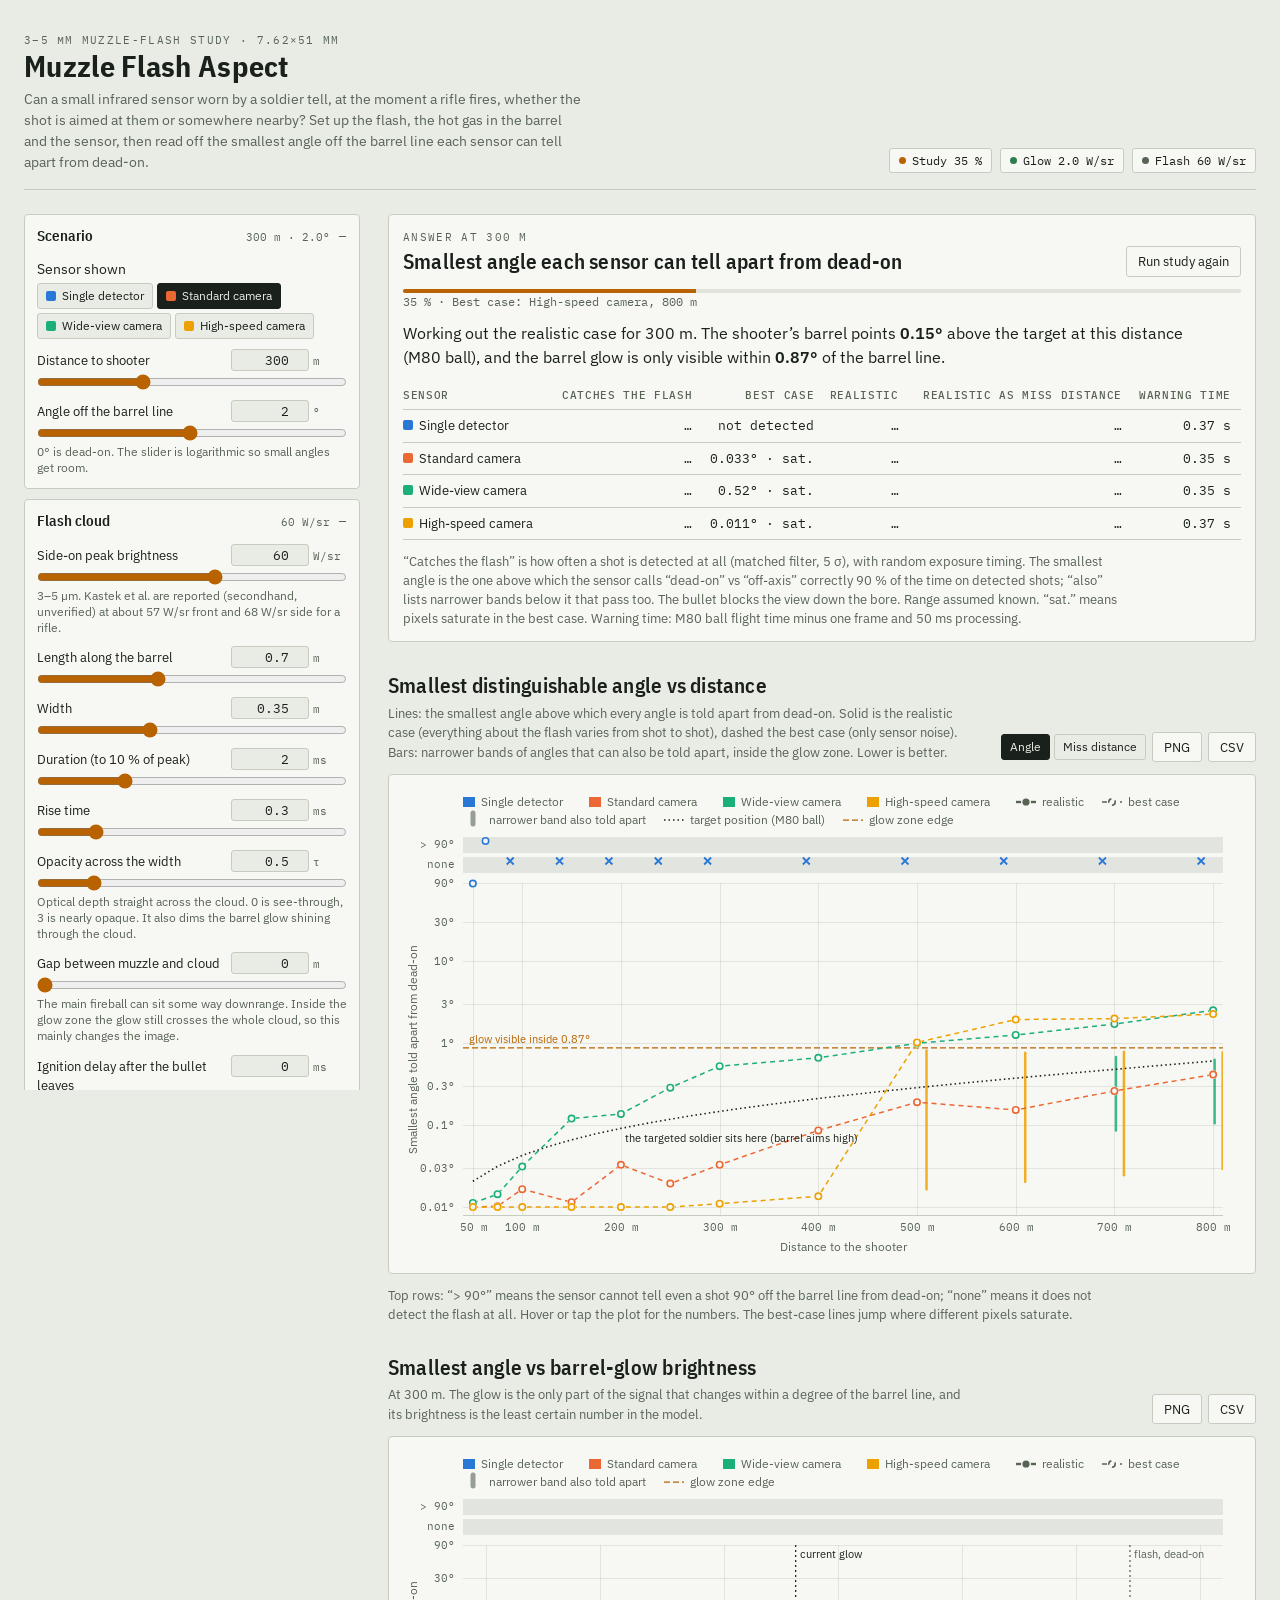
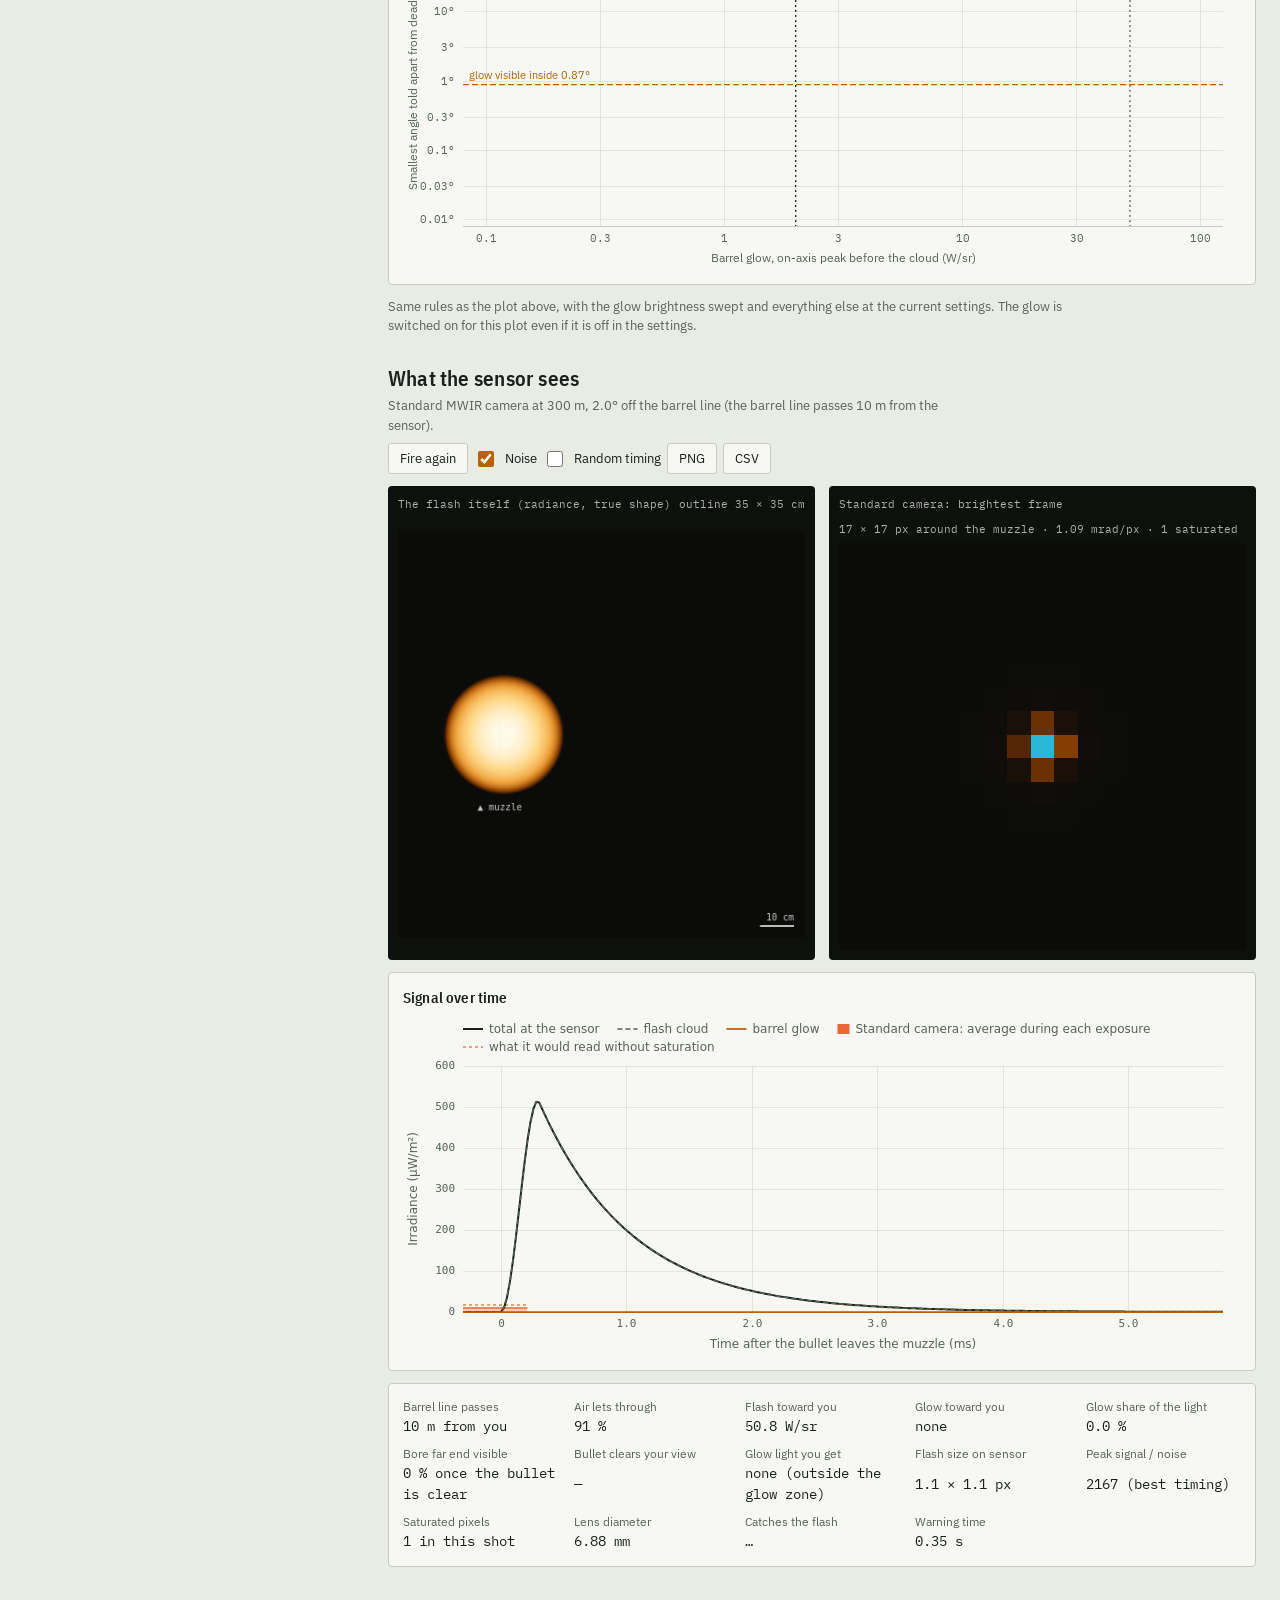
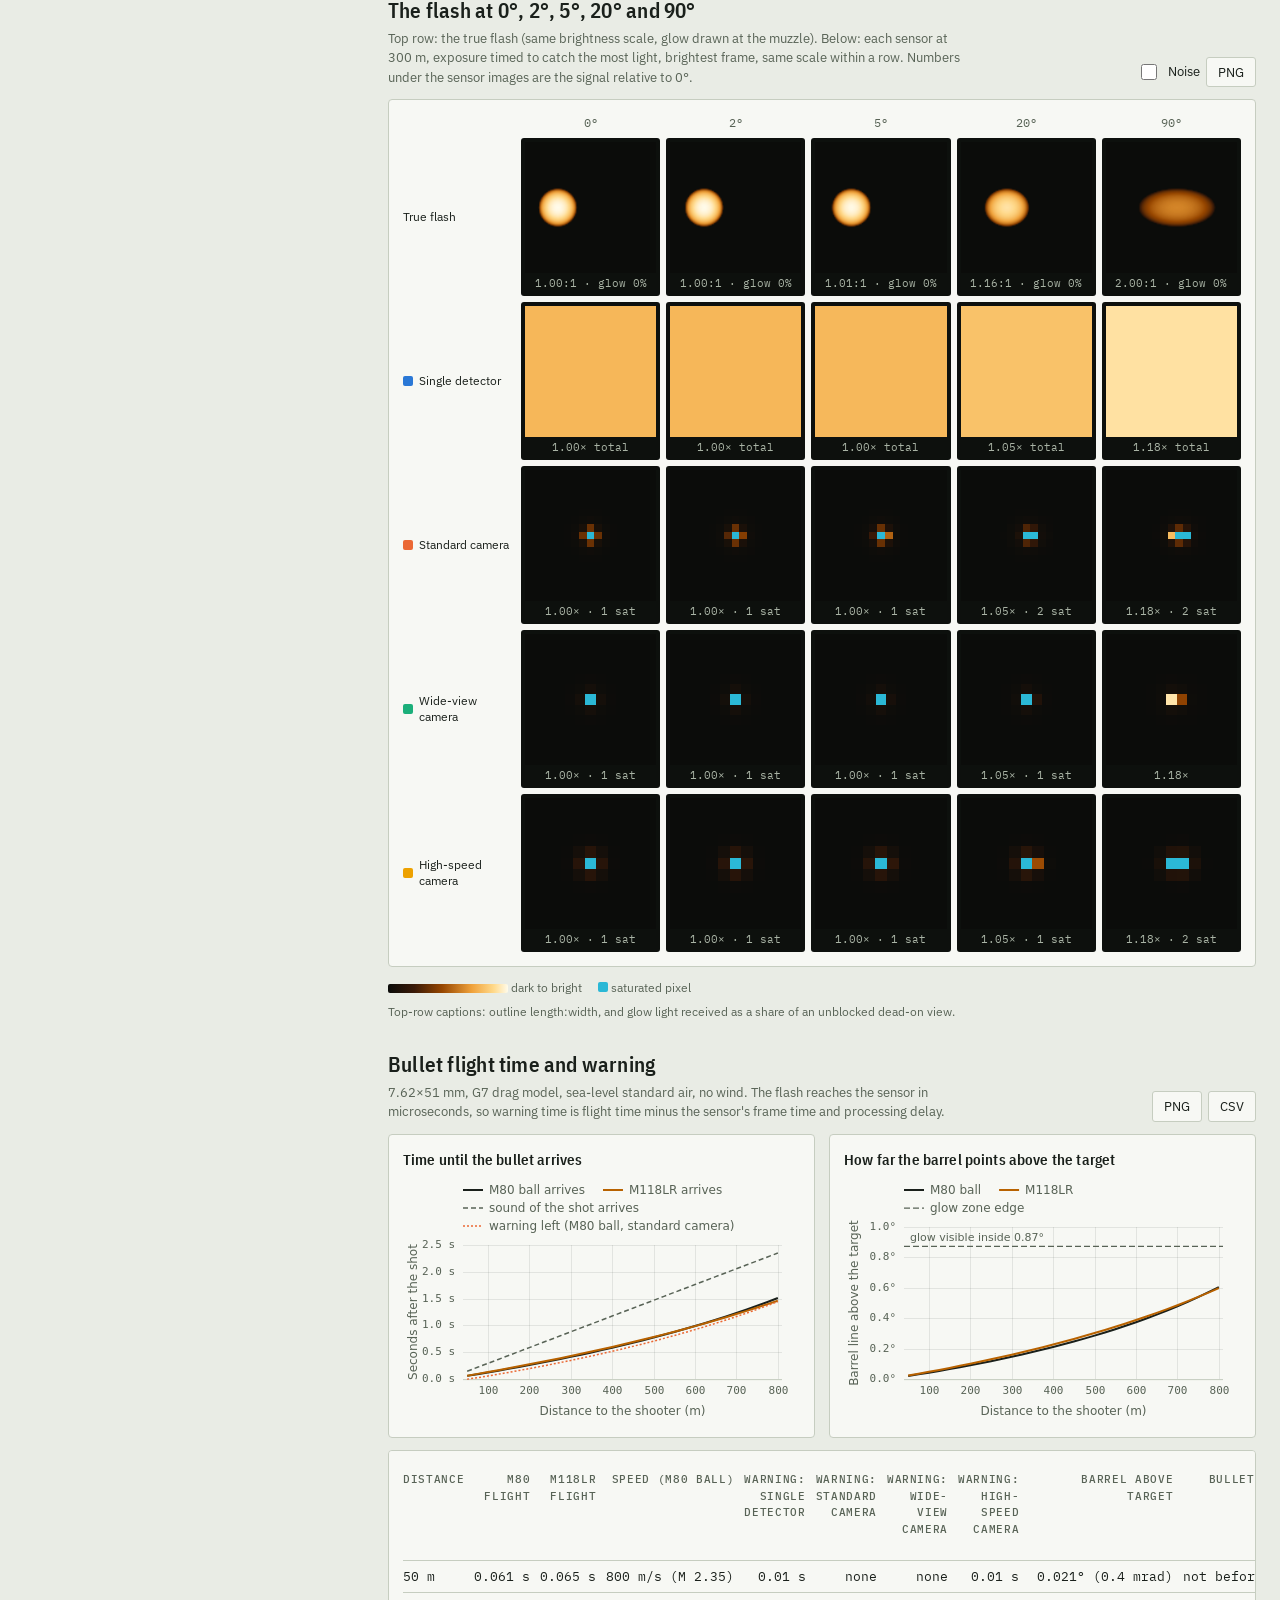
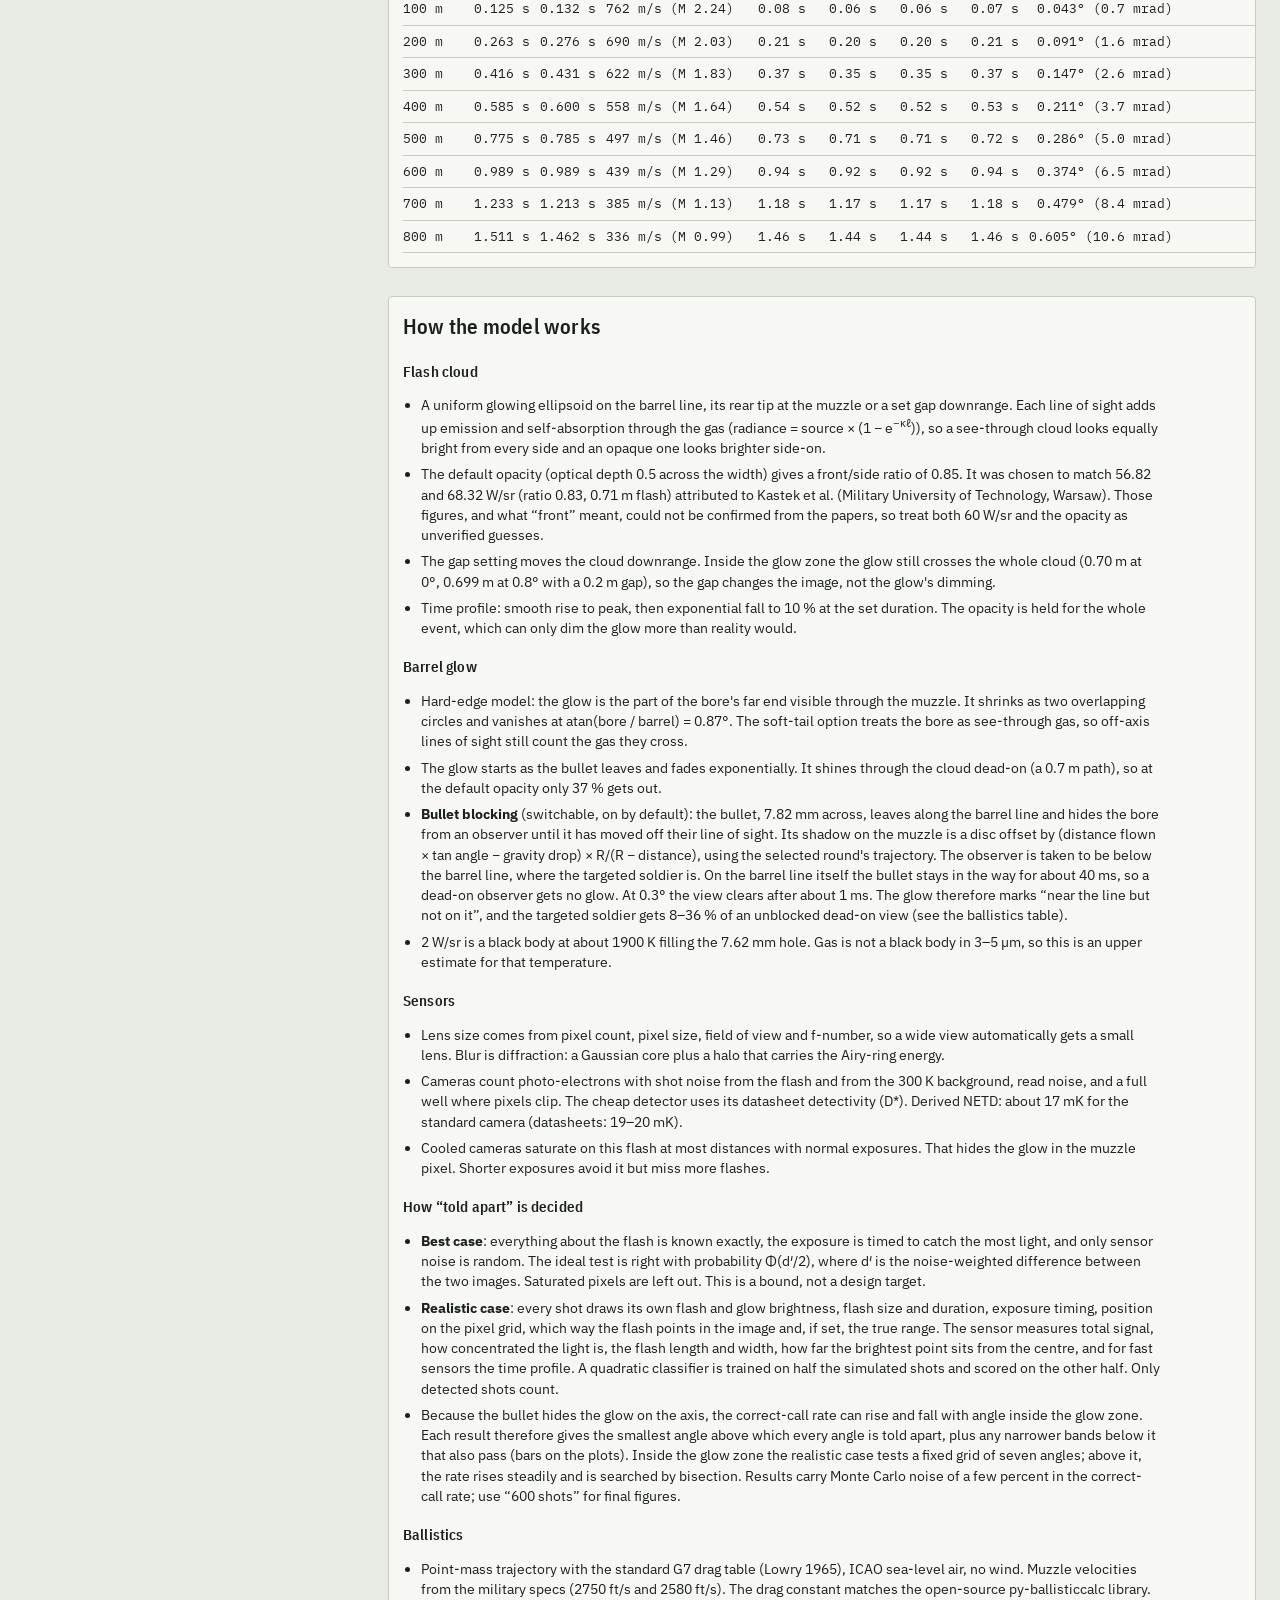
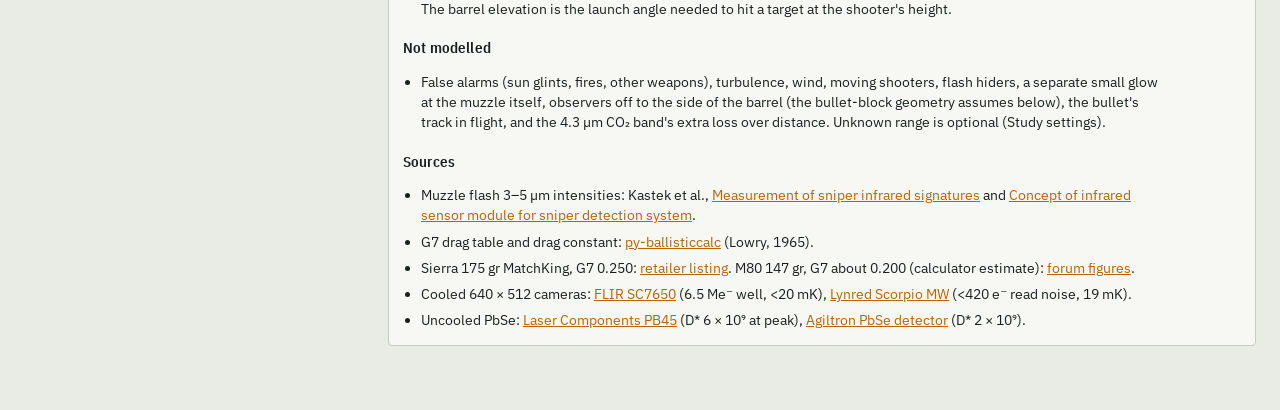
<file: flash-sim/index.html>
<!doctype html>
<html lang="en">
<head>
<meta charset="utf-8">
<meta name="viewport" content="width=device-width, initial-scale=1, viewport-fit=cover">
</head>
<body>
<title>Muzzle Flash Aspect</title>
<meta name="claude:viewport-fit-sides" content="cover">
<link rel="preconnect" href="https://fonts.googleapis.com">
<link rel="preconnect" href="https://fonts.gstatic.com" crossorigin>
<link rel="stylesheet" href="https://fonts.googleapis.com/css2?family=IBM+Plex+Mono:wght@400;500&family=IBM+Plex+Sans+Condensed:wght@500;600;700&family=IBM+Plex+Sans:wght@400;500;600&display=swap">
<style>
/* Layout: range-test console. Settings rail on the left, the answer and its plots in the main column, the evidence (images, traces, ballistics) below. Same family as sim/. */
:root {
  --bg: #e9ece5;
  --surface: #f7f8f4;
  --surface-2: #dfe3d9;
  --ink: #1a201b;
  --muted: #586356;
  --line: #c6cdc0;
  --accent: #b86200;
  --accent-ink: #ffffff;
  --ok: #2e7d4f;
  --warn: #a8700f;
  --bad: #b3261e;
  --view-bg: #0d100d;
  --view-ink: #e6ebe1;
  --s1: #2a78d6;
  --s2: #eb6834;
  --s3: #1baf7a;
  --s4: #eda100;
  --sat: #2bb8d6;
  --font-display: "IBM Plex Sans Condensed", "Arial Narrow", system-ui, sans-serif;
  --font-body: "IBM Plex Sans", system-ui, -apple-system, "Segoe UI", sans-serif;
  --font-data: "IBM Plex Mono", ui-monospace, "SFMono-Regular", Menlo, monospace;
}
@media (prefers-color-scheme: dark) {
  :root:not([data-theme="light"]) {
    --bg: #111511; --surface: #191e19; --surface-2: #222922; --ink: #e1e7dc; --muted: #93a08f; --line: #2d362d;
    --accent: #f0a23b; --accent-ink: #1a1408; --ok: #5cc48a; --warn: #e3b04b; --bad: #ef6b5e;
    --view-bg: #080a08; --view-ink: #e6ebe1;
    --s1: #3987e5; --s2: #d95926; --s3: #199e70; --s4: #c98500; --sat: #3fc9e6;
    color-scheme: dark;
  }
}
:root[data-theme="dark"] {
  --bg: #111511; --surface: #191e19; --surface-2: #222922; --ink: #e1e7dc; --muted: #93a08f; --line: #2d362d;
  --accent: #f0a23b; --accent-ink: #1a1408; --ok: #5cc48a; --warn: #e3b04b; --bad: #ef6b5e;
  --view-bg: #080a08; --view-ink: #e6ebe1;
  --s1: #3987e5; --s2: #d95926; --s3: #199e70; --s4: #c98500; --sat: #3fc9e6;
  color-scheme: dark;
}
* { box-sizing: border-box; }
body {
  background: var(--bg); color: var(--ink); font-family: var(--font-body); font-size: 14px; line-height: 1.5;
  padding-left: max(16px, env(safe-area-inset-left, 0px)); padding-right: max(16px, env(safe-area-inset-right, 0px));
  padding-block: 0 56px;
}
.wrap { max-width: 1360px; margin: 0 auto; display: grid; gap: 24px; }
h1, h2, h3 { font-family: var(--font-display); text-wrap: balance; margin: 0; letter-spacing: 0.01em; }
h1 { font-size: 30px; font-weight: 700; line-height: 1.15; }
h2 { font-size: 21px; font-weight: 600; }
h3 { font-size: 15px; font-weight: 600; }
p { margin: 0; max-width: 72ch; }
a { color: var(--accent); }
.eyebrow { font-family: var(--font-data); font-size: 11px; letter-spacing: 0.12em; text-transform: uppercase; color: var(--muted); }
.mono, .num { font-family: var(--font-data); font-variant-numeric: tabular-nums; }
.muted { color: var(--muted); }
header.top { display: flex; flex-wrap: wrap; justify-content: space-between; align-items: end; gap: 12px 24px; padding-block: 24px 16px; border-bottom: 1px solid var(--line); }
header.top .lede { color: var(--muted); max-width: 70ch; margin-top: 6px; }
.status-strip { display: flex; gap: 8px; flex-wrap: wrap; }
.chip { display: inline-flex; align-items: center; gap: 6px; font-family: var(--font-data); font-size: 11.5px; padding: 3px 9px; border-radius: 3px; border: 1px solid var(--line); background: var(--surface); white-space: nowrap; }
.chip i { width: 7px; height: 7px; border-radius: 50%; background: var(--muted); display: inline-block; }
.chip.ok i { background: var(--ok); } .chip.warn i { background: var(--warn); } .chip.bad i { background: var(--bad); } .chip.run i { background: var(--accent); }

.layout { display: grid; grid-template-columns: minmax(290px, 340px) minmax(0, 1fr); gap: 24px; align-items: start; }
@media (max-width: 1020px) { .layout { grid-template-columns: minmax(0, 1fr); } }

/* settings rail */
.rail { display: grid; grid-template-columns: minmax(0, 1fr); gap: 10px; min-width: 0; position: sticky; top: calc(env(safe-area-inset-top, 0px) + 12px); max-height: calc(100vh - 24px); overflow-y: auto; padding-right: 4px; overscroll-behavior: contain; }
@media (max-width: 1020px) { .rail { position: static; max-height: none; overflow: visible; order: 2; } .main { order: 1; } }
details.group { min-width: 0; background: var(--surface); border: 1px solid var(--line); border-radius: 4px; }
details.group > summary { list-style: none; cursor: pointer; padding: 10px 12px; display: flex; justify-content: space-between; align-items: baseline; gap: 8px; font-family: var(--font-display); font-weight: 600; font-size: 14.5px; }
details.group > summary::-webkit-details-marker { display: none; }
details.group > summary::after { content: "+"; font-family: var(--font-data); color: var(--muted); }
details.group[open] > summary::after { content: "–"; }
details.group > summary .sub { font-family: var(--font-data); font-size: 11px; color: var(--muted); font-weight: 400; margin-left: auto; }
.group-body { padding: 2px 12px 12px; display: grid; gap: 10px; }
.ctl { display: grid; gap: 3px; }
.ctl-head { display: flex; justify-content: space-between; align-items: baseline; gap: 8px; }
.ctl label { font-size: 13px; }
.ctl .val { display: inline-flex; align-items: baseline; gap: 4px; }
.ctl input[type="number"] { width: 78px; font-family: var(--font-data); font-size: 12.5px; padding: 2px 4px; text-align: right; background: var(--bg); color: var(--ink); border: 1px solid var(--line); border-radius: 3px; }
.ctl .unit { font-family: var(--font-data); font-size: 11px; color: var(--muted); min-width: 34px; }
.ctl .hint { font-size: 11.5px; color: var(--muted); line-height: 1.4; }
input[type="range"] { width: 100%; accent-color: var(--accent); margin: 0; }
select, button { font: inherit; }
select { background: var(--bg); color: var(--ink); border: 1px solid var(--line); border-radius: 3px; padding: 3px 6px; font-size: 13px; width: 100%; min-width: 0; text-overflow: ellipsis; }
.toggle { display: flex; align-items: center; gap: 8px; font-size: 13px; }
.toggle input { accent-color: var(--accent); width: 16px; height: 16px; }
.derived { font-family: var(--font-data); font-size: 11.5px; color: var(--muted); display: grid; grid-template-columns: auto auto; gap: 1px 10px; padding: 6px 8px; background: var(--surface-2); border-radius: 3px; }
.derived b { color: var(--ink); font-weight: 500; text-align: right; }
.seg { display: flex; flex-wrap: wrap; gap: 4px; }
.seg button { border: 1px solid var(--line); background: var(--bg); color: var(--ink); padding: 3px 8px; border-radius: 3px; font-size: 12px; cursor: pointer; display: inline-flex; align-items: center; gap: 6px; }
.seg button[aria-pressed="true"] { background: var(--ink); color: var(--bg); border-color: var(--ink); }
.swatch { width: 10px; height: 10px; border-radius: 2px; display: inline-block; flex: none; }
.btn { border: 1px solid var(--line); background: var(--surface); color: var(--ink); padding: 5px 11px; border-radius: 3px; cursor: pointer; font-size: 12.5px; display: inline-flex; align-items: center; gap: 6px; }
.btn:hover { border-color: var(--muted); }
.btn.primary { background: var(--accent); border-color: var(--accent); color: var(--accent-ink); font-weight: 600; }
.btn[disabled] { opacity: 0.5; cursor: default; }
button:focus-visible, select:focus-visible, input:focus-visible, summary:focus-visible { outline: 2px solid var(--accent); outline-offset: 2px; }
.rail-actions { display: flex; gap: 8px; flex-wrap: wrap; }

/* main column */
.main { display: grid; gap: 28px; min-width: 0; }
section.panel { display: grid; gap: 12px; min-width: 0; }
.panel-head { display: flex; flex-wrap: wrap; justify-content: space-between; align-items: end; gap: 8px 16px; }
.panel-head p { color: var(--muted); font-size: 13px; margin-top: 2px; }
.tools { display: flex; gap: 6px; flex-wrap: wrap; align-items: center; }
.card { background: var(--surface); border: 1px solid var(--line); border-radius: 4px; padding: 14px; min-width: 0; }
.chart-box { position: relative; width: 100%; }
.chart-box canvas { display: block; width: 100%; }
.tip { position: absolute; pointer-events: none; background: var(--surface); border: 1px solid var(--line); border-radius: 3px; padding: 6px 8px; font-family: var(--font-data); font-size: 11.5px; line-height: 1.45; box-shadow: 0 2px 10px rgba(0,0,0,0.12); white-space: nowrap; z-index: 3; }
.tip .row { display: flex; gap: 8px; align-items: center; justify-content: space-between; }
.tip .swatch { width: 9px; height: 3px; border-radius: 1px; }
.note { font-size: 12.5px; color: var(--muted); max-width: 90ch; }

/* answer block */
.answer { display: grid; gap: 12px; }
.answer-lead { font-size: 15.5px; max-width: 80ch; }
.answer-lead strong { font-weight: 600; }
.progress { height: 4px; background: var(--surface-2); border-radius: 2px; overflow: hidden; }
.progress > i { display: block; height: 100%; width: 0; background: var(--accent); transition: width 0.2s; }
.progress-label { font-family: var(--font-data); font-size: 11.5px; color: var(--muted); }
.tbl-wrap { overflow-x: auto; }
table { border-collapse: collapse; width: 100%; font-size: 13px; }
th, td { text-align: left; padding: 6px 10px 6px 0; border-bottom: 1px solid var(--line); vertical-align: top; }
th { font-family: var(--font-data); font-size: 11px; letter-spacing: 0.06em; text-transform: uppercase; color: var(--muted); font-weight: 500; }
td.num, th.num { text-align: right; font-family: var(--font-data); font-variant-numeric: tabular-nums; }
td.num { white-space: nowrap; }
.pill { display: inline-block; font-family: var(--font-data); font-size: 11px; padding: 1px 6px; border-radius: 3px; border: 1px solid var(--line); white-space: nowrap; }
.pill.bad { color: var(--bad); border-color: currentColor; } .pill.ok { color: var(--ok); border-color: currentColor; } .pill.warn { color: var(--warn); border-color: currentColor; }

/* live view */
.live { display: grid; grid-template-columns: minmax(0, 1fr) minmax(0, 1fr); gap: 14px; }
@media (max-width: 760px) { .live { grid-template-columns: minmax(0, 1fr); } }
.viewer { background: var(--view-bg); border-radius: 4px; padding: 10px; display: grid; gap: 6px; color: var(--view-ink); min-width: 0; }
.viewer canvas { width: 100%; height: auto; aspect-ratio: 1 / 1; image-rendering: pixelated; display: block; border-radius: 2px; }
.viewer canvas.wide { aspect-ratio: 16 / 10; image-rendering: auto; }
.viewer .cap { font-family: var(--font-data); font-size: 11px; color: #a9b3a5; display: flex; justify-content: space-between; gap: 8px; flex-wrap: wrap; }
.readouts { display: grid; grid-template-columns: repeat(auto-fill, minmax(150px, 1fr)); gap: 8px 16px; }
.readout { display: grid; gap: 1px; }
.readout .k { font-size: 11.5px; color: var(--muted); }
.readout .v { font-family: var(--font-data); font-size: 14px; font-variant-numeric: tabular-nums; }

/* angle strip */
.strip-wrap { overflow-x: auto; }
.strip { display: grid; grid-template-columns: 112px repeat(5, minmax(84px, 1fr)); gap: 6px; min-width: 560px; align-items: center; }
.strip .hd { font-family: var(--font-data); font-size: 12px; text-align: center; color: var(--muted); }
.strip .rowlab { font-size: 12px; line-height: 1.3; display: flex; gap: 6px; align-items: center; }
.strip .cell { background: var(--view-bg); border-radius: 3px; padding: 4px; display: grid; gap: 3px; }
.strip .cell canvas { width: 100%; aspect-ratio: 1 / 1; image-rendering: pixelated; display: block; }
.strip .cell .c { font-family: var(--font-data); font-size: 10.5px; color: #a9b3a5; text-align: center; white-space: nowrap; overflow: hidden; text-overflow: ellipsis; }
.legend-row { display: flex; flex-wrap: wrap; gap: 6px 16px; font-size: 12px; color: var(--muted); align-items: center; }
.ramp { width: 120px; height: 9px; border-radius: 2px; display: inline-block; vertical-align: middle; }

.two { display: grid; grid-template-columns: minmax(0, 1fr) minmax(0, 1fr); gap: 14px; }
@media (max-width: 860px) { .two { grid-template-columns: minmax(0, 1fr); } }

.notes { display: grid; gap: 10px; font-size: 13.5px; }
.notes ul { margin: 0; padding-left: 18px; display: grid; gap: 6px; max-width: 95ch; }
.notes h3 { margin-top: 6px; }
.toast { position: fixed; left: 50%; bottom: calc(18px + env(safe-area-inset-bottom, 0px)); transform: translateX(-50%); background: var(--ink); color: var(--bg); padding: 8px 14px; border-radius: 4px; font-size: 13px; z-index: 20; }
@media (prefers-reduced-motion: reduce) { .progress > i { transition: none; } }
</style>

<div class="wrap">
  <header class="top">
    <div>
      <div class="eyebrow">3–5 µm muzzle-flash study · 7.62×51 mm</div>
      <h1>Muzzle Flash Aspect</h1>
      <p class="lede">Can a small infrared sensor worn by a soldier tell, at the moment a rifle fires, whether the shot is aimed at them or somewhere nearby? Set up the flash, the hot gas in the barrel and the sensor, then read off the smallest angle off the barrel line each sensor can tell apart from dead-on.</p>
    </div>
    <div class="status-strip" id="chips"></div>
  </header>

  <div class="layout">
    <aside class="rail" id="rail" aria-label="Settings"></aside>

    <main class="main">
      <section class="panel answer card" aria-labelledby="answer-h">
        <div class="panel-head">
          <div>
            <div class="eyebrow" id="answer-eyebrow">Answer at 300 m</div>
            <h2 id="answer-h">Smallest angle each sensor can tell apart from dead-on</h2>
          </div>
          <div class="tools"><button class="btn" id="run-btn" type="button">Run study again</button></div>
        </div>
        <div>
          <div class="progress" aria-hidden="true"><i id="prog-bar"></i></div>
          <div class="progress-label" id="prog-label" role="status">Starting…</div>
        </div>
        <p class="answer-lead" id="answer-lead"></p>
        <div class="tbl-wrap"><table id="answer-table"></table></div>
        <p class="note" id="answer-note"></p>
      </section>

      <section class="panel" aria-labelledby="main-h">
        <div class="panel-head">
          <div>
            <h2 id="main-h">Smallest distinguishable angle vs distance</h2>
            <p>Lines: the smallest angle above which every angle is told apart from dead-on. Solid is the realistic case (everything about the flash varies from shot to shot), dashed the best case (only sensor noise). Bars: narrower bands of angles that can also be told apart, inside the glow zone. Lower is better.</p>
          </div>
          <div class="tools">
            <div class="seg" role="group" aria-label="Plot units">
              <button type="button" id="mode-angle" aria-pressed="true">Angle</button>
              <button type="button" id="mode-miss" aria-pressed="false">Miss distance</button>
            </div>
            <button class="btn" type="button" id="exp-main-png">PNG</button>
            <button class="btn" type="button" id="exp-main-csv">CSV</button>
          </div>
        </div>
        <div class="card"><div class="chart-box" id="chart-main"></div></div>
        <p class="note">Top rows: “&gt; 90°” means the sensor cannot tell even a shot 90° off the barrel line from dead-on; “none” means it does not detect the flash at all. Hover or tap the plot for the numbers. The best-case lines jump where different pixels saturate.</p>
      </section>

      <section class="panel" aria-labelledby="sweep-h">
        <div class="panel-head">
          <div>
            <h2 id="sweep-h">Smallest angle vs barrel-glow brightness</h2>
            <p id="sweep-sub">At 300 m. The glow is the only part of the signal that changes within a degree of the barrel line, and its brightness is the least certain number in the model.</p>
          </div>
          <div class="tools">
            <button class="btn" type="button" id="exp-sweep-png">PNG</button>
            <button class="btn" type="button" id="exp-sweep-csv">CSV</button>
          </div>
        </div>
        <div class="card"><div class="chart-box" id="chart-sweep"></div></div>
        <p class="note">Same rules as the plot above, with the glow brightness swept and everything else at the current settings. The glow is switched on for this plot even if it is off in the settings.</p>
      </section>

      <section class="panel" aria-labelledby="live-h">
        <div class="panel-head">
          <div>
            <h2 id="live-h">What the sensor sees</h2>
            <p id="live-sub">One shot at the distance and angle set in the Scenario group.</p>
          </div>
          <div class="tools">
            <button class="btn" type="button" id="fire-btn">Fire again</button>
            <label class="toggle"><input type="checkbox" id="live-noise" checked> Noise</label>
            <label class="toggle"><input type="checkbox" id="live-random" > Random timing</label>
            <button class="btn" type="button" id="exp-live-png">PNG</button>
            <button class="btn" type="button" id="exp-live-csv">CSV</button>
          </div>
        </div>
        <div class="live">
          <div class="viewer">
            <div class="cap"><span>The flash itself (radiance, true shape)</span><span id="true-cap"></span></div>
            <canvas id="true-canvas" width="440" height="440" style="image-rendering:auto"></canvas>
          </div>
          <div class="viewer">
            <div class="cap"><span id="sens-title">Sensor image</span><span id="sens-cap"></span></div>
            <canvas id="sens-canvas" width="320" height="320"></canvas>
          </div>
        </div>
        <div class="card">
          <h3 style="margin-bottom:6px">Signal over time</h3>
          <div class="chart-box" id="chart-time"></div>
        </div>
        <div class="readouts card" id="readouts"></div>
      </section>

      <section class="panel" aria-labelledby="strip-h">
        <div class="panel-head">
          <div>
            <h2 id="strip-h">The flash at 0°, 2°, 5°, 20° and 90°</h2>
            <p id="strip-sub">Top row: the true flash. Below: each sensor at the scenario distance, exposure timed to catch the most light.</p>
          </div>
          <div class="tools">
            <label class="toggle"><input type="checkbox" id="strip-noise"> Noise</label>
            <button class="btn" type="button" id="exp-strip-png">PNG</button>
          </div>
        </div>
        <div class="card strip-wrap"><div class="strip" id="strip"></div></div>
        <div class="legend-row" id="strip-legend"></div>
      </section>

      <section class="panel" aria-labelledby="bal-h">
        <div class="panel-head">
          <div>
            <h2 id="bal-h">Bullet flight time and warning</h2>
            <p>7.62×51 mm, G7 drag model, sea-level standard air, no wind. The flash reaches the sensor in microseconds, so warning time is flight time minus the sensor's frame time and processing delay.</p>
          </div>
          <div class="tools">
            <button class="btn" type="button" id="exp-bal-png">PNG</button>
            <button class="btn" type="button" id="exp-bal-csv">CSV</button>
          </div>
        </div>
        <div class="two">
          <div class="card"><h3 style="margin-bottom:6px">Time until the bullet arrives</h3><div class="chart-box" id="chart-tof"></div></div>
          <div class="card"><h3 style="margin-bottom:6px">How far the barrel points above the target</h3><div class="chart-box" id="chart-se"></div></div>
        </div>
        <div class="card tbl-wrap"><table id="bal-table"></table></div>
      </section>

      <section class="panel notes card" aria-labelledby="notes-h" id="notes"></section>
    </main>
  </div>
</div>
<div class="toast" id="toast" hidden></div>
<script id="core-src">/*
 * Muzzle Flash Aspect: physics core.
 * Pure functions, no DOM. Runs in the browser (window.FlashCore) and in Node (module.exports).
 * SI units internally: metres, seconds, radians, watts. Angles in the public API are degrees where named *Deg.
 */
(function (root) {
  'use strict';

  // ------------------------------------------------------------------ constants
  const PHYS = { h: 6.62607015e-34, c: 2.99792458e8, kB: 1.380649e-23 };
  const BAND = [3e-6, 5e-6];          // sensor band, m
  const LAMBDA_EFF = 4.3e-6;          // effective flash wavelength: photon energy and diffraction blur
  const E_PHOT = PHYS.h * PHYS.c / LAMBDA_EFF;
  const DEG = Math.PI / 180;
  const RHO_STD = 1.2250;             // ICAO sea-level air density, kg/m^3
  const SOUND_STD = 340.29;           // ICAO sea-level speed of sound, m/s
  const G = 9.80665;
  const LB_IN2_TO_KG_M2 = 703.0696;   // 1 lb/in^2 in kg/m^2 (ballistic coefficient units)

  // ------------------------------------------------------------------ maths helpers
  // erf, Abramowitz & Stegun 7.1.26 (|error| < 1.5e-7)
  function erf(x) {
    const s = x < 0 ? -1 : 1;
    const ax = Math.abs(x);
    const t = 1 / (1 + 0.3275911 * ax);
    const y = 1 - ((((1.061405429 * t - 1.453152027) * t + 1.421413741) * t - 0.284496736) * t + 0.254829592) * t * Math.exp(-ax * ax);
    return s * y;
  }
  function normCdf(x) { return 0.5 * (1 + erf(x / Math.SQRT2)); }
  // Inverse normal CDF (Acklam), relative error < 1.2e-9
  function normInv(p) {
    if (p <= 0) return -Infinity;
    if (p >= 1) return Infinity;
    const a = [-3.969683028665376e+01, 2.209460984245205e+02, -2.759285104469687e+02, 1.383577518672690e+02, -3.066479806614716e+01, 2.506628277459239e+00];
    const b = [-5.447609879822406e+01, 1.615858368580409e+02, -1.556989798598866e+02, 6.680131188771972e+01, -1.328068155288572e+01];
    const c = [-7.784894002430293e-03, -3.223964580411365e-01, -2.400758277161838e+00, -2.549732539343734e+00, 4.374664141464968e+00, 2.938163982698783e+00];
    const d = [7.784695709041462e-03, 3.224671290700398e-01, 2.445134137142996e+00, 3.754408661907416e+00];
    const pl = 0.02425;
    let q, r;
    if (p < pl) {
      q = Math.sqrt(-2 * Math.log(p));
      return (((((c[0] * q + c[1]) * q + c[2]) * q + c[3]) * q + c[4]) * q + c[5]) / ((((d[0] * q + d[1]) * q + d[2]) * q + d[3]) * q + 1);
    }
    if (p > 1 - pl) {
      q = Math.sqrt(-2 * Math.log(1 - p));
      return -(((((c[0] * q + c[1]) * q + c[2]) * q + c[3]) * q + c[4]) * q + c[5]) / ((((d[0] * q + d[1]) * q + d[2]) * q + d[3]) * q + 1);
    }
    q = p - 0.5; r = q * q;
    return (((((a[0] * r + a[1]) * r + a[2]) * r + a[3]) * r + a[4]) * r + a[5]) * q / (((((b[0] * r + b[1]) * r + b[2]) * r + b[3]) * r + b[4]) * r + 1);
  }
  // Seeded PRNG (mulberry32) with Gaussian draws (Box-Muller)
  function makeRng(seed) {
    let a = seed >>> 0;
    let spare = null;
    function u() {
      a = (a + 0x6D2B79F5) | 0;
      let t = Math.imul(a ^ (a >>> 15), 1 | a);
      t = (t + Math.imul(t ^ (t >>> 7), 61 | t)) ^ t;
      return ((t ^ (t >>> 14)) >>> 0) / 4294967296;
    }
    function n() {
      if (spare !== null) { const s = spare; spare = null; return s; }
      let u1 = u();
      while (u1 <= 1e-300) u1 = u();
      const u2 = u();
      const r = Math.sqrt(-2 * Math.log(u1));
      spare = r * Math.sin(2 * Math.PI * u2);
      return r * Math.cos(2 * Math.PI * u2);
    }
    return { u, n };
  }
  function hashSeed() {
    let h = 2166136261 >>> 0;
    for (let i = 0; i < arguments.length; i++) {
      let v = Math.floor(arguments[i] * 1000003) | 0;
      for (let k = 0; k < 4; k++) { h ^= (v & 0xff); h = Math.imul(h, 16777619) >>> 0; v >>>= 8; }
    }
    return h >>> 0;
  }
  function simpson(f, a, b, n) {
    if (n % 2) n++;
    const h = (b - a) / n;
    let s = f(a) + f(b);
    for (let i = 1; i < n; i++) s += f(a + i * h) * (i % 2 ? 4 : 2);
    return s * h / 3;
  }
  function logSumExp(arr, n) {
    let m = -Infinity;
    for (let i = 0; i < n; i++) if (arr[i] > m) m = arr[i];
    if (m === -Infinity) return -Infinity;
    let s = 0;
    for (let i = 0; i < n; i++) s += Math.exp(arr[i] - m);
    return m + Math.log(s);
  }

  // ------------------------------------------------------------------ black-body helpers
  const C2 = PHYS.h * PHYS.c / PHYS.kB;
  // Photon radiance in band, photons s^-1 m^-2 sr^-1
  function planckPhotonRadiance(T, l1, l2) {
    l1 = l1 || BAND[0]; l2 = l2 || BAND[1];
    if (!(T > 0)) return 0;
    return simpson(l => 2 * PHYS.c / Math.pow(l, 4) / Math.expm1(C2 / (l * T)), l1, l2, 400);
  }
  // Band radiance, W m^-2 sr^-1
  function planckBandRadiance(T, l1, l2) {
    l1 = l1 || BAND[0]; l2 = l2 || BAND[1];
    if (!(T > 0)) return 0;
    return simpson(l => 2 * PHYS.h * PHYS.c * PHYS.c / Math.pow(l, 5) / Math.expm1(C2 / (l * T)), l1, l2, 400);
  }
  // Black-body temperature that gives radiance L (W m^-2 sr^-1) in band (bisection)
  function bandRadianceToTemperature(L) {
    if (!(L > 0)) return 0;
    let lo = 200, hi = 6000;
    for (let i = 0; i < 60; i++) {
      const mid = 0.5 * (lo + hi);
      if (planckBandRadiance(mid) < L) lo = mid; else hi = mid;
    }
    return 0.5 * (lo + hi);
  }

  // ------------------------------------------------------------------ defaults
  const DEFAULTS = {
    flash: {
      length: 0.7,        // m, along the barrel line
      width: 0.35,        // m
      peakSide: 60,       // W/sr, side-on peak radiant intensity, 3-5 um
      duration: 2.0e-3,   // s, onset to 10 % of peak
      rise: 0.3e-3,       // s, onset to peak
      opacity: 0.5,       // optical depth straight across the cloud's width
      onset: 0,           // s, delay of cloud ignition after the bullet leaves
      gap: 0              // m, gap between the muzzle and the rear of the cloud
    },
    glow: {
      on: true,
      peak: 2.0,          // W/sr, on-axis peak before passing through the cloud
      decay: 1.0e-3,      // s, exponential fade time
      model: 'edge',      // 'edge' = seen only while the far end of the bore is visible; 'column' = see-through gas column
      bore: 7.62e-3,      // m
      barrel: 0.5,        // m
      bulletBlock: true,  // the bullet hides the bore until it moves off the line of sight
      bulletDiameter: 7.82e-3 // m (0.308 in groove diameter)
    },
    suppressor: { on: false, flashFactor: 10, glowMode: 'unchanged' }, // glowMode: unchanged | dimmed | hidden
    atmosphere: { beta: 0.3, sceneT: 300 },  // beta: extinction per km (Beer-Lambert); scene temperature K
    study: { flashVar: 0.30, glowVar: 0.15, shapeVar: 0.15, timeVar: 0.15, rangeVar: 0, detSNR: 5, pc: 0.90, latency: 0.05, ammo: 'M80', quality: 'normal', sweepRange: 300 }
  };

  // Sensor presets. All optics are derived from pixel count, pitch, field of view and f-number,
  // so a wide view automatically gets a small lens.
  const SENSORS = [
    {
      id: 'single', name: 'Single detector', short: 'Single detector',
      desc: 'One uncooled PbSe-type element, 2 × 2 mm, 3–5 µm filter. No image.',
      nx: 1, ny: 1, pitch: 2e-3, fov: 60, fnum: 1.0, tau: 0.8,
      frameRate: 10000, tint: 1.0e-4, qe: 0.5, well: Infinity, read: 0, dark: 0, dstar: 2e9
    },
    {
      id: 'std', name: 'Standard MWIR camera', short: 'Standard camera',
      desc: 'Cooled 640 × 512 camera, 15 µm pixels, 60 frames/s, 40° view.',
      nx: 640, ny: 512, pitch: 15e-6, fov: 40, fnum: 2.0, tau: 0.85,
      frameRate: 60, tint: 2.0e-3, qe: 0.8, well: 6.5e6, read: 400, dark: 0, dstar: 0
    },
    {
      id: 'wide', name: 'Standard MWIR camera, wide view', short: 'Wide-view camera',
      desc: 'Same camera with a 120° lens. Covers more sky with coarser pixels and a smaller lens.',
      nx: 640, ny: 512, pitch: 15e-6, fov: 120, fnum: 2.0, tau: 0.85,
      frameRate: 60, tint: 2.0e-3, qe: 0.8, well: 6.5e6, read: 400, dark: 0, dstar: 0
    },
    {
      id: 'fast', name: 'High-speed MWIR camera (best case)', short: 'High-speed camera',
      desc: 'Cooled lab camera, 320 × 256 window of a 25 µm array at 2000 frames/s. Not wearable.',
      nx: 320, ny: 256, pitch: 25e-6, fov: 40, fnum: 2.0, tau: 0.85,
      frameRate: 2000, tint: 0.45e-3, qe: 0.8, well: 1.1e7, read: 500, dark: 0, dstar: 0
    }
  ];

  function clone(o) { return JSON.parse(JSON.stringify(o, (k, v) => (v === Infinity ? 'Infinity' : v)), (k, v) => (v === 'Infinity' ? Infinity : v)); }
  function defaultParams() {
    return { flash: clone(DEFAULTS.flash), glow: clone(DEFAULTS.glow), suppressor: clone(DEFAULTS.suppressor), atmosphere: clone(DEFAULTS.atmosphere), study: clone(DEFAULTS.study) };
  }
  function defaultSensors() { return SENSORS.map(clone); }

  // ------------------------------------------------------------------ flash cloud (ellipsoid)
  // Homogeneous ellipsoid, semi-axes a (along barrel) and b, rear tip at the muzzle.
  // Absorption coefficient kappa = opacity / width. Emission coefficient j (W m^-3 sr^-1).
  // Radiance of a line of sight with chord l: L = (j/kappa) (1 - exp(-kappa l)).
  // Seen at angle theta from the barrel axis the projected outline is an ellipse with semi-axes ap, b,
  // and the chord through the projected point at normalised elliptical radius r is lc sqrt(1 - r^2).
  function plumeGeom(fl, th) {
    const a = fl.length / 2, b = fl.width / 2;
    const s = Math.sin(th), c = Math.cos(th);
    const ap = Math.sqrt(a * a * s * s + b * b * c * c);
    return { a, b, ap, lc: 2 * a * b / ap, uc: (a + (fl.gap || 0)) * s, kappa: fl.opacity / fl.width };
  }
  // H(tau) = F(tau)/tau with F(tau) = 1/2 - (1 - e^-tau (1 + tau))/tau^2.  H(0) = 1/3.
  function Hfun(t) {
    if (t < 0.02) return 1 / 3 - t / 8 + t * t / 30 - t * t * t / 144 + t * t * t * t / 840;
    return 0.5 / t - (1 - Math.exp(-t) * (1 + t)) / (t * t * t);
  }
  // phi(x) = (1 - e^-x)/x
  function phiFun(x) { return x < 1e-6 ? 1 - x / 2 : -Math.expm1(-x) / x; }
  function flashScale(p) { return p.suppressor && p.suppressor.on ? 1 / Math.max(1, p.suppressor.flashFactor) : 1; }
  // Emission coefficient set so that the side-on peak equals peakSide.
  function plumeEmission(p) {
    const fl = p.flash, a = fl.length / 2, b = fl.width / 2;
    const kappa = fl.opacity / fl.width;
    return fl.peakSide * flashScale(p) / (4 * Math.PI * a * b * b * Hfun(kappa * fl.width));
  }
  // Peak radiant intensity of the cloud seen at angle th (W/sr): I = j 4 pi a b^2 H(kappa lc)
  function plumeIntensity(p, th) {
    const g = plumeGeom(p.flash, th);
    return plumeEmission(p) * 4 * Math.PI * g.a * g.b * g.b * Hfun(g.kappa * g.lc);
  }
  // Radiance at a projected point (u along the projected barrel, v across), metres from the muzzle
  function plumeRadiance(p, th, u, v, geom) {
    const g = geom || plumeGeom(p.flash, th);
    const du = (u - g.uc) / g.ap, dv = v / g.b;
    const r2 = du * du + dv * dv;
    if (r2 >= 1) return 0;
    const l = g.lc * Math.sqrt(1 - r2);
    return plumeEmission(p) * l * phiFun(g.kappa * l);
  }
  // Path length inside the cloud for light leaving the muzzle towards the sensor.
  // The muzzle sits 'gap' behind the cloud's rear tip on the barrel axis.
  function glowCloudPath(fl, th) {
    const a = fl.length / 2, b = fl.width / 2;
    const c = Math.cos(th), s = Math.sin(th);
    const x0 = -(a + (fl.gap || 0));
    const A = c * c / (a * a) + s * s / (b * b), B = 2 * x0 * c / (a * a), Cq = x0 * x0 / (a * a) - 1;
    const disc = B * B - 4 * A * Cq;
    if (disc <= 0) return 0;
    const sq = Math.sqrt(disc);
    const t1 = (-B - sq) / (2 * A), t2 = (-B + sq) / (2 * A);
    return Math.max(0, Math.max(0, t2) - Math.max(0, t1));
  }

  // ------------------------------------------------------------------ barrel glow
  // Visible fraction of the bore's hot gas seen down the barrel at angle th.
  // 'edge':   fraction of the bore's far end visible through the muzzle (overlap of two circles).
  // 'column': see-through gas: each line of sight counts its path length inside the bore, up to the full barrel.
  // Both multiplied by cos(th) for the projected muzzle area.
  function boreFraction(gl, th) {
    if (th <= 0) return 1;
    const r = gl.bore / 2, s = gl.barrel * Math.tan(th), c = Math.cos(th);
    if (gl.model !== 'column') {
      if (s >= 2 * r) return 0;
      const x = s / (2 * r);
      return (2 / Math.PI) * (Math.acos(x) - x * Math.sqrt(1 - x * x)) * c;
    }
    // integrate over chords across the muzzle: y = r sin(f), chord length 2w, w = r cos(f)
    const N = 400;
    let acc = 0;
    for (let i = 0; i < N; i++) {
      const f = -Math.PI / 2 + (i + 0.5) * Math.PI / N;
      const w = r * Math.cos(f);
      const len = 2 * w;
      const inner = len <= s ? len * len / (2 * s) : len - s / 2;
      acc += inner * r * Math.cos(f) * (Math.PI / N);
    }
    return Math.min(1, acc / (Math.PI * r * r)) * c;
  }
  function glowCutoffDeg(gl) { return Math.atan(gl.bore / gl.barrel) / DEG; }
  function glowSuppressorScale(p) {
    if (!p.suppressor || !p.suppressor.on) return 1;
    if (p.suppressor.glowMode === 'hidden') return 0;
    if (p.suppressor.glowMode === 'dimmed') return 1 / Math.max(1, p.suppressor.flashFactor);
    return 1;
  }
  function glowCloudTransmission(p, th) {
    const g = plumeGeom(p.flash, th);
    return Math.exp(-g.kappa * glowCloudPath(p.flash, th));
  }
  // Peak glow intensity reaching the sensor direction (after the cloud), W/sr
  function glowIntensity(p, th) {
    if (!p.glow.on) return 0;
    return p.glow.peak * boreFraction(p.glow, th) * glowSuppressorScale(p) * glowCloudTransmission(p, th);
  }
  // Equivalent black-body temperature of the glow (radiance = peak / bore area)
  function glowEquivalentTemperature(gl) {
    const A = Math.PI * gl.bore * gl.bore / 4;
    return bandRadianceToTemperature(gl.peak / A);
  }

  // ------------------------------------------------------------------ time profiles
  // Cloud: sin^2 rise over 'rise', then exponential fall reaching 10 % of peak at 'duration' after onset.
  function plumePulse(fl, scale) {
    scale = scale || 1;
    const t0 = fl.onset || 0;
    const tr = Math.max(1e-6, fl.rise * scale);
    const D = Math.max(fl.duration * scale, tr * 1.05);
    const td = (D - tr) / Math.LN10;
    function g(t) {
      const s = t - t0;
      if (s <= 0) return 0;
      if (s < tr) { const q = Math.sin(Math.PI * s / (2 * tr)); return q * q; }
      return Math.exp(-(s - tr) / td);
    }
    function Gc(t) {
      const s = t - t0;
      if (s <= 0) return 0;
      if (s < tr) return s / 2 - tr / (2 * Math.PI) * Math.sin(Math.PI * s / tr);
      return tr / 2 + td * (1 - Math.exp(-(s - tr) / td));
    }
    return { g, G: Gc, tEnd: t0 + tr + td * Math.log(100), energy: tr / 2 + td, t0, tr, td };
  }
  // Glow: visible from the moment the bullet leaves (t = 0), exponential fade.
  function glowPulse(gl, scale) {
    const tau = Math.max(1e-6, gl.decay * (scale || 1));
    return {
      g: t => (t < 0 ? 0 : Math.exp(-t / tau)),
      G: t => (t <= 0 ? 0 : tau * (1 - Math.exp(-t / tau))),
      tEnd: tau * Math.log(100), energy: tau, tau
    };
  }
  function atmTransmission(p, R) { return Math.exp(-(p.atmosphere.beta || 0) * R / 1000); }

  // ------------------------------------------------------------------ bullet blocking the view down the bore
  // The bullet leaves along the barrel line. For an observer at angle th it hides part or all of the muzzle until it has
  // moved off the observer's line of sight. The observer is taken to be in the vertical plane below the barrel line,
  // where the targeted soldier is, so the bullet's gravity drop moves it back towards that line of sight.
  // On the muzzle plane, as seen from the observer, the bullet is a disc of radius k*rb centred k*s from the muzzle
  // centre, on the side away from the visible part of the bore: s = x tan(th) - drop, k = R / (R - x) (parallax).
  const _trackCache = {};
  function bulletTrack(ammoId) {
    if (_trackCache[ammoId]) return _trackCache[ammoId];
    const tr = trajectory(AMMO[ammoId] || AMMO.M80, 0, 90);
    const out = { t: tr.map(r => r[0]), x: tr.map(r => r[1]), drop: tr.map(r => -r[2]) };
    _trackCache[ammoId] = out;
    return out;
  }
  function bulletAt(track, t) {
    const T = track.t, n = T.length;
    if (t <= 0) return { x: 0, drop: 0 };
    if (t >= T[n - 1]) return { x: track.x[n - 1], drop: track.drop[n - 1] };
    let lo = 0, hi = n - 1;
    while (hi - lo > 1) { const m = (lo + hi) >> 1; if (T[m] <= t) lo = m; else hi = m; }
    const f = (t - T[lo]) / (T[hi] - T[lo]);
    return { x: track.x[lo] + f * (track.x[hi] - track.x[lo]), drop: track.drop[lo] + f * (track.drop[hi] - track.drop[lo]) };
  }
  // integral of min(1, (w - x)/c) over [a, b]
  function colInt(a, b, w, c) {
    if (b <= a) return 0;
    if (!(c > 0)) return b - a;
    const xs = w - c;
    let v = 0;
    if (a < xs) v += Math.min(b, xs) - a;
    const x0 = Math.max(a, xs);
    if (b > x0) v += ((w - x0) * (w - x0) - (w - b) * (w - b)) / (2 * c);
    return v;
  }
  // Weighted visible fraction of the muzzle opening (times cos th), minus a shadow disc centred at xs with radius rs.
  // Coordinates on the muzzle plane: the bore's far end appears shifted by +c = barrel tan(th); the visible part sits at -x.
  function boreVisible(gl, th, xs, rs) {
    const r = gl.bore / 2, c = gl.barrel * Math.tan(Math.max(th, 0)), col = gl.model === 'column';
    const N = 160;
    let acc = 0;
    for (let i = 0; i < N; i++) {
      const f = -Math.PI / 2 + (i + 0.5) * Math.PI / N;
      const y = r * Math.sin(f), w = r * Math.cos(f), dy = r * Math.cos(f) * Math.PI / N;
      const lo = -w, hi = col ? w : Math.min(w, w - c);
      if (hi <= lo) continue;
      let v = col ? colInt(lo, hi, w, c) : hi - lo;
      if (rs > Math.abs(y)) {
        const ws = Math.sqrt(rs * rs - y * y);
        const a = Math.max(lo, xs - ws), b = Math.min(hi, xs + ws);
        if (b > a) v -= col ? colInt(a, b, w, c) : b - a;
      }
      acc += v * dy;
    }
    return Math.max(0, acc / (Math.PI * r * r)) * Math.cos(th);
  }
  // Fraction of the unblocked glow visible at time t (0 = fully hidden, 1 = bullet out of the way)
  function blockedFraction(p, th, R, t, full) {
    const gl = p.glow;
    const fv = full == null ? boreVisible(gl, th, 0, 0) : full;
    if (fv <= 0) return 1;
    const bp = bulletAt(bulletTrack((p.study && p.study.ammo) || 'M80'), t);
    const k = R / Math.max(1e-6, R - bp.x);
    const rb = (gl.bulletDiameter || gl.bore) / 2;
    return boreVisible(gl, th, k * (bp.x * Math.tan(th) - bp.drop), k * rb) / fv;
  }
  const _blockCache = new Map();
  function blockTable(p, th, R, T) {
    const gl = p.glow, ammo = (p.study && p.study.ammo) || 'M80';
    const key = [th.toFixed(10), Math.round(R), gl.bore, gl.barrel, gl.model, gl.bulletDiameter, ammo, T.toPrecision(5)].join('|');
    const hit = _blockCache.get(key);
    if (hit) return hit;
    const N = 600, dt = T / (N - 1);
    const full = boreVisible(gl, th, 0, 0);
    const b = new Float64Array(N);
    for (let i = 0; i < N; i++) b[i] = full > 0 ? blockedFraction(p, th, R, i * dt, full) : 1;
    const out = { T, N, dt, b, full };
    if (_blockCache.size > 4000) _blockCache.clear();
    _blockCache.set(key, out);
    return out;
  }
  // Glow time profile with the bullet in the way: exp(-t/tau) * b(t), integrated numerically on the table grid.
  function glowPulseBlocked(gl, scale, bt) {
    const tau = Math.max(1e-6, gl.decay * (scale || 1));
    const { N, dt, b, T } = bt;
    const Gc = new Float64Array(N);
    for (let i = 1; i < N; i++) Gc[i] = Gc[i - 1] + 0.5 * (Math.exp(-(i - 1) * dt / tau) * b[i - 1] + Math.exp(-i * dt / tau) * b[i]) * dt;
    const bL = b[N - 1];
    const bAt = t => { if (t <= 0) return b[0]; if (t >= T) return bL; const x = t / dt, i = Math.min(N - 2, Math.floor(x)), f = x - i; return b[i] + f * (b[i + 1] - b[i]); };
    const g = t => (t < 0 ? 0 : Math.exp(-t / tau) * bAt(t));
    const Gf = t => {
      if (t <= 0) return 0;
      if (t >= T) return Gc[N - 1] + bL * tau * (Math.exp(-T / tau) - Math.exp(-t / tau));
      const x = t / dt, i = Math.min(N - 2, Math.floor(x)), f = x - i;
      return Gc[i] + 0.5 * (Math.exp(-i * dt / tau) * b[i] + g(t)) * f * dt;
    };
    return { g, G: Gf, tEnd: tau * Math.log(100), energy: Gf(10), tau, blocked: true };
  }
  function blockHorizon(p) { return Math.max(glowPulse(p.glow, 1.5).tEnd, 3e-3); }
  function glowPulseFor(p, th, R, scale, T) {
    if (p.glow.on && p.glow.bulletBlock) return glowPulseBlocked(p.glow, scale, blockTable(p, th, R, T || blockHorizon(p)));
    return glowPulse(p.glow, scale);
  }
  // First time the visible fraction reaches 'level' (scan then bisect). Infinity if not within tMax.
  function clearTime(p, th, R, level, tMax) {
    tMax = tMax || 0.1;
    const full = boreVisible(p.glow, th, 0, 0);
    if (full <= 0) return NaN;
    const n = 800, dt = tMax / n;
    let prev = 0;
    for (let i = 1; i <= n; i++) {
      const t = i * dt;
      if (blockedFraction(p, th, R, t, full) >= level) {
        let lo = prev, hi = t;
        for (let it = 0; it < 30; it++) { const m = 0.5 * (lo + hi); if (blockedFraction(p, th, R, m, full) >= level) hi = m; else lo = m; }
        return hi;
      }
      prev = t;
    }
    return Infinity;
  }
  // What the targeted soldier sees of the glow (the barrel points superelevation(R) above them).
  function targetGlowView(p, R) {
    const ammo = AMMO[(p.study && p.study.ammo) || 'M80'] || AMMO.M80;
    const th = superelevation(ammo, R);
    const full = boreVisible(p.glow, th, 0, 0);
    const tau = p.glow.decay;
    const out = { th, thDeg: th / DEG, full, tClear: NaN, tHalf: NaN, leftAtClear: NaN, energyFrac: full > 0 ? 1 : 0 };
    if (full <= 0) return out;
    out.tClear = clearTime(p, th, R, 0.99);
    out.tHalf = clearTime(p, th, R, 0.5);
    out.leftAtClear = isFinite(out.tClear) ? Math.exp(-out.tClear / tau) : 0;
    const bt = blockTable(p, th, R, Math.max(12 * tau, 0.02));
    out.energyFrac = glowPulseBlocked(p.glow, 1, bt).G(10) / tau;
    return out;
  }

  // ------------------------------------------------------------------ sensor radiometry
  // PSF: diffraction from a circular aperture, fitted as 84 % core Gaussian (sigma 0.42 lambda/D, matches the
  // Airy core) plus 16 % halo Gaussian (sigma 2.0 lambda/D, carries the ring energy). Encircled energy within
  // 1.22 and 2.23 lambda/D: 0.85 and 0.91 (Airy: 0.84 and 0.91).
  const PSF_CORE_W = 0.84, PSF_CORE_K = 0.42, PSF_HALO_K = 2.0;
  function sensorDerived(s, atm) {
    const ifov = s.fov * DEG / s.nx;                  // rad per pixel (equal-angle lens mapping)
    const f = s.pitch / ifov;
    const D = f / s.fnum;
    const Aap = Math.PI * D * D / 4;
    const Apix = s.pitch * s.pitch;
    const sigPsf = PSF_CORE_K * LAMBDA_EFF / D;
    const sigHalo = PSF_HALO_K * LAMBDA_EFF / D;
    const Tf = 1 / s.frameRate;
    const tint = Math.min(s.tint, Tf);
    const T = (atm && atm.sceneT) || 300;
    const Lq = planckPhotonRadiance(T);
    const geomFactor = Math.PI / (4 * s.fnum * s.fnum + 1);
    const bgRate = s.qe * geomFactor * Lq * Apix;     // electrons/s/pixel from a black-body scene and optics at T
    const Nbg = bgRate * tint;
    const df = 1 / (2 * tint);
    const nep = s.dstar > 0 ? Math.sqrt(Apix * 1e4 * df) / s.dstar : 0;  // noise power in the sample bandwidth, W
    const sigDet = nep / E_PHOT * s.qe * tint;        // detector noise expressed in electrons
    const varBase = Nbg + (s.dark || 0) * tint + s.read * s.read + sigDet * sigDet;
    const dLq = (planckPhotonRadiance(T + 0.5) - planckPhotonRadiance(T - 0.5));
    const dN = s.qe * geomFactor * dLq * Apix * tint;
    const netd = Math.sqrt(varBase) / dN;
    return {
      ifov, f, D, Aap, Apix, sigPsf, sigHalo, sigPsfPx: sigPsf / ifov,
      haloPx: Math.sqrt(Math.max(0, sigHalo * sigHalo - sigPsf * sigPsf)) / ifov,
      Tf, tint, bgRate, Nbg, bgMean: Nbg + (s.dark || 0) * tint, varBase, sigma: Math.sqrt(varBase), nep, netd,
      wellFill: isFinite(s.well) ? Nbg / s.well : 0, tintClamped: s.tint > Tf
    };
  }
  // Electrons per (W/sr of source) per (second of the normalised time profile) at range R
  function electronsPerJoulePerSr(p, s, sd, R) {
    return sd.Aap * s.tau * s.qe / E_PHOT / (R * R) * atmTransmission(p, R);
  }

  // ------------------------------------------------------------------ image formation
  // Point samples of the cloud's projected radiance on a polar grid in normalised elliptical coordinates.
  // The grid deforms smoothly with viewing angle and size, so two renders differ only through the physics.
  // Weights sum to 1; the absolute level comes from the analytic intensity.
  const _sampleCache = new Map();
  function plumeSamples(fl, th, nr, nps, noCache) {
    const key = noCache ? null : [fl.length, fl.width, fl.opacity, fl.gap || 0, th.toFixed(12), nr, nps].join('|');
    if (key) { const hit = _sampleCache.get(key); if (hit) return hit; }
    const g = plumeGeom(fl, th);
    const n = nr * nps;
    const u = new Float64Array(n), v = new Float64Array(n), w = new Float64Array(n);
    let tot = 0, k = 0;
    for (let i = 0; i < nr; i++) {
      const rho = (i + 0.5) / nr;
      const l = g.lc * Math.sqrt(1 - rho * rho);
      const wr = l * phiFun(g.kappa * l) * rho;          // radiance x ring area element
      for (let m = 0; m < nps; m++) {
        const psi = (m + 0.5) * 2 * Math.PI / nps;
        u[k] = g.uc + rho * Math.cos(psi) * g.ap;
        v[k] = rho * Math.sin(psi) * g.b;
        w[k] = wr; tot += wr; k++;
      }
    }
    for (let i = 0; i < n; i++) w[i] /= tot;
    const out = { u, v, w };
    if (key) { if (_sampleCache.size > 600) _sampleCache.clear(); _sampleCache.set(key, out); }
    return out;
  }
  // Quadrature density for a sensor and range (independent of angle)
  function quadrature(p, sd, R) {
    const Lpx = Math.max(p.flash.length, p.flash.width) / (R * sd.ifov);
    const nr = Math.max(6, Math.min(40, Math.ceil(1.8 * Lpx)));
    const nps = Math.max(32, 8 * Math.ceil(0.75 * nr));
    return { nr, nps };
  }
  // Separable pixel response: Gaussian PSF core integrated over square pixels. Adds weight*PRF into img.
  function splat(img, h, x, y, weight, sp) {
    const W = 2 * h + 1;
    const ext = 0.5 + 4 * sp;
    const i0 = Math.max(-h, Math.floor(x - ext)), i1 = Math.min(h, Math.ceil(x + ext));
    const j0 = Math.max(-h, Math.floor(y - ext)), j1 = Math.min(h, Math.ceil(y + ext));
    if (i0 > i1 || j0 > j1) return;
    const k = 1 / (Math.SQRT2 * Math.max(sp, 1e-4));
    const wx = [], wy = [];
    let prev = erf((i0 - 0.5 - x) * k);
    for (let i = i0; i <= i1; i++) { const e = erf((i + 0.5 - x) * k); wx.push(0.5 * (e - prev)); prev = e; }
    prev = erf((j0 - 0.5 - y) * k);
    for (let j = j0; j <= j1; j++) { const e = erf((j + 0.5 - y) * k); wy.push(0.5 * (e - prev)); prev = e; }
    for (let j = j0; j <= j1; j++) {
      const wyj = wy[j - j0] * weight;
      if (wyj === 0) continue;
      const row = (j + h) * W + h;
      for (let i = i0; i <= i1; i++) img[row + i] += wx[i - i0] * wyj;
    }
  }
  // Add the PSF halo: img = core_w * img + (1 - core_w) * (img (x) Gaussian), separable, energy leaving the ROI is lost.
  function applyHalo(img, W, sig) {
    if (W === 1 || sig <= 0) return img;
    const r = Math.max(1, Math.ceil(3 * sig));
    const ker = new Float64Array(2 * r + 1);
    let ks = 0;
    for (let i = -r; i <= r; i++) {
      const v = erf((i + 0.5) / (Math.SQRT2 * sig)) - erf((i - 0.5) / (Math.SQRT2 * sig));
      ker[i + r] = v; ks += v;
    }
    for (let i = 0; i < ker.length; i++) ker[i] /= ks;
    const tmp = new Float64Array(W * W), out = new Float64Array(W * W);
    for (let j = 0; j < W; j++) for (let i = 0; i < W; i++) {
      let a = 0;
      for (let q = -r; q <= r; q++) { const ii = i + q; if (ii >= 0 && ii < W) a += img[j * W + ii] * ker[q + r]; }
      tmp[j * W + i] = a;
    }
    for (let j = 0; j < W; j++) for (let i = 0; i < W; i++) {
      let a = 0;
      for (let q = -r; q <= r; q++) { const jj = j + q; if (jj >= 0 && jj < W) a += tmp[jj * W + i] * ker[q + r]; }
      out[j * W + i] = PSF_CORE_W * img[j * W + i] + (1 - PSF_CORE_W) * a;
    }
    return out;
  }
  function roiHalf(p, s, sd, R) {
    if (s.nx === 1) return 0;
    const L = 1.5 * (Math.max(p.flash.length, p.flash.width) + (p.flash.gap || 0));   // room for shot-to-shot size and range variation
    return Math.min(48, Math.ceil(L / (R * sd.ifov) + 0.5 + 4 * sd.sigPsfPx + 2 * sd.haloPx + 0.5));
  }
  // Fractions of cloud and glow energy landing in each ROI pixel.
  // Muzzle at sub-pixel offset (dx, dy) from the centre pixel; cloud axis points along angle phi in the image.
  function renderSpatial(q, s, sd, R, th, phi, dx, dy, h, noCache) {
    const W = 2 * h + 1, npix = W * W;
    let plume = new Float64Array(npix), glow = new Float64Array(npix);
    if (s.nx === 1) { plume[0] = 1; glow[0] = 1; return { plume, glow }; }
    const qd = quadrature(q, sd, R);
    const smp = plumeSamples(q.flash, th, qd.nr, qd.nps, noCache);
    const cs = Math.cos(phi), sn = Math.sin(phi);
    const kpx = 1 / (R * sd.ifov);
    const sp = sd.sigPsfPx;
    for (let n = 0; n < smp.w.length; n++) {
      const u = smp.u[n], v = smp.v[n];
      splat(plume, h, (u * cs - v * sn) * kpx + dx, (u * sn + v * cs) * kpx + dy, smp.w[n], sp);
    }
    splat(glow, h, dx, dy, 1, sp);
    plume = applyHalo(plume, W, sd.haloPx);
    glow = applyHalo(glow, W, sd.haloPx);
    return { plume, glow };
  }
  function frameStarts(sd, phase, K) {
    const st = new Float64Array(K);
    for (let k = 0; k < K; k++) st[k] = -phase + k * sd.Tf;
    return st;
  }

  // ------------------------------------------------------------------ evaluation context
  // Everything fixed for one (sensor, range) pair.
  function makeContext(p, s, R) {
    const sd = sensorDerived(s, p.atmosphere);
    const h = roiHalf(p, s, sd, R);
    const W = 2 * h + 1;
    const npix = W * W;
    const pp = plumePulse(p.flash, 1.5), gp = glowPulse(p.glow, 1.5);   // room for timing variation
    const tEnd = Math.max(pp.tEnd, p.glow.on ? gp.tEnd : 0);
    const K = Math.max(1, Math.ceil((tEnd + sd.Tf) / sd.Tf));
    const eK = electronsPerJoulePerSr(p, s, sd, R);
    const nomPP = plumePulse(p.flash, 1), nomGP = glowPulse(p.glow, 1);
    const multiFrame = Math.max(nomPP.tEnd, p.glow.on ? nomGP.tEnd : 0) / sd.Tf >= 3;
    return { p, s, sd, R, h, W, npix, K, n: npix * K, eK, multiFrame, well: s.well, sat: s.well - sd.bgMean, blockT: blockHorizon(p) };
  }
  // Mean signal (electrons above background), dense over (frame, pixel), for one realisation.
  function buildMean(ctx, q, th, spatial, phase, ap, ag, out) {
    const { sd, K, npix, eK } = ctx;
    const pp = plumePulse(q.flash, 1), gp = glowPulseFor(q, th, ctx.R, 1, ctx.blockT);
    const st = frameStarts(sd, phase, K);
    const Ip = plumeIntensity(q, th) * (ap == null ? 1 : ap);
    const Ig = glowIntensity(q, th) * (ag == null ? 1 : ag);
    const mean = out || new Float64Array(ctx.n);
    for (let k = 0; k < K; k++) {
      const wp = (pp.G(st[k] + sd.tint) - pp.G(st[k])) * Ip * eK;
      const wg = Ig > 0 ? (gp.G(st[k] + sd.tint) - gp.G(st[k])) * Ig * eK : 0;
      const off = k * npix;
      if (wp <= 0 && wg <= 0) { for (let i = 0; i < npix; i++) mean[off + i] = 0; continue; }
      for (let i = 0; i < npix; i++) mean[off + i] = wp * spatial.plume[i] + wg * spatial.glow[i];
    }
    return mean;
  }
  // Detection statistic: per-pixel matched filter over frames on the expected pulse shape.
  // stat = max over pixels of sum_k x_k mu_k / (sigma sqrt(sum_k mu_k^2)).
  function matchedStat(ctx, x, mu) {
    const { npix, K } = ctx;
    let best = 0;
    for (let i = 0; i < npix; i++) {
      let num = 0, den = 0;
      for (let k = 0; k < K; k++) { const m = mu[k * npix + i]; if (m > 0) { num += x[k * npix + i] * m; den += m * m; } }
      if (den > 0) { const st = num / Math.sqrt(den); if (st > best) best = st; }
    }
    return best / ctx.sd.sigma;
  }

  // ------------------------------------------------------------------ best case (only sensor noise)
  // Everything about the flash is known: timing (exposure starts as the bullet leaves), muzzle centred on a pixel,
  // nominal brightness, size and orientation. Ideal observer for two known signals in Gaussian noise:
  // P(correct) = Phi(d'/2), d'^2 = sum (mu1 - mu0)^2 / var, saturated pixels excluded.
  // Best timing: the exposure phase that catches the most signal from a dead-on flash (clipped pixels count only up
  // to full well). Matters for short exposures, which otherwise catch only a sliver of the flash.
  function bestPhase(ctx) {
    if (ctx._bestPhase != null) return ctx._bestPhase;
    const { sd, p } = ctx;
    const sp = renderSpatial(p, ctx.s, sd, ctx.R, 0, 0, 0, 0, ctx.h);
    const tEvt = Math.max(plumePulse(p.flash, 1).tEnd, p.glow.on ? glowPulse(p.glow, 1).tEnd : 0);
    const span = Math.min(sd.Tf, tEvt) + sd.tint;
    let best = 0, bestV = -1;
    const n = 64;
    for (let i = 0; i < n; i++) {
      const ts = -sd.tint + span * i / (n - 1);                 // exposure start relative to the bullet leaving
      const phase = (((-ts) % sd.Tf) + sd.Tf) % sd.Tf;
      const mu = buildMean(ctx, p, 0, sp, phase, 1, 1);
      const v = matchedStat(ctx, mu.map(x => Math.min(x, ctx.sat)), mu);
      if (v > bestV + 1e-12) { bestV = v; best = phase; }
    }
    ctx._bestPhase = best;
    return best;
  }
  function bestCaseMean(ctx, th) {
    const sp = renderSpatial(ctx.p, ctx.s, ctx.sd, ctx.R, th, 0, 0, 0, ctx.h);
    return buildMean(ctx, ctx.p, th, sp, bestPhase(ctx), 1, 1);
  }
  function bestCaseDprime(ctx, th, mu0) {
    const mu1 = bestCaseMean(ctx, th);
    const v0 = ctx.sd.varBase, sat = ctx.sat;
    let d2 = 0;
    for (let i = 0; i < ctx.n; i++) {
      const a = mu0[i], b = mu1[i];
      if (a === 0 && b === 0) continue;
      if (a >= sat || b >= sat) continue;
      const df = b - a;
      d2 += df * df / (v0 + 0.5 * (a + b));
    }
    return Math.sqrt(d2);
  }
  function bestCaseReference(ctx) {
    const mu0 = bestCaseMean(ctx, 0);
    let peak = 0;
    for (let i = 0; i < ctx.n; i++) if (mu0[i] > peak) peak = mu0[i];
    const clipped = mu0.map(v => Math.min(v, ctx.sat));
    return { mu0, peakSNR: matchedStat(ctx, clipped, mu0), pixelSNR: Math.min(peak, ctx.sat) / ctx.sd.sigma, saturated: peak >= ctx.sat };
  }

  // ------------------------------------------------------------------ realistic case
  // Every unknown varies continuously from shot to shot: flash and glow brightness, flash size and duration,
  // muzzle position on the pixel grid, which way the flash points in the image, and exposure timing.
  // The sensor measures features of the image and time series; a quadratic classifier trained on simulated
  // shots decides 'dead-on' or 'off-axis'. P(correct) is measured on shots it was not trained on.
  function qualityN(q) { return q === 'fast' ? 150 : q === 'fine' ? 600 : 300; }
  function variantParams(p, rng) {
    const st = p.study;
    const f = () => Math.max(0.4, 1 + (st.shapeVar || 0) * rng.n());
    const ft = () => Math.max(0.4, 1 + (st.timeVar || 0) * rng.n());
    const fl = Object.assign({}, p.flash), gl = Object.assign({}, p.glow);
    fl.length = p.flash.length * f(); fl.width = p.flash.width * f();
    const dsc = ft(); fl.duration = p.flash.duration * dsc; fl.rise = p.flash.rise * dsc;
    gl.decay = p.glow.decay * ft();
    return { flash: fl, glow: gl, suppressor: p.suppressor, atmosphere: p.atmosphere, study: st };
  }
  function featureKind(ctx) {
    if (ctx.s.nx === 1) return 'temporal';
    return ctx.multiFrame ? 'imaging+temporal' : 'imaging';
  }
  const FEATURE_NAMES = {
    temporal: ['log total signal', 'peak sample share', 'share before peak', 'pulse width'],
    imaging: ['log total signal', 'brightest-pixel share', 'log length', 'log width', 'brightest-pixel offset'],
    'imaging+temporal': ['log total signal', 'brightest-pixel share', 'log length', 'log width', 'brightest-pixel offset',
      'peak frame share', 'share before peak', 'pulse width', 'brightest-pixel share before peak']
  };
  function computeFeatures(ctx, x, kind) {
    const { npix, K, W, h } = ctx;
    const sig = ctx.sd.sigma;
    const f = [];
    // frame totals
    const sk = new Float64Array(K);
    let E = 0;
    for (let k = 0; k < K; k++) { let a = 0; for (let i = 0; i < npix; i++) a += x[k * npix + i]; sk[k] = a; E += a; }
    f.push(Math.log(Math.max(E, sig)));
    if (kind !== 'temporal') {
      const S = new Float64Array(npix);
      for (let k = 0; k < K; k++) for (let i = 0; i < npix; i++) S[i] += x[k * npix + i];
      let pk = -Infinity, ipk = 0;
      for (let i = 0; i < npix; i++) if (S[i] > pk) { pk = S[i]; ipk = i; }
      f.push(Math.max(pk, 0) / Math.max(E, pk, sig));
      const thr = 3 * sig * Math.sqrt(K);
      let sw = 0, sx = 0, sy = 0;
      for (let i = 0; i < npix; i++) if (S[i] > thr) { const xi = (i % W) - h, yi = Math.floor(i / W) - h; sw += S[i]; sx += S[i] * xi; sy += S[i] * yi; }
      let l1 = 0, l2 = 0, off = 0;
      if (sw > 0) {
        const cx = sx / sw, cy = sy / sw;
        let cxx = 0, cyy = 0, cxy = 0;
        for (let i = 0; i < npix; i++) if (S[i] > thr) { const dx = (i % W) - h - cx, dy = Math.floor(i / W) - h - cy; cxx += S[i] * dx * dx; cyy += S[i] * dy * dy; cxy += S[i] * dx * dy; }
        cxx /= sw; cyy /= sw; cxy /= sw;
        const tr = cxx + cyy, dt = Math.sqrt(Math.max(0, (cxx - cyy) * (cxx - cyy) / 4 + cxy * cxy));
        l1 = tr / 2 + dt; l2 = Math.max(0, tr / 2 - dt);
        off = Math.hypot((ipk % W) - h - cx, Math.floor(ipk / W) - h - cy);
      }
      f.push(Math.log(Math.sqrt(l1) + 0.1), Math.log(Math.sqrt(l2) + 0.1), off);
      if (kind === 'imaging') return f;
      // temporal part for multi-frame imagers, plus the brightest pixel's own time profile
      pushTemporal(f, sk, K);
      let km = 0; for (let k = 1; k < K; k++) if (sk[k] > sk[km]) km = k;
      let a = 0, b = 0;
      for (let k = 0; k < K; k++) { const v = Math.max(0, x[k * npix + ipk]); b += v; if (k < km) a += v; }
      f.push(b > 0 ? a / b : 0);
      return f;
    }
    pushTemporal(f, sk, K);
    return f;
  }
  function pushTemporal(f, sk, K) {
    let tot = 0, km = 0;
    for (let k = 0; k < K; k++) { tot += Math.max(0, sk[k]); if (sk[k] > sk[km]) km = k; }
    if (tot <= 0) { f.push(0, 0, 0); return; }
    let before = 0, m1 = 0;
    for (let k = 0; k < K; k++) { const v = Math.max(0, sk[k]); if (k < km) before += v; m1 += v * k; }
    m1 /= tot;
    let m2 = 0;
    for (let k = 0; k < K; k++) { const v = Math.max(0, sk[k]); m2 += v * (k - m1) * (k - m1); }
    f.push(Math.max(0, sk[km]) / tot, before / tot, Math.sqrt(m2 / tot));
  }
  function makeBuf(ctx) { return { x: new Float64Array(ctx.n), mean: new Float64Array(ctx.n) }; }
  // One simulated shot with random unknowns. Returns {detected, f}.
  function drawRealistic(ctx, thDeg, rng, buf, kind) {
    const { p, s, sd, R, h, n } = ctx;
    const st = p.study;
    const q = variantParams(p, rng);
    const ap = Math.max(0.05, 1 + st.flashVar * rng.n());
    const ag = Math.max(0.05, 1 + st.glowVar * rng.n());
    const phi = 2 * Math.PI * rng.u(), dx = rng.u() - 0.5, dy = rng.u() - 0.5, phase = rng.u() * sd.Tf;
    // unknown range: the true distance differs from the assumed one; brightness and apparent size follow it
    const Rs = R * Math.min(1.5, Math.max(0.67, 1 + (st.rangeVar || 0) * rng.n()));
    const rf = (R / Rs) * (R / Rs) * Math.exp(-(p.atmosphere.beta || 0) * (Rs - R) / 1000);
    const spatial = renderSpatial(q, s, sd, Rs, thDeg * DEG, phi, dx, dy, h, true);
    const mean = buildMean(ctx, q, thDeg * DEG, spatial, phase, ap * rf, ag * rf, buf.mean);
    const x = buf.x, v0 = sd.varBase, sat = ctx.sat;
    for (let i = 0; i < n; i++) {
      const mu = mean[i];
      let v = mu + Math.sqrt(v0 + (mu > 0 ? mu : 0)) * rng.n();
      if (v > sat) v = sat;
      x[i] = v;
    }
    const detected = matchedStat(ctx, x, mean) >= st.detSNR;
    return { detected, f: detected ? computeFeatures(ctx, x, kind) : null };
  }
  // Gaussian fit with a small ridge, via Cholesky
  function fitGauss(rows) {
    const d = rows[0].length, n = rows.length;
    const mu = new Float64Array(d);
    for (const r of rows) for (let j = 0; j < d; j++) mu[j] += r[j] / n;
    const C = [];
    for (let a = 0; a < d; a++) { C.push(new Float64Array(d)); }
    for (const r of rows) for (let a = 0; a < d; a++) { const da = r[a] - mu[a]; for (let b = 0; b <= a; b++) C[a][b] += da * (r[b] - mu[b]) / (n - 1); }
    for (let a = 0; a < d; a++) for (let b = 0; b < a; b++) C[b][a] = C[a][b];
    for (let a = 0; a < d; a++) C[a][a] += 1e-4 * C[a][a] + 1e-10;
    // Cholesky
    const L = C.map(r => new Float64Array(d));
    for (let i = 0; i < d; i++) {
      for (let j = 0; j <= i; j++) {
        let sum = C[i][j];
        for (let k = 0; k < j; k++) sum -= L[i][k] * L[j][k];
        if (i === j) L[i][i] = Math.sqrt(Math.max(sum, 1e-300)); else L[i][j] = sum / L[j][j];
      }
    }
    let logdet = 0;
    for (let i = 0; i < d; i++) logdet += 2 * Math.log(L[i][i]);
    return { mu, L, logdet, d };
  }
  function gaussLogPdf(g, r) {
    const d = g.d, z = new Float64Array(d);
    for (let i = 0; i < d; i++) {
      let s = r[i] - g.mu[i];
      for (let k = 0; k < i; k++) s -= g.L[i][k] * z[k];
      z[i] = s / g.L[i][i];
    }
    let q = 0;
    for (let i = 0; i < d; i++) q += z[i] * z[i];
    return -0.5 * (q + g.logdet);
  }
  // Rank-based normal scores: each feature is mapped through the empirical distribution of the training data,
  // so heavy tails (shots where only the flash's faint tail was caught) cannot dominate the Gaussian fits.
  function makeNormalizer(rows) {
    const d = rows[0].length, n = rows.length;
    const cols = [];
    for (let j = 0; j < d; j++) cols.push(Float64Array.from(rows.map(r => r[j])).sort());
    return function (r) {
      const out = new Float64Array(d);
      for (let j = 0; j < d; j++) {
        const c = cols[j], v = r[j];
        let lo = 0, hi = n;
        while (lo < hi) { const m = (lo + hi) >> 1; if (c[m] < v) lo = m + 1; else hi = m; }
        let hi2 = lo;
        while (hi2 < n && c[hi2] === v) hi2++;
        const rank = 0.5 * (lo + hi2);                      // mid-rank for ties
        out[j] = normInv((rank + 0.5) / (n + 1));
      }
      return out;
    };
  }
  // Two-fold cross-validated balanced accuracy of a quadratic classifier on normal scores
  function qdaPc(F0, F1) {
    let acc = 0;
    for (let fold = 0; fold < 2; fold++) {
      const tr0 = F0.filter((_, i) => i % 2 !== fold), te0 = F0.filter((_, i) => i % 2 === fold);
      const tr1 = F1.filter((_, i) => i % 2 !== fold), te1 = F1.filter((_, i) => i % 2 === fold);
      const norm = makeNormalizer(tr0.concat(tr1));
      const g0 = fitGauss(tr0.map(norm)), g1 = fitGauss(tr1.map(norm));
      let c0 = 0, c1 = 0;
      for (const r of te0) { const z = norm(r); if (gaussLogPdf(g0, z) >= gaussLogPdf(g1, z)) c0++; }
      for (const r of te1) { const z = norm(r); if (gaussLogPdf(g1, z) > gaussLogPdf(g0, z)) c1++; }
      acc += 0.5 * (c0 / te0.length + c1 / te1.length);
    }
    return acc / 2;
  }
  // Collect N detected shots at angle thDeg (up to 4N attempts). Generator; returns {F, attempts}.
  function* collectShots(ctx, thDeg, cls, N, sIdx, rIdx, buf, kind) {
    const F = [];
    let attempts = 0;
    for (let i = 0; F.length < N && i < 4 * N; i++) {
      const rng = makeRng(hashSeed(sIdx, rIdx, cls, i));
      const r = drawRealistic(ctx, thDeg, rng, buf, kind);
      attempts++;
      if (r.detected) F.push(r.f);
      if ((i & 3) === 3) yield 1;
    }
    return { F, attempts };
  }

  // ------------------------------------------------------------------ threshold searches
  // With the bullet hiding the glow near the axis, P(correct) need not rise steadily with angle: a sensor can tell
  // 0.5 deg from dead-on (glow visible there, hidden dead-on) yet fail at 2 deg (no glow either way). So each result has
  //   value:   smallest angle above which every angle is told apart (null with flag 'gt90' if not even 90 deg is)
  //   windows: narrower bands [lo, hi] below that where angles are also told apart.
  const ANG_GRID = [0.02, 0.03, 0.05, 0.07, 0.1, 0.15, 0.2, 0.3, 0.4, 0.5, 0.6, 0.7, 0.8, 0.9, 1.0, 1.2, 1.5, 2, 3, 4, 5, 7, 10, 15, 20, 30, 45, 60, 75, 90];
  function interpLogTheta(thLo, pLo, thHi, pHi, req) {
    const f = (pHi === pLo) ? 0.5 : Math.min(1, Math.max(0, (req - pLo) / (pHi - pLo)));
    return Math.exp(Math.log(thLo) + f * (Math.log(thHi) - Math.log(thLo)));
  }
  // Angles below this may see the glow; above it the only cues are the flash's shape and brightness, which change
  // steadily with angle.
  function glowZoneDeg(p) {
    if (!p.glow.on || glowSuppressorScale(p) === 0 || !(p.glow.peak > 0)) return 0;
    if (p.glow.model !== 'column') return glowCutoffDeg(p.glow);
    for (const a of ANG_GRID) if (a >= 1 && glowIntensity(p, a * DEG) < 0.003 * plumeIntensity(p, a * DEG)) return a;
    return 90;
  }
  function insideGrid(gz, model) {
    if (gz <= 0) return [];
    if (model !== 'column') return [0.057, 0.115, 0.23, 0.34, 0.52, 0.69, 0.86].map(f => +(f * gz).toPrecision(3));
    const n = 9, lo = 0.05, hi = 0.9 * gz, out = [];
    for (let i = 0; i < n; i++) out.push(+(lo * Math.pow(hi / lo, i / (n - 1))).toPrecision(3));
    return out;
  }
  // Best case: ideal observer on a fine angle grid; edges refined by bisection.
  function bestCaseThreshold(p, s, R) {
    const ctx = makeContext(p, s, R);
    const ref = bestCaseReference(ctx);
    const req = p.study.pc, dreq = 2 * normInv(req);
    const res = { detected: ref.peakSNR >= p.study.detSNR, peakSNR: ref.peakSNR, saturated: ref.saturated, value: null, flag: null, windows: [] };
    if (!res.detected) { res.flag = 'undetected'; return res; }
    const ok = a => bestCaseDprime(ctx, a * DEG, ref.mu0) >= dreq;
    const grid = [];
    for (let i = 0; i <= 60; i++) grid.push(0.01 * Math.pow(9000, i / 60));   // 0.01 .. 90 deg
    const pass = grid.map(ok);
    const edge = (aPass, aFail) => {          // boundary between a passing and a failing angle (either order)
      let lo = aPass, hi = aFail;
      for (let it = 0; it < 10; it++) { const m = Math.sqrt(lo * hi); if (ok(m)) lo = m; else hi = m; }
      return Math.sqrt(lo * hi);
    };
    let k = grid.length;
    while (k > 0 && pass[k - 1]) k--;
    if (k === grid.length) res.flag = 'gt90';
    else if (k === 0) { res.value = grid[0]; res.flag = 'lt'; }
    else res.value = edge(grid[k], grid[k - 1]);
    for (let i = 0; i < k; i++) {
      if (!pass[i]) continue;
      let j = i;
      while (j + 1 < k && pass[j + 1]) j++;
      res.windows.push([i === 0 ? grid[0] : edge(grid[i], grid[i - 1]), edge(grid[j], grid[j + 1]), i === 0]);
      i = j;
    }
    return res;
  }
  // Realistic: fixed grid inside the glow zone (where P(correct) can go up and down), bisection above it.
  function* realisticThreshold(p, s, R, sIdx, rIdx) {
    const ctx = makeContext(p, s, R);
    const kind = featureKind(ctx);
    const N = qualityN(p.study.quality);
    const buf = makeBuf(ctx);
    const res = { value: null, flag: null, pd: null, evals: [], kind, windows: [] };
    const h0 = yield* collectShots(ctx, 0, 0, N, sIdx, rIdx, buf, kind);
    res.pd = h0.F.length / h0.attempts;
    if (h0.F.length < 40) { res.flag = 'undetected'; return res; }
    const req = p.study.pc;
    const cache = new Map();
    function* pcAt(a) {
      if (cache.has(a)) return cache.get(a);
      const h1 = yield* collectShots(ctx, a, 1, N, sIdx, rIdx, buf, kind);
      const n = Math.min(h0.F.length, h1.F.length);
      const pc = n < 40 ? null : qdaPc(h0.F.slice(0, n), h1.F.slice(0, n));
      cache.set(a, pc);
      res.evals.push([a, pc, n]);
      return pc;
    }
    const gz = glowZoneDeg(p);
    const inside = insideGrid(gz, p.glow.model);
    const topIn = inside.length ? inside[inside.length - 1] : 0;
    const above = ANG_GRID.filter(a => a > Math.max(gz, topIn) * 1.0001);
    const last = above.length - 1;
    const pTop = yield* pcAt(above[last]);
    if (pTop === null) { res.flag = 'undetected'; return res; }
    let allIdx = null;
    if (pTop >= req) {
      let lo = -1, hi = last;
      while (hi - lo > 1) {
        const mid = (lo + hi) >> 1;
        const pm = yield* pcAt(above[mid]);
        if (pm !== null && pm >= req) hi = mid; else lo = mid;
      }
      allIdx = hi;
      if (lo >= 0) res.value = interpLogTheta(above[lo], cache.get(above[lo]) == null ? 0.5 : cache.get(above[lo]), above[hi], cache.get(above[hi]), req);
    } else res.flag = 'gt90';
    const pin = [];
    for (const a of inside) pin.push(yield* pcAt(a));
    const passIn = pin.map(v => v !== null && v >= req);
    const pv = v => (v == null ? 0.5 : v);
    let tailStart = inside.length;
    if (allIdx === 0) {
      let k = inside.length;
      while (k > 0 && passIn[k - 1]) k--;
      tailStart = k;
      if (k === 0 && inside.length) { res.value = inside[0]; res.flag = 'lt'; }
      else if (k < inside.length) res.value = interpLogTheta(inside[k - 1], pv(pin[k - 1]), inside[k], pin[k], req);
      else if (inside.length) res.value = interpLogTheta(inside[k - 1], pv(pin[k - 1]), above[0], cache.get(above[0]), req);
      else { res.value = above[0]; res.flag = 'lt'; }
    }
    for (let i = 0; i < tailStart; i++) {
      if (!passIn[i]) continue;
      let j = i;
      while (j + 1 < tailStart && passIn[j + 1]) j++;
      const lo = i === 0 ? inside[0] : interpLogTheta(inside[i - 1], pv(pin[i - 1]), inside[i], pin[i], req);
      let hiA, hiP;
      if (j + 1 < inside.length) { hiA = inside[j + 1]; hiP = pin[j + 1]; }
      else { hiA = above[0]; hiP = yield* pcAt(above[0]); }
      res.windows.push([lo, interpLogTheta(inside[j], pin[j], hiA, pv(hiP), req), i === 0]);
      i = j;
    }
    return res;
  }

  // ------------------------------------------------------------------ ballistics (G7, ICAO standard atmosphere, no wind)
  const G7_TABLE = [
    [0.00, 0.1198], [0.05, 0.1197], [0.10, 0.1196], [0.15, 0.1194], [0.20, 0.1193], [0.25, 0.1194], [0.30, 0.1194], [0.35, 0.1194],
    [0.40, 0.1193], [0.45, 0.1193], [0.50, 0.1194], [0.55, 0.1193], [0.60, 0.1194], [0.65, 0.1197], [0.70, 0.1202], [0.725, 0.1207],
    [0.75, 0.1215], [0.775, 0.1226], [0.80, 0.1242], [0.825, 0.1266], [0.85, 0.1306], [0.875, 0.1368], [0.90, 0.1464], [0.925, 0.1660],
    [0.95, 0.2054], [0.975, 0.2993], [1.0, 0.3803], [1.025, 0.4015], [1.05, 0.4043], [1.075, 0.4034], [1.10, 0.4014], [1.125, 0.3987],
    [1.15, 0.3955], [1.20, 0.3884], [1.25, 0.3810], [1.30, 0.3732], [1.35, 0.3657], [1.40, 0.3580], [1.50, 0.3440], [1.55, 0.3376],
    [1.60, 0.3315], [1.65, 0.3260], [1.70, 0.3209], [1.75, 0.3160], [1.80, 0.3117], [1.85, 0.3078], [1.90, 0.3042], [1.95, 0.3010],
    [2.00, 0.2980], [2.05, 0.2951], [2.10, 0.2922], [2.15, 0.2892], [2.20, 0.2864], [2.25, 0.2835], [2.30, 0.2807], [2.35, 0.2779],
    [2.40, 0.2752], [2.45, 0.2725], [2.50, 0.2697], [2.55, 0.2670], [2.60, 0.2643], [2.65, 0.2615], [2.70, 0.2588], [2.75, 0.2561],
    [2.80, 0.2533], [2.85, 0.2506], [2.90, 0.2479], [2.95, 0.2451], [3.00, 0.2424], [3.10, 0.2368], [3.20, 0.2313], [3.30, 0.2258],
    [3.40, 0.2205], [3.50, 0.2154], [3.60, 0.2106], [3.70, 0.2060], [3.80, 0.2017], [3.90, 0.1975], [4.00, 0.1935], [4.20, 0.1861],
    [4.40, 0.1793], [4.60, 0.1730], [4.80, 0.1672], [5.00, 0.1618]
  ];
  function cdG7(M) {
    const t = G7_TABLE;
    if (M <= t[0][0]) return t[0][1];
    if (M >= t[t.length - 1][0]) return t[t.length - 1][1];
    let lo = 0, hi = t.length - 1;
    while (hi - lo > 1) { const mid = (lo + hi) >> 1; if (t[mid][0] <= M) lo = mid; else hi = mid; }
    const f = (M - t[lo][0]) / (t[hi][0] - t[lo][0]);
    return t[lo][1] + f * (t[hi][1] - t[lo][1]);
  }
  const AMMO = {
    M80: { id: 'M80', name: 'M80 ball', detail: '147 gr (9.5 g) FMJ, 838 m/s, G7 BC 0.200 (estimate)', mv: 838, bc7: 0.200 },
    M118LR: { id: 'M118LR', name: 'M118LR', detail: '175 gr (11.3 g) Sierra MatchKing, 786 m/s, G7 BC 0.250', mv: 786, bc7: 0.250 }
  };
  // Integrate a flat-fire trajectory launched at angle alpha (rad) above the line to the target.
  function trajectory(ammo, alpha, xMax) {
    const k0 = RHO_STD * Math.PI / (8 * ammo.bc7 * LB_IN2_TO_KG_M2);
    let x = 0, y = 0, vx = ammo.mv * Math.cos(alpha), vy = ammo.mv * Math.sin(alpha), t = 0;
    const dt = 2e-4;
    const out = [[0, 0, 0, ammo.mv]];
    function acc(vx_, vy_) {
      const v = Math.hypot(vx_, vy_);
      const k = k0 * cdG7(v / SOUND_STD) * v;
      return [-k * vx_, -k * vy_ - G];
    }
    while (x < xMax && t < 6) {
      const a1 = acc(vx, vy);
      const a2 = acc(vx + 0.5 * dt * a1[0], vy + 0.5 * dt * a1[1]);
      const a3 = acc(vx + 0.5 * dt * a2[0], vy + 0.5 * dt * a2[1]);
      const a4 = acc(vx + dt * a3[0], vy + dt * a3[1]);
      const nx = x + dt * (vx + dt / 6 * (a1[0] + a2[0] + a3[0]));
      const ny = y + dt * (vy + dt / 6 * (a1[1] + a2[1] + a3[1]));
      vx += dt / 6 * (a1[0] + 2 * a2[0] + 2 * a3[0] + a4[0]);
      vy += dt / 6 * (a1[1] + 2 * a2[1] + 2 * a3[1] + a4[1]);
      x = nx; y = ny; t += dt;
      out.push([t, x, y, Math.hypot(vx, vy)]);
    }
    return out;
  }
  function interpAtX(tr, X) {
    for (let i = 1; i < tr.length; i++) {
      if (tr[i][1] >= X) {
        const a = tr[i - 1], b = tr[i];
        const f = (X - a[1]) / (b[1] - a[1]);
        return { t: a[0] + f * (b[0] - a[0]), y: a[2] + f * (b[2] - a[2]), v: a[3] + f * (b[3] - a[3]) };
      }
    }
    return null;
  }
  // Launch angle (above the muzzle-to-target line) that puts the bullet on target at range R.
  function superelevation(ammo, R) {
    let a0 = 0, a1 = 0.002;
    let f0 = interpAtX(trajectory(ammo, a0, R + 1), R).y;
    let f1 = interpAtX(trajectory(ammo, a1, R + 1), R).y;
    for (let i = 0; i < 30 && Math.abs(f1) > 1e-6; i++) {
      const a2 = a1 - f1 * (a1 - a0) / (f1 - f0);
      a0 = a1; f0 = f1; a1 = a2;
      f1 = interpAtX(trajectory(ammo, a1, R + 1), R).y;
    }
    return a1;
  }
  function ballisticsTable(ammo, ranges) {
    const flat = trajectory(ammo, 0, Math.max.apply(null, ranges) + 5);
    return ranges.map(R => {
      const r = interpAtX(flat, R);
      const se = superelevation(ammo, R);
      return { R, tof: r.t, v: r.v, mach: r.v / SOUND_STD, dropBore: -r.y, superDeg: se / DEG, superMrad: se * 1000, soundArrival: R / SOUND_STD };
    });
  }

  // ------------------------------------------------------------------ live view helpers
  // Irradiance at the sensor (W/m^2) over time, for cloud and glow separately.
  function irradianceSeries(p, R, thDeg, t0, t1, n) {
    const th = thDeg * DEG;
    const Tat = atmTransmission(p, R);
    const Ip = plumeIntensity(p, th) * Tat / (R * R), Ig = glowIntensity(p, th) * Tat / (R * R);
    const pp = plumePulse(p.flash, 1), gp = glowPulseFor(p, th, R, 1);
    const t = [], ep = [], eg = [];
    for (let i = 0; i < n; i++) {
      const ti = t0 + (t1 - t0) * i / (n - 1);
      t.push(ti); ep.push(Ip * pp.g(ti)); eg.push(Ig * gp.g(ti));
    }
    return { t, ep, eg };
  }
  // One simulated capture: per-frame images (electrons above background), saturation flags,
  // and the equivalent irradiance per frame (sum over the region / collecting factor).
  function simulateCapture(p, s, R, thDeg, opts) {
    opts = opts || {};
    const th = thDeg * DEG;
    const ctx = makeContext(p, s, R);
    const { sd, npix, K, h } = ctx;
    const spatial = renderSpatial(p, s, sd, R, th, opts.orient || 0, opts.dx || 0, opts.dy || 0, h);
    const phase = opts.phase == null ? bestPhase(ctx) : opts.phase;
    const mean = buildMean(ctx, p, th, spatial, phase, 1, 1);
    const sat = ctx.sat;
    const rng = opts.noise ? makeRng(opts.seed || 1) : null;
    const frames = [];
    const starts = frameStarts(sd, phase, K);
    // irradiance-equivalent of one electron in one frame: E = N * E_ph / (Aap tau qe tint)
    const eToIrr = E_PHOT / (sd.Aap * s.tau * s.qe * sd.tint);
    for (let k = 0; k < K; k++) {
      const img = new Float64Array(npix), satm = new Uint8Array(npix);
      let sum = 0, nsat = 0;
      for (let i = 0; i < npix; i++) {
        const mu = mean[k * npix + i];
        let v = mu;
        if (rng) v = mu + Math.sqrt(sd.varBase + Math.max(mu, 0)) * rng.n();
        if (v >= sat) { v = sat; satm[i] = 1; nsat++; }
        img[i] = v; sum += v;
      }
      frames.push({ start: starts[k], end: starts[k] + sd.tint, img, sat: satm, nsat, sum, irr: sum * eToIrr, meanSum: 0 });
    }
    for (let k = 0; k < K; k++) {
      let ms = 0;
      for (let i = 0; i < npix; i++) ms += mean[k * npix + i];
      frames[k].meanSum = ms; frames[k].meanIrr = ms * eToIrr;
    }
    return { ctx, frames, h, W: 2 * h + 1, sigma: sd.sigma, satLevel: sat, eToIrr };
  }
  // High-resolution radiance map of the cloud for display (W m^-2 sr^-1), muzzle at the left-centre region.
  function radianceMap(p, thDeg, nx, ny, spanX, spanY, x0) {
    const th = thDeg * DEG;
    const g = plumeGeom(p.flash, th);
    const out = new Float64Array(nx * ny);
    let mx = 0;
    for (let j = 0; j < ny; j++) {
      const v = (0.5 - (j + 0.5) / ny) * spanY;
      for (let i = 0; i < nx; i++) {
        const u = x0 + (i + 0.5) / nx * spanX;
        const L = plumeRadiance(p, th, u, v, g);
        out[j * nx + i] = L; if (L > mx) mx = L;
      }
    }
    return { data: out, max: mx };
  }

  const API = {
    PHYS, BAND, LAMBDA_EFF, E_PHOT, DEG, SOUND_STD, ANG_GRID, AMMO, SENSORS, DEFAULTS, G7_TABLE, FEATURE_NAMES,
    erf, normCdf, normInv, makeRng, hashSeed, planckPhotonRadiance, planckBandRadiance, bandRadianceToTemperature,
    defaultParams, defaultSensors, clone,
    plumeGeom, Hfun, plumeEmission, plumeIntensity, plumeRadiance, glowCloudPath, boreFraction, glowCutoffDeg,
    glowCloudTransmission, glowIntensity, glowEquivalentTemperature, flashScale, glowSuppressorScale,
    plumePulse, glowPulse, atmTransmission, sensorDerived, electronsPerJoulePerSr,
    plumeSamples, quadrature, renderSpatial, applyHalo, roiHalf, makeContext, buildMean, matchedStat,
    bestPhase, bestCaseMean, bestCaseReference, bestCaseDprime, bestCaseThreshold,
    qualityN, variantParams, featureKind, computeFeatures, drawRealistic, fitGauss, gaussLogPdf, qdaPc, collectShots, glowZoneDeg, insideGrid,
    bulletTrack, bulletAt, boreVisible, blockedFraction, blockTable, glowPulseBlocked, glowPulseFor, clearTime, targetGlowView,
    makeBuf, realisticThreshold,
    cdG7, trajectory, superelevation, ballisticsTable, interpAtX,
    irradianceSeries, simulateCapture, radianceMap
  };
  if (typeof module !== 'undefined' && module.exports) module.exports = API;
  else root.FlashCore = API;
})(typeof window !== 'undefined' ? window : this);
</script>
<script>/* Muzzle Flash Aspect: page logic (controls, study runner, charts, images, exports). */
(function () {
  'use strict';
  const C = window.FlashCore;
  const D = C.DEG;
  const RANGES = [50, 75, 100, 150, 200, 250, 300, 400, 500, 600, 700, 800];
  const BAL_RANGES = []; for (let r = 25; r <= 800; r += 25) BAL_RANGES.push(r);
  const SWEEP = [0.1, 0.2, 0.5, 1, 2, 5, 10, 20, 50, 100];
  const STRIP_ANGLES = [0, 2, 5, 20, 90];

  const state = {
    p: C.defaultParams(),
    sensors: C.defaultSensors(),
    view: { sensor: 1, range: 300, angle: 2, noise: true, random: false, seed: 1, stripNoise: false },
    mode: 'angle',
    editSensor: 1,
    results: null,
    job: null,
    progress: { frac: 0, label: 'Starting…', running: false, stale: true }
  };

  // ------------------------------------------------------------------ helpers
  const $ = id => document.getElementById(id);
  const el = (tag, attrs, kids) => {
    const e = document.createElement(tag);
    if (attrs) for (const k in attrs) {
      if (k === 'class') e.className = attrs[k];
      else if (k === 'text') e.textContent = attrs[k];
      else if (k === 'html') e.innerHTML = attrs[k];
      else if (k.startsWith('on')) e.addEventListener(k.slice(2), attrs[k]);
      else e.setAttribute(k, attrs[k]);
    }
    (kids || []).forEach(c => c != null && e.appendChild(typeof c === 'string' ? document.createTextNode(c) : c));
    return e;
  };
  const clamp = (v, a, b) => Math.min(b, Math.max(a, v));
  function sig(v, n) {
    if (!isFinite(v)) return String(v);
    if (v === 0) return '0';
    const a = Math.abs(v);
    const d = Math.max(0, Math.min(6, n - 1 - Math.floor(Math.log10(a))));
    return v.toFixed(d);
  }
  function fmtAngle(v) {
    if (v == null) return '—';
    if (v === 0) return '0°';
    if (v < 0.1) return v.toFixed(3) + '°';
    if (v < 1) return v.toFixed(2) + '°';
    if (v < 10) return v.toFixed(1) + '°';
    return Math.round(v) + '°';
  }
  function fmtLen(m) {
    if (m == null || !isFinite(m)) return '—';
    if (m < 0.01) return (m * 1000).toFixed(1) + ' mm';
    if (m < 1) return (m * 100).toFixed(m < 0.1 ? 1 : 0) + ' cm';
    if (m < 10) return m.toFixed(1) + ' m';
    return Math.round(m) + ' m';
  }
  const PREFIX = [[1e-12, 'p'], [1e-9, 'n'], [1e-6, 'µ'], [1e-3, 'm'], [1, '']];
  function siScale(maxv) {
    let best = PREFIX[0];
    for (const pr of PREFIX) if (maxv >= pr[0]) best = pr;
    return { k: 1 / best[0], p: best[1] };
  }
  function resText(r) {
    if (!r) return '…';
    if (r.flag === 'undetected') return 'not detected';
    if (r.flag === 'gt90') return '> 90°';
    if (r.flag === 'lt') return '< ' + fmtAngle(r.value);
    return fmtAngle(r.value);
  }
  function winText(r, short) {
    if (!r || !r.windows || !r.windows.length) return '';
    return (short ? '' : 'also ') + r.windows.map(w => (w[2] ? '< ' : '') + fmtAngle(w[0]).replace('°', '') + '–' + fmtAngle(w[1])).join(', ');
  }
  function nearestRangeIndex(R) {
    let bi = 0;
    RANGES.forEach((r, i) => { if (Math.abs(r - R) < Math.abs(RANGES[bi] - R)) bi = i; });
    return bi;
  }
  let toastTimer = null;
  function toast(msg) {
    const t = $('toast'); t.textContent = msg; t.hidden = false;
    clearTimeout(toastTimer); toastTimer = setTimeout(() => { t.hidden = true; }, 2600);
  }

  // ------------------------------------------------------------------ theme
  const LIGHT = {
    bg: '#ffffff', ink: '#1a201b', muted: '#586356', line: '#c6cdc0', accent: '#b86200',
    s: ['#2a78d6', '#eb6834', '#1baf7a', '#eda100'], sat: '#2bb8d6', grid: 'rgba(26,32,27,0.09)'
  };
  let TH = null;
  function readTheme() {
    const cs = getComputedStyle(document.documentElement);
    const g = n => cs.getPropertyValue(n).trim();
    const dark = (cs.getPropertyValue('color-scheme') || '').indexOf('dark') >= 0 ||
      document.documentElement.getAttribute('data-theme') === 'dark' ||
      (!document.documentElement.getAttribute('data-theme') && window.matchMedia && matchMedia('(prefers-color-scheme: dark)').matches);
    TH = {
      bg: g('--surface'), ink: g('--ink'), muted: g('--muted'), line: g('--line'), accent: g('--accent'),
      s: [g('--s1'), g('--s2'), g('--s3'), g('--s4')], sat: g('--sat'),
      grid: dark ? 'rgba(225,231,220,0.08)' : 'rgba(26,32,27,0.09)'
    };
  }
  const FONT_BODY = '"IBM Plex Sans", system-ui, sans-serif';
  const FONT_DATA = '"IBM Plex Mono", ui-monospace, monospace';

  // ------------------------------------------------------------------ chart engine (canvas)
  function axisMap(ax, a, b) {
    if (ax.type === 'log') {
      const l0 = Math.log(ax.min), l1 = Math.log(ax.max);
      return v => a + (Math.log(clamp(v, ax.min * 1e-3, ax.max * 1e3)) - l0) / (l1 - l0) * (b - a);
    }
    return v => a + (v - ax.min) / (ax.max - ax.min) * (b - a);
  }
  function axisInv(ax, a, b) {
    if (ax.type === 'log') { const l0 = Math.log(ax.min), l1 = Math.log(ax.max); return px => Math.exp(l0 + (px - a) / (b - a) * (l1 - l0)); }
    return px => ax.min + (px - a) / (b - a) * (ax.max - ax.min);
  }
  function drawChart(g, W, H, spec, T, hoverX, exportMode) {
    g.save();
    g.clearRect(0, 0, W, H);
    if (exportMode) { g.fillStyle = T.bg; g.fillRect(0, 0, W, H); }
    let top = 4;
    if (exportMode && spec.title) {
      g.fillStyle = T.ink; g.font = `600 17px ${FONT_BODY}`; g.textBaseline = 'alphabetic';
      g.fillText(spec.title, 14, top + 20); top += 28;
      if (spec.subtitle) { g.fillStyle = T.muted; g.font = `12px ${FONT_BODY}`; g.fillText(spec.subtitle, 14, top + 12); top += 20; }
    }
    const padL = 60, padR = 18;
    const foot = exportMode && spec.footnote ? (Array.isArray(spec.footnote) ? spec.footnote : [spec.footnote]) : [];
    const padB = 44 + foot.length * 15;
    // legend
    g.font = `12px ${FONT_BODY}`;
    let lx = padL, ly = top + 12;
    for (const it of (spec.legend || [])) {
      const w = 26 + g.measureText(it.label).width + 18;
      if (lx + w > W - padR && lx > padL) { lx = padL; ly += 18; }
      g.save();
      if (it.kind === 'block') { g.fillStyle = it.color; g.fillRect(lx, ly - 8, 12, 10); }
      else if (it.kind === 'bar') { g.globalAlpha = 0.6; g.strokeStyle = it.color; g.lineWidth = 5; g.lineCap = 'round'; g.beginPath(); g.moveTo(lx + 10, ly - 10); g.lineTo(lx + 10, ly + 1); g.stroke(); g.globalAlpha = 1; }
      else {
        g.strokeStyle = it.color; g.lineWidth = it.width || 2; g.setLineDash(it.dash || []);
        g.beginPath(); g.moveTo(lx, ly - 3); g.lineTo(lx + 20, ly - 3); g.stroke();
        if (it.marker) drawMarker(g, lx + 10, ly - 3, it.marker, it.color, T);
      }
      g.restore();
      g.fillStyle = T.muted; g.textBaseline = 'alphabetic';
      g.fillText(it.label, lx + (it.kind === 'block' ? 18 : 26), ly + 1);
      lx += w;
    }
    top = (spec.legend && spec.legend.length) ? ly + 12 : top + 6;
    const bands = spec.bands || [];
    const bandH = 20;
    const bandTop = top;
    const y0 = top + bands.length * bandH + (bands.length ? 8 : 4);
    const x0 = padL, x1 = W - padR, y1 = H - padB;
    const sx = axisMap(spec.x, x0, x1), sy = axisMap(spec.y, y1, y0);
    // bands
    bands.forEach((b, i) => {
      const by = bandTop + i * bandH;
      g.fillStyle = T.grid; g.fillRect(x0, by + 2, x1 - x0, bandH - 4);
      g.fillStyle = T.muted; g.font = `11px ${FONT_DATA}`; g.textAlign = 'right'; g.textBaseline = 'middle';
      g.fillText(b.short, x0 - 8, by + bandH / 2);
    });
    // grid + ticks
    g.lineWidth = 1; g.strokeStyle = T.grid; g.setLineDash([]);
    g.font = `11px ${FONT_DATA}`; g.fillStyle = T.muted;
    g.textAlign = 'right'; g.textBaseline = 'middle';
    for (const t of spec.y.ticks) {
      const yy = Math.round(sy(t)) + 0.5;
      g.beginPath(); g.moveTo(x0, yy); g.lineTo(x1, yy); g.stroke();
      g.fillText(spec.y.fmt ? spec.y.fmt(t) : String(t), x0 - 8, yy);
    }
    g.textAlign = 'center'; g.textBaseline = 'top';
    for (const t of spec.x.ticks) {
      const xx = Math.round(sx(t)) + 0.5;
      g.beginPath(); g.moveTo(xx, y0); g.lineTo(xx, y1); g.stroke();
      g.fillText(spec.x.fmt ? spec.x.fmt(t) : String(t), xx, y1 + 7);
    }
    g.strokeStyle = T.line; g.beginPath(); g.moveTo(x0, y1 + 0.5); g.lineTo(x1, y1 + 0.5); g.stroke();
    // axis labels
    g.fillStyle = T.muted; g.font = `12px ${FONT_BODY}`; g.textAlign = 'center'; g.textBaseline = 'alphabetic';
    if (spec.x.label) g.fillText(spec.x.label, (x0 + x1) / 2, y1 + 36);
    if (spec.y.label) { g.save(); g.translate(14, (y0 + y1) / 2); g.rotate(-Math.PI / 2); g.fillText(spec.y.label, 0, 0); g.restore(); }
    // clip plot area
    g.save(); g.beginPath(); g.rect(x0, y0 - 2, x1 - x0, y1 - y0 + 4); g.clip();
    for (const r of (spec.rects || [])) {
      const a = sx(r.x0), b = sx(r.x1);
      g.globalAlpha = r.alpha == null ? 0.25 : r.alpha; g.fillStyle = r.color;
      const ya = sy(Math.max(spec.y.min, r.y)), yb = sy(spec.y.min);
      g.fillRect(Math.min(a, b), Math.min(ya, yb), Math.max(1.5, Math.abs(b - a)), Math.abs(yb - ya));
      g.globalAlpha = 1;
      if (r.edge) { g.strokeStyle = r.color; g.lineWidth = 1.5; g.beginPath(); g.moveTo(Math.min(a, b), ya); g.lineTo(Math.max(a, b) + 0.5, ya); g.stroke(); }
    }
    for (const br of (spec.bars || [])) {
      g.save(); g.globalAlpha = br.alpha == null ? 0.6 : br.alpha; g.strokeStyle = br.color; g.lineWidth = br.width || 4; g.lineCap = 'round';
      const X = sx(br.x) + (br.dx || 0);
      g.beginPath(); g.moveTo(X, sy(br.lo)); g.lineTo(X, sy(br.hi)); g.stroke(); g.restore();
    }
    for (const rf of (spec.refs || [])) {
      g.strokeStyle = rf.color || T.muted; g.lineWidth = rf.width || 1.25; g.setLineDash(rf.dash || [4, 4]);
      g.beginPath();
      if (rf.kind === 'h') { const yy = sy(rf.y); g.moveTo(x0, yy); g.lineTo(x1, yy); }
      else if (rf.kind === 'v') { const xx = sx(rf.x); g.moveTo(xx, y0); g.lineTo(xx, y1); }
      else if (rf.kind === 'curve') rf.pts.forEach((pt, i) => { const X = sx(pt[0]), Y = sy(pt[1]); if (i) g.lineTo(X, Y); else g.moveTo(X, Y); });
      else if (rf.kind === 'seg') { g.moveTo(sx(rf.x0), sy(rf.y)); g.lineTo(sx(rf.x1), sy(rf.y)); }
      g.stroke(); g.setLineDash([]);
    }
    for (const s of spec.series) {
      g.strokeStyle = s.color; g.lineWidth = s.width || 2; g.setLineDash(s.dash || []); g.lineJoin = 'round';
      g.beginPath();
      let pen = false;
      for (const pt of s.pts) {
        if (pt.y == null || !isFinite(pt.y)) { pen = false; continue; }
        const X = sx(pt.x), Y = sy(pt.y);
        if (pen) g.lineTo(X, Y); else { g.moveTo(X, Y); pen = true; }
      }
      g.stroke(); g.setLineDash([]);
    }
    g.restore();
    // markers (unclipped so edge points stay whole)
    for (const s of spec.series) {
      if (!s.marker) continue;
      for (const pt of s.pts) {
        if (pt.y != null && isFinite(pt.y)) drawMarker(g, sx(pt.x), sy(pt.y), s.marker, s.color, T);
        else if (pt.flag && s.bandSlot != null) {
          const bi = bands.findIndex(b => b.key === pt.flag);
          if (bi < 0) continue;
          const by = bandTop + bi * bandH + bandH / 2 + (s.bandRow ? 4 : -4);
          drawMarker(g, sx(pt.x) + s.bandSlot, by, pt.flag === 'undetected' ? 'x' : s.marker, s.color, T);
        }
      }
    }
    // reference labels
    g.font = `11px ${FONT_BODY}`; g.textBaseline = 'bottom';
    for (const rf of (spec.refs || [])) {
      if (!rf.label) continue;
      g.fillStyle = rf.color || T.muted;
      if (rf.kind === 'h') { g.textAlign = rf.align || 'left'; g.fillText(rf.label, rf.align === 'right' ? x1 - 4 : x0 + 6, sy(rf.y) - 3); }
      else if (rf.kind === 'v') { g.textAlign = 'left'; g.save(); g.translate(sx(rf.x) + 4, y0 + 4); g.textBaseline = 'top'; g.fillText(rf.label, 0, 0); g.restore(); }
      else if (rf.kind === 'curve' && rf.pts.length) {
        const pt = rf.pts[rf.labelAt == null ? rf.pts.length - 1 : clamp(rf.labelAt, 0, rf.pts.length - 1)];
        if (rf.labelBelow) { g.textAlign = 'left'; g.textBaseline = 'top'; g.fillText(rf.label, sx(pt[0]) + 4, sy(pt[1]) + 5); g.textBaseline = 'bottom'; }
        else { g.textAlign = 'right'; g.fillText(rf.label, Math.min(sx(pt[0]), x1 - 2), sy(pt[1]) - 4); }
      }
    }
    // hover crosshair
    if (hoverX != null) {
      const xx = sx(hoverX);
      g.strokeStyle = T.muted; g.lineWidth = 1; g.setLineDash([2, 3]);
      g.beginPath(); g.moveTo(xx, bandTop); g.lineTo(xx, y1); g.stroke(); g.setLineDash([]);
    }
    if (foot.length) {
      g.fillStyle = T.muted; g.font = `11px ${FONT_BODY}`; g.textAlign = 'left'; g.textBaseline = 'alphabetic';
      foot.forEach((f, i) => g.fillText(f, 14, H - 8 - (foot.length - 1 - i) * 15));
    }
    g.restore();
    return { x0, x1, y0, y1, sx, sy, inv: axisInv(spec.x, x0, x1) };
  }
  function drawMarker(g, x, y, kind, color, T) {
    g.save();
    if (kind === 'dot') {
      g.fillStyle = T.bg; g.beginPath(); g.arc(x, y, 5, 0, 2 * Math.PI); g.fill();
      g.fillStyle = color; g.beginPath(); g.arc(x, y, 3.6, 0, 2 * Math.PI); g.fill();
    } else if (kind === 'ring') {
      g.fillStyle = T.bg; g.beginPath(); g.arc(x, y, 4.4, 0, 2 * Math.PI); g.fill();
      g.strokeStyle = color; g.lineWidth = 1.6; g.beginPath(); g.arc(x, y, 3.2, 0, 2 * Math.PI); g.stroke();
    } else if (kind === 'x') {
      g.strokeStyle = color; g.lineWidth = 1.8; g.beginPath();
      g.moveTo(x - 3.5, y - 3.5); g.lineTo(x + 3.5, y + 3.5); g.moveTo(x + 3.5, y - 3.5); g.lineTo(x - 3.5, y + 3.5); g.stroke();
    }
    g.restore();
  }
  class Chart {
    constructor(box, heightFn) {
      this.box = box; this.heightFn = heightFn || (w => clamp(w * 0.55, 260, 430));
      this.canvas = el('canvas'); this.tip = el('div', { class: 'tip', hidden: '' });
      box.appendChild(this.canvas); box.appendChild(this.tip);
      this.spec = null; this.hoverX = null; this.layout = null;
      this.canvas.addEventListener('pointermove', e => this.onMove(e));
      this.canvas.addEventListener('pointerleave', () => { this.hoverX = null; this.tip.hidden = true; this.draw(); });
      if (window.ResizeObserver) { let lastW = 0; new ResizeObserver(() => { const w = this.box.clientWidth; if (Math.abs(w - lastW) > 1) { lastW = w; this.draw(); } }).observe(box); }
    }
    set(spec) { this.spec = spec; this.draw(); }
    draw() {
      if (!this.spec || !TH) return;
      const w = Math.max(280, this.box.clientWidth || 600), h = this.heightFn(w);
      const dpr = window.devicePixelRatio || 1;
      this.canvas.width = Math.round(w * dpr); this.canvas.height = Math.round(h * dpr);
      this.canvas.style.height = h + 'px';
      const g = this.canvas.getContext('2d'); g.setTransform(dpr, 0, 0, dpr, 0, 0);
      this.layout = drawChart(g, w, h, this.spec, TH, this.hoverX, false);
    }
    onMove(e) {
      if (!this.spec || !this.layout) return;
      const r = this.canvas.getBoundingClientRect();
      const px = e.clientX - r.left, py = e.clientY - r.top;
      const L = this.layout;
      if (px < L.x0 - 10 || px > L.x1 + 10) { this.hoverX = null; this.tip.hidden = true; this.draw(); return; }
      const xs = this.spec.hoverXs || [...new Set(this.spec.series.flatMap(s => s.pts.map(p => p.x)))].sort((a, b) => a - b);
      if (!xs.length) return;
      let best = xs[0], bd = Infinity;
      for (const x of xs) { const d = Math.abs(L.sx(x) - px); if (d < bd) { bd = d; best = x; } }
      this.hoverX = best; this.draw();
      const html = this.spec.tooltip ? this.spec.tooltip(best) : null;
      if (!html) { this.tip.hidden = true; return; }
      this.tip.innerHTML = html; this.tip.hidden = false;
      const tw = this.tip.offsetWidth, bw = this.box.clientWidth;
      let left = L.sx(best) + 14; if (left + tw > bw) left = L.sx(best) - tw - 14;
      this.tip.style.left = Math.max(0, left) + 'px'; this.tip.style.top = clamp(py - 20, 0, 9999) + 'px';
    }
    exportBlob(width, height) {
      const cv = document.createElement('canvas'); const s = 2;
      cv.width = width * s; cv.height = height * s;
      const g = cv.getContext('2d'); g.setTransform(s, 0, 0, s, 0, 0);
      drawChart(g, width, height, this.spec, LIGHT, null, true);
      return new Promise(res => cv.toBlob(res, 'image/png'));
    }
  }

  // ------------------------------------------------------------------ downloads
  async function saveFile(filename, data) {
    try {
      if (window.claude && typeof window.claude.use === 'function') {
        const dl = await window.claude.use('downloads');
        if (dl) {
          try { await dl.save({ filename, data }); toast('Saved ' + filename); }
          catch (e) {
            const code = e && e.code;
            if (code === 'declined') toast('Save cancelled');
            else if (code === 'rate_limited') toast('Another save is still open. Try again in a moment.');
            else toast('This view cannot save files (' + (code || 'unavailable') + ').');
          }
          return;
        }
      }
    } catch (e) { /* fall through to a plain browser download */ }
    const blob = data instanceof Blob ? data : new Blob([data], { type: filename.endsWith('.csv') ? 'text/csv' : 'application/octet-stream' });
    const a = document.createElement('a');
    a.href = URL.createObjectURL(blob); a.download = filename;
    document.body.appendChild(a); a.click();
    setTimeout(() => { URL.revokeObjectURL(a.href); a.remove(); }, 1500);
    toast('Saved ' + filename);
  }
  function settingsLines() {
    const p = state.p, f = p.flash, gl = p.glow, st = p.study;
    return [
      `Flash cloud: ${f.length} m x ${f.width} m, gap ${f.gap} m, side-on peak ${f.peakSide} W/sr (3-5 um), duration ${(f.duration * 1e3).toFixed(2)} ms, rise ${(f.rise * 1e3).toFixed(2)} ms, opacity ${f.opacity}, ignition delay ${(f.onset * 1e3).toFixed(2)} ms`,
      `Barrel glow: ${gl.on ? 'on' : 'off'}, on-axis peak ${gl.peak} W/sr before the cloud, fade ${(gl.decay * 1e3).toFixed(2)} ms, model ${gl.model}, bore ${(gl.bore * 1e3).toFixed(2)} mm, barrel ${gl.barrel} m, bullet blocking ${gl.bulletBlock ? 'on (' + (gl.bulletDiameter * 1e3).toFixed(2) + ' mm, ' + st.ammo + ')' : 'off'}`,
      `Suppressor: ${p.suppressor.on ? 'on, flash /' + p.suppressor.flashFactor + ', glow ' + p.suppressor.glowMode : 'off'}`,
      `Air: extinction ${p.atmosphere.beta} /km, scene ${p.atmosphere.sceneT} K`,
      `Realistic case: flash brightness +/-${Math.round(st.flashVar * 100)}%, glow +/-${Math.round(st.glowVar * 100)}%, size +/-${Math.round(st.shapeVar * 100)}%, timing +/-${Math.round(st.timeVar * 100)}%, range +/-${Math.round(st.rangeVar * 100)}% (1 sigma); detection ${st.detSNR} sigma; required ${Math.round(st.pc * 100)}% correct; ${C.qualityN(st.quality)} detected shots per class`,
      'Sensors: ' + state.sensors.map(s => `${s.short} ${s.nx}x${s.ny} ${s.fov}deg F/${s.fnum} ${s.frameRate} Hz exposure ${(s.tint * 1e3).toFixed(3)} ms`).join('; ')
    ];
  }
  function csv(rows) { return rows.map(r => r.map(v => { const s = v == null ? '' : String(v); return /[",\n]/.test(s) ? '"' + s.replace(/"/g, '""') + '"' : s; }).join(',')).join('\n') + '\n'; }
  function csvWithHeader(rows) { return settingsLines().map(l => '# ' + l).join('\n') + '\n' + csv(rows); }

  // ------------------------------------------------------------------ controls
  const KIND = { MODEL: 1, VIEW: 2, STUDY: 3, BALLISTIC: 4 };
  const ctlRefs = [];
  function numCtl(o) {
    const id = 'c-' + o.id;
    const wrap = el('div', { class: 'ctl' });
    const num = el('input', { type: 'number', id: id + '-n', step: o.step || 'any', 'aria-label': o.label + (o.unit ? ' (' + o.unit + ')' : '') });
    const rng = el('input', { type: 'range', id, min: o.log || o.map ? 0 : o.min, max: o.log || o.map ? 1000 : o.max, step: o.log || o.map ? 1 : (o.step || 'any') });
    const toSlider = v => {
      if (o.map) return o.map.to(v);
      if (o.log) return Math.round(1000 * Math.log(v / o.min) / Math.log(o.max / o.min));
      return v;
    };
    const fromSlider = s => {
      if (o.map) return o.map.from(+s);
      if (o.log) return o.min * Math.pow(o.max / o.min, s / 1000);
      return +s;
    };
    const show = () => { const v = o.get(); num.value = o.fmt ? o.fmt(v) : v; rng.value = toSlider(v); };
    rng.addEventListener('input', () => { let v = fromSlider(rng.value); if (o.round) v = o.round(v); o.set(v); num.value = o.fmt ? o.fmt(o.get()) : o.get(); changed(o.kind); });
    num.addEventListener('change', () => { let v = parseFloat(num.value); if (!isFinite(v)) { show(); return; } v = clamp(v, o.min, o.max); o.set(v); show(); changed(o.kind); });
    wrap.appendChild(el('div', { class: 'ctl-head' }, [el('label', { for: id, text: o.label }), el('span', { class: 'val' }, [num, el('span', { class: 'unit', text: o.unit || '' })])]));
    wrap.appendChild(rng);
    if (o.hint) wrap.appendChild(el('div', { class: 'hint', text: o.hint }));
    show();
    ctlRefs.push(show);
    return wrap;
  }
  function selectCtl(o) {
    const id = 'c-' + o.id;
    const s = el('select', { id });
    o.options.forEach(([v, t]) => s.appendChild(el('option', { value: v, text: t })));
    s.value = o.get();
    s.addEventListener('change', () => { o.set(s.value); changed(o.kind); });
    ctlRefs.push(() => { s.value = o.get(); });
    const w = el('div', { class: 'ctl' }, [el('div', { class: 'ctl-head' }, [el('label', { for: id, text: o.label })]), s]);
    if (o.hint) w.appendChild(el('div', { class: 'hint', text: o.hint }));
    return w;
  }
  function toggleCtl(o) {
    const id = 'c-' + o.id;
    const cb = el('input', { type: 'checkbox', id });
    cb.checked = !!o.get();
    cb.addEventListener('change', () => { o.set(cb.checked); changed(o.kind); });
    ctlRefs.push(() => { cb.checked = !!o.get(); });
    const w = el('div', { class: 'ctl' }, [el('label', { class: 'toggle', for: id }, [cb, o.label])]);
    if (o.hint) w.appendChild(el('div', { class: 'hint', text: o.hint }));
    return w;
  }
  function group(title, open, kids, subFn) {
    const sub = el('span', { class: 'sub' });
    const d = el('details', { class: 'group' }, [el('summary', {}, [el('span', { text: title }), sub]), el('div', { class: 'group-body' }, kids)]);
    if (open) d.open = true;
    if (subFn) ctlRefs.push(() => { sub.textContent = subFn(); });
    return d;
  }
  const ANGLE_MAP = {
    to: v => (v <= 0 ? 0 : Math.round(1 + 999 * Math.log(v / 0.05) / Math.log(90 / 0.05))),
    from: s => (s <= 0 ? 0 : 0.05 * Math.pow(90 / 0.05, (s - 1) / 999))
  };
  let derivedBoxes = {};
  function buildRail() {
    const p = state.p, v = state.view;
    const rail = $('rail');
    rail.innerHTML = '';
    // Scenario
    const sensSeg = el('div', { class: 'seg', role: 'group', 'aria-label': 'Sensor for the live view' });
    state.sensors.forEach((s, i) => {
      const b = el('button', { type: 'button', 'aria-pressed': String(i === v.sensor) }, [el('span', { class: 'swatch', style: `background:var(--s${i + 1})` }), s.short]);
      b.addEventListener('click', () => { v.sensor = i; [...sensSeg.children].forEach((c, j) => c.setAttribute('aria-pressed', String(j === i))); changed(KIND.VIEW); });
      sensSeg.appendChild(b);
    });
    rail.appendChild(group('Scenario', true, [
      el('div', { class: 'ctl' }, [el('div', { class: 'ctl-head' }, [el('span', { text: 'Sensor shown' })]), sensSeg]),
      numCtl({ id: 'range', label: 'Distance to shooter', unit: 'm', min: 50, max: 800, step: 5, get: () => v.range, set: x => { v.range = Math.round(x / 5) * 5; }, kind: KIND.VIEW }),
      numCtl({ id: 'angle', label: 'Angle off the barrel line', unit: '°', min: 0, max: 90, step: 0.01, map: ANGLE_MAP, get: () => v.angle, set: x => { v.angle = x; }, fmt: x => +x.toPrecision(3), round: x => +x.toPrecision(2), kind: KIND.VIEW, hint: '0° is dead-on. The slider is logarithmic so small angles get room.' })
    ], () => `${v.range} m · ${fmtAngle(v.angle)}`));
    // Flash
    rail.appendChild(group('Flash cloud', true, [
      numCtl({ id: 'fpeak', label: 'Side-on peak brightness', unit: 'W/sr', min: 5, max: 100, step: 1, get: () => p.flash.peakSide, set: x => { p.flash.peakSide = x; }, kind: KIND.MODEL, hint: '3–5 µm. Kastek et al. are reported (secondhand, unverified) at about 57 W/sr front and 68 W/sr side for a rifle.' }),
      numCtl({ id: 'flen', label: 'Length along the barrel', unit: 'm', min: 0.2, max: 1.5, step: 0.01, get: () => p.flash.length, set: x => { p.flash.length = x; }, kind: KIND.MODEL }),
      numCtl({ id: 'fwid', label: 'Width', unit: 'm', min: 0.1, max: 0.8, step: 0.01, get: () => p.flash.width, set: x => { p.flash.width = x; }, kind: KIND.MODEL }),
      numCtl({ id: 'fdur', label: 'Duration (to 10 % of peak)', unit: 'ms', min: 0.5, max: 6, step: 0.1, get: () => p.flash.duration * 1e3, set: x => { p.flash.duration = x / 1e3; }, kind: KIND.MODEL }),
      numCtl({ id: 'frise', label: 'Rise time', unit: 'ms', min: 0.05, max: 1.5, step: 0.01, get: () => p.flash.rise * 1e3, set: x => { p.flash.rise = x / 1e3; }, kind: KIND.MODEL }),
      numCtl({ id: 'fopa', label: 'Opacity across the width', unit: 'τ', min: 0, max: 3, step: 0.05, get: () => p.flash.opacity, set: x => { p.flash.opacity = x; }, kind: KIND.MODEL, hint: 'Optical depth straight across the cloud. 0 is see-through, 3 is nearly opaque. It also dims the barrel glow shining through the cloud.' }),
      numCtl({ id: 'fgap', label: 'Gap between muzzle and cloud', unit: 'm', min: 0, max: 0.5, step: 0.01, get: () => p.flash.gap, set: x => { p.flash.gap = x; }, kind: KIND.MODEL, hint: 'The main fireball can sit some way downrange. Inside the glow zone the glow still crosses the whole cloud, so this mainly changes the image.' }),
      numCtl({ id: 'fdel', label: 'Ignition delay after the bullet leaves', unit: 'ms', min: 0, max: 1, step: 0.05, get: () => p.flash.onset * 1e3, set: x => { p.flash.onset = x / 1e3; }, kind: KIND.MODEL, hint: 'A delay gives fast sensors a moment when only the barrel glow is visible. Not assumed by default.' }),
      derivedBox('flash')
    ], () => `${p.flash.peakSide} W/sr`));
    // Glow
    rail.appendChild(group('Barrel glow', true, [
      toggleCtl({ id: 'gon', label: 'Hot gas in the barrel is visible', get: () => p.glow.on, set: x => { p.glow.on = x; }, kind: KIND.MODEL }),
      numCtl({ id: 'gpeak', label: 'On-axis peak brightness', unit: 'W/sr', min: 0.1, max: 100, log: true, step: 'any', fmt: x => +x.toPrecision(3), get: () => p.glow.peak, set: x => { p.glow.peak = x; }, kind: KIND.MODEL, hint: 'Before passing through the cloud. 1–4 W/sr matches gas at 1500–2500 K filling a 7.62 mm hole.' }),
      toggleCtl({ id: 'gblock', label: 'Bullet blocks the view down the bore', get: () => p.glow.bulletBlock, set: x => { p.glow.bulletBlock = x; }, kind: KIND.MODEL, hint: 'The bullet leaves along the barrel line and hides the bore until it has moved off your line of sight. On the line itself it stays in the way for about 40 ms.' }),
      numCtl({ id: 'gbd', label: 'Bullet diameter', unit: 'mm', min: 7.0, max: 8.5, step: 0.01, get: () => p.glow.bulletDiameter * 1e3, set: x => { p.glow.bulletDiameter = x / 1e3; }, kind: KIND.MODEL }),
      numCtl({ id: 'gdec', label: 'Fade time', unit: 'ms', min: 0.2, max: 5, step: 0.05, get: () => p.glow.decay * 1e3, set: x => { p.glow.decay = x / 1e3; }, kind: KIND.MODEL }),
      selectCtl({ id: 'gmodel', label: 'How it fades off-axis', options: [['edge', 'Hard edge: only while the far end of the bore is visible'], ['column', 'Soft tail: see-through gas column']], get: () => p.glow.model, set: x => { p.glow.model = x; }, kind: KIND.MODEL }),
      numCtl({ id: 'gbore', label: 'Bore diameter', unit: 'mm', min: 5, max: 13, step: 0.01, get: () => p.glow.bore * 1e3, set: x => { p.glow.bore = x / 1e3; }, kind: KIND.MODEL }),
      numCtl({ id: 'gbar', label: 'Barrel length', unit: 'm', min: 0.3, max: 0.8, step: 0.01, get: () => p.glow.barrel, set: x => { p.glow.barrel = x; }, kind: KIND.MODEL }),
      derivedBox('glow')
    ], () => p.glow.on ? `${sig(p.glow.peak, 2)} W/sr` : 'off'));
    // Suppressor
    rail.appendChild(group('Suppressor', false, [
      toggleCtl({ id: 'son', label: 'Suppressor fitted', get: () => p.suppressor.on, set: x => { p.suppressor.on = x; }, kind: KIND.MODEL }),
      numCtl({ id: 'sfac', label: 'Flash made dimmer by', unit: '×', min: 2, max: 50, step: 1, get: () => p.suppressor.flashFactor, set: x => { p.suppressor.flashFactor = Math.round(x); }, kind: KIND.MODEL }),
      selectCtl({ id: 'sglow', label: 'Barrel glow with the suppressor', options: [['unchanged', 'Unchanged'], ['dimmed', 'Dimmed by the same factor'], ['hidden', 'Hidden completely']], get: () => p.suppressor.glowMode, set: x => { p.suppressor.glowMode = x; }, kind: KIND.MODEL, hint: 'Unknown, so it is a separate choice.' })
    ], () => p.suppressor.on ? `on, ÷${p.suppressor.flashFactor}` : 'off'));
    // Air
    rail.appendChild(group('Air', false, [
      numCtl({ id: 'beta', label: 'Loss rate in 3–5 µm', unit: '/km', min: 0, max: 2, step: 0.05, get: () => p.atmosphere.beta, set: x => { p.atmosphere.beta = x; }, kind: KIND.MODEL, hint: 'Simple exponential loss. 0.3 /km loses 21 % at 800 m. Real 3–5 µm loss depends on humidity and is stronger for hot CO₂ emission; run MODTRAN for real numbers.' }),
      numCtl({ id: 'sceneT', label: 'Background temperature', unit: 'K', min: 250, max: 330, step: 1, get: () => p.atmosphere.sceneT, set: x => { p.atmosphere.sceneT = x; }, kind: KIND.MODEL, hint: 'Sets the background light in each pixel and so the cameras’ noise and how full their pixels are.' })
    ], () => `${p.atmosphere.beta} /km`));
    // Sensors
    rail.appendChild(buildSensorGroup());
    // Study
    const st = p.study;
    rail.appendChild(group('Study settings', false, [
      numCtl({ id: 'pc', label: 'Required correct calls', unit: '%', min: 70, max: 99, step: 1, get: () => Math.round(st.pc * 100), set: x => { st.pc = Math.round(x) / 100; }, kind: KIND.STUDY, hint: 'A sensor can tell an angle apart from dead-on when it calls the two correctly this often.' }),
      numCtl({ id: 'det', label: 'Detection threshold', unit: 'σ', min: 3, max: 10, step: 0.5, get: () => st.detSNR, set: x => { st.detSNR = x; }, kind: KIND.STUDY }),
      numCtl({ id: 'fvar', label: 'Flash brightness variation', unit: '%', min: 0, max: 60, step: 1, get: () => Math.round(st.flashVar * 100), set: x => { st.flashVar = x / 100; }, kind: KIND.STUDY, hint: 'Shot-to-shot spread (1 σ), realistic case only.' }),
      numCtl({ id: 'gvar', label: 'Glow brightness variation', unit: '%', min: 0, max: 60, step: 1, get: () => Math.round(st.glowVar * 100), set: x => { st.glowVar = x / 100; }, kind: KIND.STUDY }),
      numCtl({ id: 'svar', label: 'Flash size variation', unit: '%', min: 0, max: 40, step: 1, get: () => Math.round(st.shapeVar * 100), set: x => { st.shapeVar = x / 100; }, kind: KIND.STUDY }),
      numCtl({ id: 'tvar', label: 'Flash and glow timing variation', unit: '%', min: 0, max: 40, step: 1, get: () => Math.round(st.timeVar * 100), set: x => { st.timeVar = x / 100; }, kind: KIND.STUDY }),
      numCtl({ id: 'rvar', label: 'Range uncertainty', unit: '%', min: 0, max: 50, step: 1, get: () => Math.round(st.rangeVar * 100), set: x => { st.rangeVar = x / 100; }, kind: KIND.STUDY, hint: 'How far the true distance can differ from the assumed one (1 σ). Changes brightness and apparent size. 0 means the sensor knows the range.' }),
      selectCtl({ id: 'qual', label: 'Simulated shots per angle', options: [['fast', '150 (fast)'], ['normal', '300'], ['fine', '600 (slow)']], get: () => st.quality, set: x => { st.quality = x; }, kind: KIND.STUDY }),
      numCtl({ id: 'swr', label: 'Distance for the glow-brightness plot', unit: 'm', min: 50, max: 800, step: 50, get: () => st.sweepRange, set: x => { st.sweepRange = Math.round(x / 50) * 50; }, kind: KIND.STUDY }),
      selectCtl({ id: 'ammo', label: 'Round', options: [['M80', 'M80 ball, 147 gr'], ['M118LR', 'M118LR sniper, 175 gr']], get: () => st.ammo, set: x => { st.ammo = x; }, kind: KIND.MODEL, hint: 'Sets flight time, barrel elevation and how fast the bullet clears the view down the bore.' }),
      numCtl({ id: 'lat', label: 'Processing delay', unit: 'ms', min: 0, max: 300, step: 5, get: () => Math.round(st.latency * 1e3), set: x => { st.latency = x / 1e3; }, kind: KIND.BALLISTIC })
    ], () => `${Math.round(st.pc * 100)} % correct`));
    rail.appendChild(el('div', { class: 'rail-actions' }, [
      el('button', { class: 'btn', type: 'button', onclick: () => { state.p = C.defaultParams(); state.sensors = C.defaultSensors(); state.view = Object.assign(state.view, { sensor: 1, range: 300, angle: 2 }); buildRail(); changed(KIND.MODEL); toast('Defaults restored'); } }, ['Restore defaults'])
    ]));
    refreshDerived();
    ctlRefs.forEach(f => f());
  }
  function derivedBox(key) { const b = el('div', { class: 'derived' }); derivedBoxes[key] = b; return b; }
  function buildSensorGroup() {
    const seg = el('div', { class: 'seg', role: 'group', 'aria-label': 'Sensor to edit' });
    const body = el('div', { style: 'display:grid;gap:10px' });
    function renderBody() {
      body.innerHTML = '';
      const s = state.sensors[state.editSensor];
      body.appendChild(el('p', { class: 'hint', text: s.desc }));
      const K = KIND.MODEL;
      body.appendChild(numCtl({ id: 'snx', label: 'Pixels across', unit: 'px', min: 1, max: 2048, step: 1, get: () => s.nx, set: x => { s.nx = Math.max(1, Math.round(x)); s.ny = Math.max(1, Math.round(s.nx * 0.8)); }, kind: K }));
      body.appendChild(numCtl({ id: 'spitch', label: 'Pixel size', unit: 'µm', min: 5, max: 3000, log: true, fmt: x => +x.toPrecision(3), get: () => s.pitch * 1e6, set: x => { s.pitch = x / 1e6; }, kind: K }));
      body.appendChild(numCtl({ id: 'sfov', label: 'Field of view (across)', unit: '°', min: 2, max: 140, step: 1, get: () => s.fov, set: x => { s.fov = x; }, kind: K }));
      body.appendChild(numCtl({ id: 'sfn', label: 'Lens f-number', unit: 'F/', min: 0.7, max: 8, step: 0.1, get: () => s.fnum, set: x => { s.fnum = x; }, kind: K }));
      body.appendChild(numCtl({ id: 'sfr', label: 'Frame rate', unit: 'Hz', min: 10, max: 20000, log: true, fmt: x => Math.round(x), get: () => s.frameRate, set: x => { s.frameRate = Math.round(x); }, kind: K }));
      body.appendChild(numCtl({ id: 'stint', label: 'Exposure time', unit: 'ms', min: 0.005, max: 50, log: true, fmt: x => +x.toPrecision(3), get: () => s.tint * 1e3, set: x => { s.tint = x / 1e3; }, kind: K, hint: 'Capped at one frame period.' }));
      body.appendChild(numCtl({ id: 'sqe', label: 'Quantum efficiency', unit: '', min: 0.05, max: 1, step: 0.01, get: () => s.qe, set: x => { s.qe = x; }, kind: K }));
      body.appendChild(numCtl({ id: 'stau', label: 'Optics transmission', unit: '', min: 0.2, max: 1, step: 0.01, get: () => s.tau, set: x => { s.tau = x; }, kind: K }));
      if (isFinite(s.well)) body.appendChild(numCtl({ id: 'swell', label: 'Full well', unit: 'Me⁻', min: 0.1, max: 100, log: true, fmt: x => +x.toPrecision(3), get: () => s.well / 1e6, set: x => { s.well = x * 1e6; }, kind: K, hint: 'Pixels clip here. Saturated pixels carry no shape or brightness information.' }));
      if (s.read > 0 || isFinite(s.well)) body.appendChild(numCtl({ id: 'sread', label: 'Read noise', unit: 'e⁻', min: 0, max: 2000, step: 10, get: () => s.read, set: x => { s.read = x; }, kind: K }));
      if (s.dstar > 0) body.appendChild(numCtl({ id: 'sdstar', label: 'Detectivity D*', unit: 'Jones', min: 1e8, max: 1e11, log: true, fmt: x => x.toExponential(2), get: () => s.dstar, set: x => { s.dstar = x; }, kind: K, hint: 'Uncooled PbSe datasheets give 2–6 × 10⁹ at peak; the default is lower because the response falls off above about 4.7 µm.' }));
      body.appendChild(derivedBox('sensor'));
      refreshDerived();
    }
    state.sensors.forEach((s, i) => {
      const b = el('button', { type: 'button', 'aria-pressed': String(i === state.editSensor) }, [el('span', { class: 'swatch', style: `background:var(--s${i + 1})` }), s.short]);
      b.addEventListener('click', () => { state.editSensor = i; [...seg.children].forEach((c, j) => c.setAttribute('aria-pressed', String(j === i))); renderBody(); });
      seg.appendChild(b);
    });
    renderBody();
    return group('Sensors', false, [seg, body], () => state.sensors[state.editSensor].short);
  }
  function kv(box, rows) { box.innerHTML = ''; rows.forEach(([k, v]) => { box.appendChild(el('span', { text: k })); box.appendChild(el('b', { text: v })); }); }
  function refreshDerived() {
    const p = state.p;
    if (derivedBoxes.flash) {
      const fr = C.plumeIntensity(p, 0) / C.plumeIntensity(p, 90 * D);
      kv(derivedBoxes.flash, [
        ['Front / side brightness', fr.toFixed(2) + ' (reported 0.83, unverified)'],
        ['Dead-on peak', sig(C.plumeIntensity(p, 0), 3) + ' W/sr'],
        ['Glow let through dead-on', Math.round(100 * C.glowCloudTransmission(p, 0)) + ' %']
      ]);
    }
    if (derivedBoxes.glow) {
      kv(derivedBoxes.glow, [
        ['Visible within', C.glowCutoffDeg(p.glow).toFixed(2) + '° of the barrel'],
        ['Same as a black body at', Math.round(C.glowEquivalentTemperature(p.glow)) + ' K'],
        ['Reaches a dead-on sensor', p.glow.bulletBlock ? 'none (bullet in the way)' : sig(C.glowIntensity(p, 0), 3) + ' W/sr'],
        ['Glow path through the cloud', (C.glowCloudPath(p.flash, 0) * 100).toFixed(0) + ' cm dead-on']
      ]);
    }
    if (derivedBoxes.sensor) {
      const s = state.sensors[state.editSensor];
      const d = C.sensorDerived(s, p.atmosphere);
      const rows = [
        ['Lens diameter', (d.D * 1e3).toFixed(2) + ' mm'],
        ['Focal length', (d.f * 1e3).toFixed(2) + ' mm'],
        ['Pixel angle', s.nx > 1 ? (d.ifov * 1e3).toFixed(2) + ' mrad' : s.fov + '° (whole view)'],
        ['Exposure used', (d.tint * 1e3).toFixed(3) + ' ms' + (d.tintClamped ? ' (capped)' : '')]
      ];
      if (isFinite(s.well)) rows.push(['Background fills', Math.round(100 * d.wellFill) + ' % of a pixel']);
      rows.push(['Noise per reading', sig(d.sigma, 3) + ' e⁻'], ['NETD (300 K scene)', (d.netd * 1e3).toFixed(1) + ' mK']);
      kv(derivedBoxes.sensor, rows);
    }
  }

  // ------------------------------------------------------------------ change handling
  let liveTimer = null, studyTimer = null;
  function changed(kind) {
    ctlRefs.forEach(f => f());
    refreshDerived();
    renderChips();
    if (kind === KIND.MODEL || kind === KIND.STUDY) {
      cancelStudy();
      state.progress = { frac: 0, label: 'Settings changed. Updating…', running: false, stale: true };
      renderProgress();
      clearTimeout(studyTimer); studyTimer = setTimeout(startStudy, 650);
    }
    if (kind === KIND.MODEL || kind === KIND.BALLISTIC) { balCache = null; tvCache = {}; }
    clearTimeout(liveTimer);
    liveTimer = setTimeout(() => { renderLive(); renderStrip(); renderBallistics(); renderAnswer(); renderMain(); renderSweep(); }, 40);
  }
  function renderChips() {
    const p = state.p, c = $('chips');
    c.innerHTML = '';
    const chip = (cls, txt) => c.appendChild(el('span', { class: 'chip ' + cls }, [el('i'), txt]));
    const pr = state.progress;
    if (pr.running) chip('run', `Study ${Math.round(pr.frac * 100)} %`);
    else if (pr.stale) chip('warn', 'Study out of date');
    else chip('ok', 'Study up to date');
    chip(p.glow.on ? 'ok' : 'warn', p.glow.on ? `Glow ${sig(p.glow.peak, 2)} W/sr` : 'Glow off');
    if (p.suppressor.on) chip('warn', `Suppressor ÷${p.suppressor.flashFactor}`);
    chip('', `Flash ${p.flash.peakSide} W/sr`);
  }

  // ------------------------------------------------------------------ study runner (time-sliced)
  function* studyGen(P, sensors) {
    const nS = sensors.length;
    const res = { ranges: RANGES.slice(), best: sensors.map(() => []), real: sensors.map(() => []), sweepVals: SWEEP.slice(), sweepRange: P.study.sweepRange, sweepBest: sensors.map(() => []), sweepReal: sensors.map(() => []), done: false };
    state.results = res;
    const units = nS * RANGES.length * 2 + nS * SWEEP.length;
    let done = 0;
    const prog = (label) => { state.progress.frac = done / units; state.progress.label = label; };
    for (let si = 0; si < nS; si++) for (let ri = 0; ri < RANGES.length; ri++) {
      res.best[si][ri] = C.bestCaseThreshold(P, sensors[si], RANGES[ri]);
      done++; prog(`Best case: ${sensors[si].short}, ${RANGES[ri]} m`);
      yield 'best';
    }
    for (let si = 0; si < nS; si++) for (let ri = 0; ri < RANGES.length; ri++) {
      prog(`Realistic case: ${sensors[si].short}, ${RANGES[ri]} m`);
      const r = yield* C.realisticThreshold(P, sensors[si], RANGES[ri], si, ri);
      res.real[si][ri] = r; done++;
      yield 'real';
    }
    for (let gi = 0; gi < SWEEP.length; gi++) {
      const Q = C.clone(P); Q.glow.on = true; Q.glow.peak = SWEEP[gi];
      for (let si = 0; si < nS; si++) {
        prog(`Glow brightness ${SWEEP[gi]} W/sr: ${sensors[si].short}`);
        res.sweepBest[si][gi] = C.bestCaseThreshold(Q, sensors[si], P.study.sweepRange);
        const r = yield* C.realisticThreshold(Q, sensors[si], P.study.sweepRange, si, 100 + gi);
        res.sweepReal[si][gi] = r; done++;
        yield 'sweep';
      }
    }
    res.done = true;
  }
  function cancelStudy() { if (state.job) state.job.cancelled = true; state.job = null; }
  function startStudy() {
    cancelStudy();
    const P = C.clone(state.p), sensors = C.clone(state.sensors);
    const job = { gen: studyGen(P, sensors), cancelled: false, lastDraw: 0 };
    state.job = job;
    state.progress = { frac: 0, label: 'Starting…', running: true, stale: false };
    renderChips(); renderProgress();
    const pump = () => {
      if (job.cancelled) return;
      const t0 = performance.now();
      let r = null, kinds = new Set();
      while (performance.now() - t0 < 14) {
        r = job.gen.next();
        if (r.done) break;
        if (r.value && r.value !== 1) kinds.add(r.value);
      }
      const now = performance.now();
      if (r && r.done) {
        state.progress = { frac: 1, label: 'Study complete.', running: false, stale: false };
        state.job = null;
        renderProgress(); renderChips(); renderAnswer(); renderMain(); renderSweep(); renderLiveReadouts();
        return;
      }
      if (now - job.lastDraw > 350) {
        job.lastDraw = now;
        renderProgress(); renderChips();
        if (kinds.size) { renderAnswer(); renderMain(); renderSweep(); }
      }
      setTimeout(pump, 0);
    };
    setTimeout(pump, 0);
  }
  function renderProgress() {
    const pr = state.progress;
    $('prog-bar').style.width = Math.round(pr.frac * 100) + '%';
    $('prog-label').textContent = pr.running ? `${Math.round(pr.frac * 100)} % · ${pr.label}` : pr.label;
  }

  // ------------------------------------------------------------------ ballistics
  let balCache = null;
  function ballistics() {
    if (balCache) return balCache;
    balCache = { M80: C.ballisticsTable(C.AMMO.M80, BAL_RANGES), M118LR: C.ballisticsTable(C.AMMO.M118LR, BAL_RANGES) };
    return balCache;
  }
  function balAt(ammoId, R) {
    const t = ballistics()[ammoId];
    if (R <= t[0].R) return t[0];
    for (let i = 1; i < t.length; i++) if (t[i].R >= R) {
      const a = t[i - 1], b = t[i], f = (R - a.R) / (b.R - a.R);
      const o = {}; for (const k in a) o[k] = a[k] + f * (b[k] - a[k]);
      return o;
    }
    return t[t.length - 1];
  }
  function fmtWarn(t) { return t <= 0 ? 'none' : t.toFixed(2) + ' s'; }
  function warningTime(s, ammoId, R) {
    const sd = C.sensorDerived(s, state.p.atmosphere);
    return balAt(ammoId, R).tof - state.p.study.latency - sd.Tf;
  }

  // ------------------------------------------------------------------ answer block
  function renderAnswer() {
    const res = state.results, v = state.view, p = state.p;
    const ri = nearestRangeIndex(v.range), R = RANGES[ri];
    const ammo = p.study.ammo;
    const se = balAt(ammo, R).superDeg;
    $('answer-eyebrow').textContent = `Answer at ${R} m` + (R !== v.range ? ` (nearest computed distance to ${v.range} m)` : '');
    const tbl = $('answer-table');
    tbl.innerHTML = '';
    tbl.appendChild(el('thead', {}, [el('tr', {}, [
      el('th', { text: 'Sensor' }), el('th', { class: 'num', text: 'Catches the flash' }), el('th', { class: 'num', text: 'Best case' }),
      el('th', { class: 'num', text: 'Realistic' }), el('th', { class: 'num', text: 'Realistic as miss distance' }), el('th', { class: 'num', text: 'Warning time' })
    ])]));
    const tb = el('tbody');
    state.sensors.forEach((s, si) => {
      const b = res && res.best[si] ? res.best[si][ri] : null;
      const r = res && res.real[si] ? res.real[si][ri] : null;
      const pd = r && r.pd != null ? Math.round(r.pd * 100) + ' %' : '…';
      const miss = r && r.value != null ? (r.flag === 'lt' ? '< ' : '') + fmtLen(R * Math.tan(r.value * D)) : (r ? '—' : '…');
      const realCell = el('td', { class: 'num' });
      if (r && r.flag === 'gt90') realCell.appendChild(el('span', { class: r.windows && r.windows.length ? 'pill warn' : 'pill bad', text: r.windows && r.windows.length ? 'only ' + winText(r, true) : 'cannot tell' }));
      else if (r && r.flag === 'undetected') realCell.appendChild(el('span', { class: 'pill warn', text: 'not detected' }));
      else { realCell.textContent = resText(r); if (winText(r)) realCell.appendChild(el('div', { class: 'muted', style: 'font-size:11px', text: winText(r) })); }
      const bestCell = el('td', { class: 'num', text: b ? (b.flag === 'undetected' ? 'not detected' : resText(b)) + (b.saturated ? ' · sat.' : '') : '…' });
      if (b && winText(b)) bestCell.appendChild(el('div', { class: 'muted', style: 'font-size:11px', text: winText(b) }));
      tb.appendChild(el('tr', {}, [
        el('td', {}, [el('span', { class: 'swatch', style: `background:var(--s${si + 1});margin-right:6px` }), s.short]),
        el('td', { class: 'num', text: pd }),
        bestCell,
        realCell,
        el('td', { class: 'num', text: miss }),
        el('td', { class: 'num', text: fmtWarn(warningTime(s, ammo, R)) })
      ]));
    });
    tbl.appendChild(tb);
    // lead sentence
    const lead = $('answer-lead');
    const cut = C.glowCutoffDeg(p.glow);
    if (!res || !res.real.every(a => a[ri])) {
      lead.innerHTML = `Working out the realistic case for ${R} m. The shooter’s barrel points <strong>${fmtAngle(se)}</strong> above the target at this distance (${C.AMMO[ammo].name}), and the barrel glow is only visible within <strong>${fmtAngle(cut)}</strong> of the barrel line.`;
    } else {
      const ok = state.sensors.map((s, si) => ({ s, r: res.real[si][ri] })).filter(o => o.r.value != null);
      const win = state.sensors.map((s, si) => ({ s, r: res.real[si][ri] })).filter(o => o.r.windows && o.r.windows.length);
      const bestReal = ok.sort((a, b) => a.r.value - b.r.value)[0];
      const bestB = state.sensors.map((s, si) => ({ s, r: res.best[si][ri] })).filter(o => o.r.value != null).sort((a, b) => a.r.value - b.r.value)[0];
      let txt = '';
      if (!bestReal) txt = `At ${R} m, with these settings, <strong>no sensor can reliably tell a shot aimed at you from one aimed well to the side</strong> in the realistic case: even for a sensor 90° off the barrel line, none calls “dead-on” vs “off-axis” correctly ${Math.round(p.study.pc * 100)} % of the time.`;
      else {
        const md = R * Math.tan(bestReal.r.value * D);
        txt = `At ${R} m the best sensor in the realistic case is the <strong>${bestReal.s.short.toLowerCase()}</strong>, which tells dead-on apart from <strong>${resText(bestReal.r)}</strong> off the barrel line: a shot that passes <strong>${fmtLen(md)}</strong> from you.`;
        txt += bestReal.r.value > cut ? ' That is outside the barrel-glow zone, so it relies on the flash shape and brightness.' : ' That is inside the barrel-glow zone, so the glow is doing the work.';
      }
      if (win.length) txt += ` Inside the glow zone the ${win[0].s.short.toLowerCase()} can also tell ${winText(win[0].r, true)} apart from dead-on, because the glow shows there but the bullet hides it on the barrel line.`;
      if (bestB) txt += ` With only sensor noise (best case) the ${bestB.s.short.toLowerCase()} could reach ${resText(bestB.r)}, so the limit is how much each flash differs from the last, not sensor noise.`;
      txt += ` The shooter’s barrel points ${fmtAngle(se)} above the target here (${C.AMMO[ammo].name}).`;
      lead.innerHTML = txt;
    }
    $('answer-note').textContent = `“Catches the flash” is how often a shot is detected at all (matched filter, ${p.study.detSNR} σ), with random exposure timing. The smallest angle is the one above which the sensor calls “dead-on” vs “off-axis” correctly ${Math.round(p.study.pc * 100)} % of the time on detected shots; “also” lists narrower bands below it that pass too.${p.glow.bulletBlock ? ' The bullet blocks the view down the bore.' : ' Bullet blocking is off.'}${p.study.rangeVar > 0 ? ` Range uncertain by ±${Math.round(p.study.rangeVar * 100)} %.` : ' Range assumed known.'} “sat.” means pixels saturate in the best case. Warning time: ${C.AMMO[ammo].name} flight time minus one frame and ${Math.round(p.study.latency * 1e3)} ms processing.`;
  }

  // ------------------------------------------------------------------ main and sweep charts
  let chartMain, chartSweep, chartTime, chartTof, chartSe;
  const ANG_AXIS = { type: 'log', min: 0.008, max: 90, ticks: [0.01, 0.03, 0.1, 0.3, 1, 3, 10, 30, 90], fmt: t => t < 1 ? t + '°' : t + '°', label: 'Smallest angle told apart from dead-on' };
  const MISS_AXIS = { type: 'log', min: 0.003, max: 3000, ticks: [0.01, 0.1, 1, 10, 100, 1000], fmt: t => t >= 1 ? t + ' m' : (t * 100) + ' cm', label: 'Smallest miss distance told apart from a direct hit' };
  const BANDS = [{ key: 'gt90', short: '> 90°', long: 'cannot tell, even 90° off' }, { key: 'undetected', short: 'none', long: 'flash not detected' }];
  function seriesFrom(list, xs, si, isBest, toY) {
    return {
      name: state.sensors[si].short + (isBest ? ' · best case' : ' · realistic'),
      color: TH.s[si], dash: isBest ? [5, 4] : [], width: isBest ? 1.5 : 2.4, marker: isBest ? 'ring' : 'dot',
      bandSlot: (si - 1.5) * 8, bandRow: isBest ? 0 : 1,
      pts: xs.map((x, i) => {
        const r = list[i];
        if (!r) return { x, y: null };
        if (r.value != null) return { x, y: toY(r.value, x), flag: r.flag };
        return { x, y: null, flag: r.flag };
      })
    };
  }
  function barsFrom(list, xs, si, isBest, toY) {
    const out = [];
    xs.forEach((x, i) => {
      const r = list[i];
      if (!r || !r.windows) return;
      r.windows.forEach(w => out.push({ x, dx: (si - 1.5) * 8 + (isBest ? -2.5 : 2.5), lo: toY(w[0], x), hi: toY(w[1], x), color: TH.s[si], width: isBest ? 2.5 : 5, alpha: isBest ? 0.85 : 0.55 }));
    });
    return out;
  }
  function legendItems(extra) {
    const L = state.sensors.map((s, i) => ({ kind: 'block', color: TH.s[i], label: s.short }));
    L.push({ kind: 'line', color: TH.muted, width: 2.4, label: 'realistic', marker: 'dot' }, { kind: 'line', color: TH.muted, width: 1.5, dash: [5, 4], label: 'best case', marker: 'ring' }, { kind: 'bar', color: TH.muted, label: 'narrower band also told apart' });
    return L.concat(extra || []);
  }
  function mainSpec() {
    const res = state.results, p = state.p, ammo = p.study.ammo;
    const miss = state.mode === 'miss';
    const toY = (deg, R) => (miss ? R * Math.tan(deg * D) : deg);
    const series = [], bars = [];
    if (res) state.sensors.forEach((s, si) => {
      series.push(seriesFrom(res.best[si] || [], RANGES, si, true, toY));
      series.push(seriesFrom(res.real[si] || [], RANGES, si, false, toY));
      bars.push(...barsFrom(res.best[si] || [], RANGES, si, true, toY), ...barsFrom(res.real[si] || [], RANGES, si, false, toY));
    });
    const cut = C.glowCutoffDeg(p.glow);
    const tab = ballistics()[ammo];
    const refs = [
      { kind: 'curve', pts: tab.filter(r => r.R >= 50).map(r => [r.R, miss ? r.R * Math.tan(r.superDeg * D) : r.superDeg]), color: TH.ink, dash: [1.5, 3], width: 1.6, label: 'the targeted soldier sits here (barrel aims high)', labelAt: tab.findIndex(r => r.R >= 200) - tab.findIndex(r => r.R >= 50), labelBelow: true },
      miss ? { kind: 'curve', pts: RANGES.map(R => [R, R * Math.tan(cut * D)]), color: TH.accent, dash: [6, 3], label: `glow zone edge (${fmtAngle(cut)})` }
        : { kind: 'h', y: cut, color: TH.accent, dash: [6, 3], label: `glow visible inside ${fmtAngle(cut)}`, align: 'left' }
    ];
    return {
      x: { type: 'lin', min: 40, max: 810, ticks: [50, 100, 200, 300, 400, 500, 600, 700, 800], fmt: t => t + ' m', label: 'Distance to the shooter' },
      y: miss ? MISS_AXIS : ANG_AXIS,
      bands: BANDS, series, bars, refs, hoverXs: RANGES,
      legend: legendItems([{ kind: 'line', color: TH.ink, dash: [1.5, 3], width: 1.6, label: `target position (${C.AMMO[ammo].name})` }, { kind: 'line', color: TH.accent, dash: [6, 3], width: 1.25, label: 'glow zone edge' }]),
      title: 'Smallest angle off the barrel line told apart from dead-on',
      subtitle: `${Math.round(p.study.pc * 100)} % correct calls. Lines: every angle above is told apart (solid realistic, dashed best case). Bars: narrower bands also told apart.${p.glow.bulletBlock ? ' Bullet blocks the bore view.' : ''}`,
      footnote: settingsLines().slice(0, 5),
      tooltip: x => tipRows(RANGES.indexOf(x), x + ' m', res && res.best, res && res.real, toY, miss)
    };
  }
  function tipRows(i, head, best, real, toY, miss) {
    if (i < 0) return null;
    const f = (r, x) => {
      if (!r) return '…';
      const w = r.windows && r.windows.length ? ' (' + winText(r, true) + ')' : '';
      if (r.value == null) return (r.flag === 'gt90' ? '> 90°' : 'not seen') + w;
      return (miss ? fmtLen(toY(r.value, x)) : resText(r)) + w;
    };
    const x = parseFloat(head);
    let h = `<div style="margin-bottom:3px;color:var(--muted)">${head}</div>`;
    state.sensors.forEach((s, si) => {
      const b = best && best[si] ? best[si][i] : null, r = real && real[si] ? real[si][i] : null;
      h += `<div class="row"><span><span class="swatch" style="background:${TH.s[si]};display:inline-block;margin-right:5px"></span>${s.short}</span><span>${f(b, x)} · ${f(r, x)}${r && r.pd != null ? ` · ${Math.round(r.pd * 100)}%` : ''}</span></div>`;
    });
    h += `<div style="margin-top:3px;color:var(--muted)">best · realistic · catches</div>`;
    return h;
  }
  function renderMain() { if (chartMain) chartMain.set(mainSpec()); }
  function sweepSpec() {
    const res = state.results, p = state.p;
    const series = [], bars = [];
    if (res) state.sensors.forEach((s, si) => {
      series.push(seriesFrom(res.sweepBest[si] || [], SWEEP, si, true, v => v));
      series.push(seriesFrom(res.sweepReal[si] || [], SWEEP, si, false, v => v));
      bars.push(...barsFrom(res.sweepBest[si] || [], SWEEP, si, true, v => v), ...barsFrom(res.sweepReal[si] || [], SWEEP, si, false, v => v));
    });
    const R = res ? res.sweepRange : p.study.sweepRange;
    const cut = C.glowCutoffDeg(p.glow);
    const refs = [
      { kind: 'h', y: cut, color: TH.accent, dash: [6, 3], label: `glow visible inside ${fmtAngle(cut)}` },
      { kind: 'v', x: clamp(p.glow.peak, 0.1, 100), color: TH.ink, dash: [2, 3], label: 'current glow' },
      { kind: 'v', x: C.plumeIntensity(p, 0), color: TH.muted, dash: [2, 3], label: 'flash, dead-on' }
    ];
    return {
      x: { type: 'log', min: 0.08, max: 125, ticks: [0.1, 0.3, 1, 3, 10, 30, 100], fmt: t => String(t), label: 'Barrel glow, on-axis peak before the cloud (W/sr)' },
      y: ANG_AXIS, bands: BANDS, series, bars, refs, hoverXs: SWEEP,
      legend: legendItems([{ kind: 'line', color: TH.accent, dash: [6, 3], width: 1.25, label: 'glow zone edge' }]),
      title: `Smallest angle told apart from dead-on vs barrel-glow brightness, ${R} m`,
      subtitle: `${Math.round(p.study.pc * 100)} % correct calls. Lines: every angle above is told apart (solid realistic, dashed best case). Bars: narrower bands also told apart.`,
      footnote: settingsLines().slice(0, 5),
      tooltip: x => tipRows(SWEEP.indexOf(x), x + ' W/sr', res && res.sweepBest, res && res.sweepReal, v => v, false)
    };
  }
  function renderSweep() {
    const R = state.results ? state.results.sweepRange : state.p.study.sweepRange;
    $('sweep-sub').textContent = `At ${R} m. The glow is the only part of the signal that changes within a degree of the barrel line, and its brightness is the least certain number in the model.`;
    if (chartSweep) chartSweep.set(sweepSpec());
  }

  // ------------------------------------------------------------------ images
  // amber "white-hot" ramp; saturated pixels in cyan
  const RAMP = [[0, [11, 12, 10]], [0.22, [58, 26, 8]], [0.45, [150, 70, 0]], [0.7, [240, 162, 59]], [0.88, [255, 217, 138]], [1, [255, 251, 234]]];
  const LUT = (() => {
    const lut = new Uint8ClampedArray(256 * 3);
    for (let i = 0; i < 256; i++) {
      const t = i / 255;
      let k = 0; while (k < RAMP.length - 2 && t > RAMP[k + 1][0]) k++;
      const a = RAMP[k], b = RAMP[k + 1], f = (t - a[0]) / (b[0] - a[0]);
      for (let c = 0; c < 3; c++) lut[i * 3 + c] = a[1][c] + f * (b[1][c] - a[1][c]);
    }
    return lut;
  })();
  function rampCss() { return 'linear-gradient(90deg,' + RAMP.map(r => `rgb(${r[1].join(',')}) ${r[0] * 100}%`).join(',') + ')'; }
  function paint(canvas, data, W, H, vmax, satMask) {
    canvas.width = W; canvas.height = H;
    const g = canvas.getContext('2d');
    const im = g.createImageData(W, H);
    const satRGB = hexToRgb(TH.sat || '#2bb8d6');
    for (let i = 0; i < W * H; i++) {
      let r, gg, b;
      if (satMask && satMask[i]) { [r, gg, b] = satRGB; }
      else {
        const t = vmax > 0 ? clamp(data[i] / vmax, 0, 1) : 0;
        const k = Math.round(t * 255) * 3; r = LUT[k]; gg = LUT[k + 1]; b = LUT[k + 2];
      }
      im.data[i * 4] = r; im.data[i * 4 + 1] = gg; im.data[i * 4 + 2] = b; im.data[i * 4 + 3] = 255;
    }
    g.putImageData(im, 0, 0);
  }
  function hexToRgb(h) {
    h = h.replace('#', '');
    if (h.length === 3) h = h.split('').map(c => c + c).join('');
    const n = parseInt(h, 16);
    return [(n >> 16) & 255, (n >> 8) & 255, n & 255];
  }
  // true flash: window u in [-0.3, 1.0] m, v +/- 0.4 m
  const TRUE_WIN = { x0: -0.3, spanX: 1.2, spanY: 1.2 };
  function paintTrue(canvas, thDeg, vmaxOverride, nx, ny, decor) {
    const p = state.p;
    const m = C.radianceMap(p, thDeg, nx, ny, TRUE_WIN.spanX, TRUE_WIN.spanY, TRUE_WIN.x0);
    const vmax = vmaxOverride || m.max;
    const off = document.createElement('canvas');
    paint(off, m.data, nx, ny, vmax, null);
    const W = canvas.width, H = canvas.height;
    const g = canvas.getContext('2d');
    g.imageSmoothingEnabled = true; g.fillStyle = '#0b0c0a'; g.fillRect(0, 0, W, H);
    g.drawImage(off, 0, 0, W, H);
    // muzzle and glow marker
    const mx = (0 - TRUE_WIN.x0) / TRUE_WIN.spanX * W, my = H / 2;
    const og = observerGlow(p, thDeg * D, state.view.range);
    const gI = og.frac * p.glow.peak * C.glowCloudTransmission(p, 0);
    if (gI > 0.005) {
      const rr = Math.max(2, Math.min(W * 0.06, 3 + 9 * Math.sqrt(gI / 2)));
      const grad = g.createRadialGradient(mx, my, 0, mx, my, rr * 2);
      grad.addColorStop(0, 'rgba(255,255,255,0.95)'); grad.addColorStop(0.35, 'rgba(255,240,200,0.6)'); grad.addColorStop(1, 'rgba(255,240,200,0)');
      g.fillStyle = grad; g.beginPath(); g.arc(mx, my, rr * 2, 0, 2 * Math.PI); g.fill();
    }
    if (decor) {
      g.strokeStyle = 'rgba(230,235,225,0.55)'; g.lineWidth = Math.max(1, W / 480);
      g.setLineDash([3, 3]); g.beginPath(); g.moveTo(mx, my - H * 0.06); g.lineTo(mx, my + H * 0.06); g.stroke(); g.setLineDash([]);
      // 10 cm scale bar
      const px10 = 0.1 / TRUE_WIN.spanX * W;
      g.fillStyle = 'rgba(230,235,225,0.85)'; g.fillRect(W - px10 - 12, H - 14, px10, 2);
      g.font = `${Math.max(10, W / 44)}px ${FONT_DATA}`; g.textAlign = 'right'; g.textBaseline = 'bottom';
      g.fillText('10 cm', W - 12, H - 17);
      g.textAlign = 'center'; g.textBaseline = 'top';
      const bpx = state.p.flash.width / 2 / TRUE_WIN.spanY * H;
      g.fillText('▲ muzzle', mx, my + bpx + 10);
    }
    return m.max;
  }

  // ------------------------------------------------------------------ live view
  let lastCapture = null;
  function renderLive() {
    const p = state.p, v = state.view, s = state.sensors[v.sensor];
    const sd = C.sensorDerived(s, p.atmosphere);
    const rng = C.makeRng(v.seed * 7919 + 13);
    const opts = { noise: v.noise, seed: v.seed, phase: v.random ? rng.u() * sd.Tf : null, dx: v.random ? rng.u() - 0.5 : 0, dy: v.random ? rng.u() - 0.5 : 0, orient: 0 };
    const cap = C.simulateCapture(p, s, v.range, v.angle, opts);
    lastCapture = { cap, s, v: Object.assign({}, v), opts };
    $('live-sub').textContent = `${s.name} at ${v.range} m, ${fmtAngle(v.angle)} off the barrel line (the barrel line passes ${fmtLen(v.range * Math.tan(v.angle * D))} from the sensor).`;
    // true flash
    const tc = $('true-canvas');
    paintTrue(tc, v.angle, null, 220, 220, true);
    const g = C.plumeGeom(p.flash, v.angle * D);
    $('true-cap').textContent = `outline ${(2 * g.ap * 100).toFixed(0)} × ${(2 * g.b * 100).toFixed(0)} cm`;
    // sensor image: frame with most signal
    let kbest = 0;
    cap.frames.forEach((f, k) => { if (f.meanSum > cap.frames[kbest].meanSum) kbest = k; });
    const fr = cap.frames[kbest];
    const sc = $('sens-canvas');
    let vmax = 0; for (let i = 0; i < fr.img.length; i++) if (fr.img[i] > vmax) vmax = fr.img[i];
    if (fr.nsat) vmax = cap.satLevel;
    paint(sc, fr.img, cap.W, cap.W, Math.max(vmax, 3 * cap.sigma), fr.sat);
    $('sens-title').textContent = s.nx > 1 ? `${s.short}: brightest frame` : `${s.short}: one element, no image`;
    $('sens-cap').textContent = s.nx > 1 ? `${cap.W} × ${cap.W} px around the muzzle · ${(cap.ctx.sd.ifov * 1e3).toFixed(2)} mrad/px${fr.nsat ? ' · ' + fr.nsat + ' saturated' : ''}` : 'total signal only';
    renderTimeChart(cap, s);
    renderLiveReadouts();
  }
  function renderTimeChart(cap, s) {
    const p = state.p, v = state.view;
    const pp = C.plumePulse(p.flash), gp = C.glowPulse(p.glow);
    const tEnd = Math.max(pp.tEnd, p.glow.on ? gp.tEnd : 0) * 1.25;
    const t0 = -0.3e-3, t1 = Math.max(tEnd, 2e-3);
    const ser = C.irradianceSeries(p, v.range, v.angle, t0, t1, 260);
    let ymax = 0;
    ser.ep.forEach((e, i) => { ymax = Math.max(ymax, e + ser.eg[i]); });
    const vis = cap.frames.filter(f => f.end > t0 && f.start < t1);
    vis.forEach(f => { ymax = Math.max(ymax, f.irr); });
    const scl = siScale(ymax || 1e-9);
    const k = scl.k;
    const series = [
      { name: 'total', color: TH.ink, width: 2, pts: ser.t.map((t, i) => ({ x: t * 1e3, y: (ser.ep[i] + ser.eg[i]) * k })) },
      { name: 'flash cloud', color: TH.muted, width: 1.5, dash: [5, 3], pts: ser.t.map((t, i) => ({ x: t * 1e3, y: ser.ep[i] * k })) },
      { name: 'barrel glow', color: TH.accent, width: 1.75, pts: ser.t.map((t, i) => ({ x: t * 1e3, y: ser.eg[i] * k })) }
    ];
    const si = state.view.sensor;
    const rects = vis.map(f => ({ x0: Math.max(t0, f.start) * 1e3, x1: Math.min(t1, f.end) * 1e3, y: Math.max(0, f.irr) * k, color: TH.s[si], alpha: 0.28, edge: true }));
    const anySat = vis.some(f => f.nsat > 0);
    const satRefs = anySat ? vis.map(f => ({ kind: 'seg', x0: Math.max(t0, f.start) * 1e3, x1: Math.min(t1, f.end) * 1e3, y: f.meanIrr * k, color: TH.s[si], dash: [3, 3] })) : [];
    vis.forEach(f => { ymax = Math.max(ymax, f.meanIrr); });
    const ytop = (ymax || 1e-9) * k * 1.08;
    const step = niceStep(ytop / 4);
    const yt = []; for (let y = 0; y < ytop + step - 1e-12; y += step) yt.push(+y.toPrecision(6));
    const spec = {
      x: { type: 'lin', min: t0 * 1e3, max: t1 * 1e3, ticks: niceTicks(t0 * 1e3, t1 * 1e3, 6), fmt: t => sig(t, 2), label: 'Time after the bullet leaves the muzzle (ms)' },
      y: { type: 'lin', min: 0, max: yt[yt.length - 1] || ytop, ticks: yt, fmt: t => sig(t, 3), label: `Irradiance (${scl.p}W/m²)` },
      series, rects, refs: satRefs,
      legend: [{ kind: 'line', color: TH.ink, width: 2, label: 'total at the sensor' }, { kind: 'line', color: TH.muted, dash: [5, 3], width: 1.5, label: 'flash cloud' }, { kind: 'line', color: TH.accent, width: 1.75, label: 'barrel glow' }, { kind: 'block', color: TH.s[si], label: `${s.short}: average during each exposure` }].concat(anySat ? [{ kind: 'line', color: TH.s[si], dash: [3, 3], width: 1.25, label: 'what it would read without saturation' }] : []),
      title: `Signal over time: ${s.short}, ${v.range} m, ${fmtAngle(v.angle)} off the barrel line`,
      subtitle: vis.length ? `${vis.length} exposure${vis.length > 1 ? 's' : ''} overlap the flash` : 'No exposure overlaps the flash in this shot',
      footnote: settingsLines().slice(0, 4),
      tooltip: x => {
        const i = series[0].pts.findIndex(pt => pt.x === x);
        if (i < 0) return null;
        let h = `<div style="color:var(--muted)">${sig(x, 3)} ms</div>`;
        series.forEach(sr => { h += `<div class="row"><span>${sr.name}</span><span>${sig(sr.pts[i].y, 3)} ${scl.p}W/m²</span></div>`; });
        const f = vis.find(fr => x >= fr.start * 1e3 && x <= fr.end * 1e3);
        if (f) h += `<div class="row"><span>exposure average</span><span>${sig(f.irr * k, 3)} ${scl.p}W/m²</span></div>`;
        return h;
      }
    };
    chartTime.set(spec);
  }
  function niceStep(x) { const e = Math.pow(10, Math.floor(Math.log10(x))); const f = x / e; return (f < 1.5 ? 1 : f < 3.5 ? 2 : f < 7.5 ? 5 : 10) * e; }
  function niceTicks(a, b, n) { const st = niceStep((b - a) / n); const out = []; for (let t = Math.ceil(a / st) * st; t <= b + 1e-9; t += st) out.push(+t.toPrecision(6)); return out; }
  // glow seen by an observer at angle th: when the bullet clears the bore view, and the glow light received
  // relative to an unblocked dead-on view
  function observerGlow(p, th, R) {
    if (!p.glow.on || C.glowIntensity(p, th) <= 0 && C.boreFraction(p.glow, th) <= 0) return { clear: '—', energy: p.glow.on ? 'none (outside the glow zone)' : '—', frac: 0 };
    const unblocked = C.boreFraction(p.glow, th) * C.glowSuppressorScale(p) * C.glowCloudTransmission(p, th) / Math.max(1e-12, C.glowCloudTransmission(p, 0));
    if (!p.glow.bulletBlock) return { clear: 'blocking off', energy: Math.round(100 * unblocked) + ' % of a dead-on view', frac: unblocked };
    const tof = balAt(p.study.ammo, R).tof;
    const ct = C.clearTime(p, th, R, 0.99, tof);
    const tau = p.glow.decay;
    const e = C.glowPulseBlocked(p.glow, 1, C.blockTable(p, th, R, Math.max(12 * tau, 0.02))).G(10) / tau;
    return { clear: isFinite(ct) ? (ct * 1e3).toFixed(2) + ' ms' : 'not before the bullet arrives', energy: (100 * e * unblocked).toFixed(e * unblocked < 0.1 ? 1 : 0) + ' % of an unblocked dead-on view', frac: e * unblocked };
  }
  function renderLiveReadouts() {
    if (!lastCapture) return;
    const p = state.p, v = state.view, s = state.sensors[v.sensor];
    const { cap } = lastCapture;
    const th = v.angle * D;
    const Ip = C.plumeIntensity(p, th), Ig = C.glowIntensity(p, th);
    const sd = cap.ctx.sd;
    const g = C.plumeGeom(p.flash, th);
    const Lpx = 2 * g.ap / (v.range * sd.ifov), Wpx = 2 * g.b / (v.range * sd.ifov);
    let peak = 0, nsat = 0;
    cap.frames.forEach(f => { f.img.forEach(x => { if (x > peak) peak = x; }); nsat += f.nsat; });
    const ref = C.bestCaseReference(cap.ctx);
    const ri = nearestRangeIndex(v.range);
    const rr = state.results && state.results.real[v.sensor] ? state.results.real[v.sensor][ri] : null;
    const obsView = observerGlow(p, th, v.range);
    const items = [
      ['Barrel line passes', fmtLen(v.range * Math.tan(th)) + ' from you'],
      ['Air lets through', Math.round(100 * C.atmTransmission(p, v.range)) + ' %'],
      ['Flash toward you', sig(Ip, 3) + ' W/sr'],
      ['Glow toward you', Ig > 0 ? sig(Ig, 3) + ' W/sr' : 'none'],
      ['Glow share of the light', (100 * Ig / (Ip + Ig)).toFixed(1) + ' %'],
      ['Bore far end visible', p.glow.on ? Math.round(100 * C.boreFraction(p.glow, th)) + ' % once the bullet is clear' : '—'],
      ['Bullet clears your view', obsView.clear],
      ['Glow light you get', obsView.energy],
      ['Flash size on sensor', s.nx > 1 ? `${sig(Lpx, 2)} × ${sig(Wpx, 2)} px` : 'one element'],
      ['Peak signal / noise', sig(ref.peakSNR, 3) + ' (best timing)'],
      ['Saturated pixels', isFinite(s.well) ? (nsat ? nsat + ' in this shot' : 'none') : 'cannot saturate'],
      ['Lens diameter', (sd.D * 1e3).toFixed(2) + ' mm'],
      ['Catches the flash', rr && rr.pd != null ? Math.round(rr.pd * 100) + ' % of shots' : '…'],
      ['Warning time', fmtWarn(warningTime(s, p.study.ammo, v.range))]
    ];
    const box = $('readouts'); box.innerHTML = '';
    items.forEach(([k, val]) => box.appendChild(el('div', { class: 'readout' }, [el('span', { class: 'k', text: k }), el('span', { class: 'v', text: val })])));
  }

  // ------------------------------------------------------------------ angle strip
  let stripCells = null;
  function renderStrip() {
    const p = state.p, v = state.view;
    const box = $('strip');
    box.innerHTML = '';
    box.appendChild(el('div'));
    STRIP_ANGLES.forEach(a => box.appendChild(el('div', { class: 'hd', text: a + '°' })));
    stripCells = [];
    // true flash row: common brightness scale
    const maxes = STRIP_ANGLES.map(a => C.radianceMap(p, a, 110, 110, TRUE_WIN.spanX, TRUE_WIN.spanY, TRUE_WIN.x0).max);
    const vmaxT = Math.max.apply(null, maxes);
    box.appendChild(el('div', { class: 'rowlab', text: 'True flash' }));
    const row0 = [];
    STRIP_ANGLES.forEach(a => {
      const cv = el('canvas', { width: 160, height: 160, style: 'image-rendering:auto' });
      const g = C.plumeGeom(p.flash, a * D);
      const og = observerGlow(p, a * D, v.range);
      const cell = el('div', { class: 'cell' }, [cv, el('div', { class: 'c', text: `${(g.ap / g.b).toFixed(2)}:1 · glow ${Math.round(100 * og.frac)}%` })]);
      box.appendChild(cell);
      paintTrueSquare(cv, a, vmaxT);
      row0.push(cv);
    });
    stripCells.push({ label: 'True flash', canvases: row0, captions: STRIP_ANGLES.map(a => { const g = C.plumeGeom(p.flash, a * D); return `${(g.ap / g.b).toFixed(2)}:1`; }) });
    // sensor rows
    state.sensors.forEach((s, si) => {
      const caps = STRIP_ANGLES.map(a => C.simulateCapture(p, s, v.range, a, { noise: v.stripNoise, seed: 3 + si }));
      const frames = caps.map(cp => { let kb = 0; cp.frames.forEach((f, k) => { if (f.meanSum > cp.frames[kb].meanSum) kb = k; }); return cp.frames[kb]; });
      let vmax = 0, anySat = false;
      frames.forEach((f, i) => { f.img.forEach(x => { if (x > vmax) vmax = x; }); if (f.nsat) anySat = true; vmax = Math.max(vmax, 3 * caps[i].sigma); });
      if (anySat) vmax = caps[0].satLevel;
      const tot0 = frames[0].meanSum;
      box.appendChild(el('div', { class: 'rowlab' }, [el('span', { class: 'swatch', style: `background:var(--s${si + 1})` }), s.short]));
      const row = [], capsTxt = [];
      frames.forEach((f, i) => {
        const cv = el('canvas');
        let txt;
        if (s.nx > 1) { paint(cv, f.img, caps[i].W, caps[i].W, vmax, f.sat); txt = `${(f.meanSum / tot0).toFixed(2)}×${f.nsat ? ' · ' + f.nsat + ' sat' : ''}`; }
        else { const tot = caps[i].frames.reduce((a, fr) => a + fr.meanSum, 0), t0 = caps[0].frames.reduce((a, fr) => a + fr.meanSum, 0); paint(cv, [tot], 1, 1, t0 * 1.3, null); txt = `${(tot / t0).toFixed(2)}× total`; }
        box.appendChild(el('div', { class: 'cell' }, [cv, el('div', { class: 'c', text: txt })]));
        row.push(cv); capsTxt.push(txt);
      });
      stripCells.push({ label: s.short, canvases: row, captions: capsTxt });
    });
    $('strip-sub').textContent = `Top row: the true flash (same brightness scale, glow drawn at the muzzle). Below: each sensor at ${v.range} m, exposure timed to catch the most light, brightest frame, same scale within a row. Numbers under the sensor images are the signal relative to 0°.`;
    const lg = $('strip-legend'); lg.innerHTML = '';
    lg.appendChild(el('span', {}, [el('span', { class: 'ramp', style: `background:${rampCss()}` }), ' dark to bright']));
    lg.appendChild(el('span', {}, [el('span', { class: 'swatch', style: `background:var(--sat)` }), ' saturated pixel']));
    lg.appendChild(el('span', { text: 'Top-row captions: outline length:width, and glow light received as a share of an unblocked dead-on view.' }));
  }
  function paintTrueSquare(cv, a, vmax) {
    // square crop of the true window centred on the flash's long axis
    const W = cv.width;
    const tmp = el('canvas', { width: W, height: W });
    paintTrue(tmp, a, vmax, 110, 110, false);
    cv.getContext('2d').drawImage(tmp, 0, 0);
  }

  // ------------------------------------------------------------------ ballistics view
  let tvCache = {};
  function targetCache(R) {
    const p = state.p, key = [R, p.study.ammo, p.glow.on, p.glow.bulletBlock, p.glow.decay, p.glow.model, p.glow.bore, p.glow.barrel, p.glow.bulletDiameter, p.flash.opacity, p.flash.length, p.flash.width, p.flash.gap, p.suppressor.on, p.suppressor.glowMode].join('|');
    if (tvCache[key]) return tvCache[key];
    const se = balAt(p.study.ammo, R).superDeg * D;
    const o = observerGlow(p, se, R);
    const out = { clear: o.clear, energy: o.energy.replace(' of an unblocked dead-on view', '').replace(' of a dead-on view', ''), frac: o.frac };
    tvCache[key] = out;
    return out;
  }
  function renderBallistics() {
    const tab = ballistics();
    const p = state.p, ammo = p.study.ammo;
    const sel = tab[ammo].filter(r => r.R >= 50);
    const xAx = { type: 'lin', min: 40, max: 810, ticks: [100, 200, 300, 400, 500, 600, 700, 800], fmt: t => String(t), label: 'Distance to the shooter (m)' };
    const yMaxT = Math.ceil(Math.max(tab.M80[tab.M80.length - 1].soundArrival, tab.M80[tab.M80.length - 1].tof) * 2) / 2;
    const yt = []; for (let y = 0; y <= yMaxT + 1e-9; y += 0.5) yt.push(+y.toFixed(1));
    const std = state.sensors[1];
    const lat = p.study.latency + C.sensorDerived(std, p.atmosphere).Tf;
    chartTof.set({
      x: xAx, y: { type: 'lin', min: 0, max: yMaxT, ticks: yt, fmt: t => t.toFixed(1) + ' s', label: 'Seconds after the shot' },
      series: [
        { name: 'M80 ball', color: TH.ink, width: 2, pts: tab.M80.filter(r => r.R >= 50).map(r => ({ x: r.R, y: r.tof })) },
        { name: 'M118LR', color: TH.accent, width: 2, pts: tab.M118LR.filter(r => r.R >= 50).map(r => ({ x: r.R, y: r.tof })) },
        { name: 'sound of the shot', color: TH.muted, width: 1.5, dash: [5, 3], pts: tab.M80.filter(r => r.R >= 50).map(r => ({ x: r.R, y: r.soundArrival })) },
        { name: `warning (${C.AMMO[ammo].name}, standard camera)`, color: TH.s[1], width: 1.5, dash: [2, 2], pts: sel.map(r => ({ x: r.R, y: Math.max(0, r.tof - lat) })) }
      ],
      legend: [{ kind: 'line', color: TH.ink, width: 2, label: 'M80 ball arrives' }, { kind: 'line', color: TH.accent, width: 2, label: 'M118LR arrives' }, { kind: 'line', color: TH.muted, dash: [5, 3], width: 1.5, label: 'sound of the shot arrives' }, { kind: 'line', color: TH.s[1], dash: [2, 2], width: 1.5, label: `warning left (${C.AMMO[ammo].name}, standard camera)` }],
      hoverXs: sel.map(r => r.R),
      title: 'Time until the bullet arrives', subtitle: '7.62×51 mm, G7 drag, ICAO sea-level air, no wind', footnote: [C.AMMO.M80.name + ': ' + C.AMMO.M80.detail, C.AMMO.M118LR.name + ': ' + C.AMMO.M118LR.detail],
      tooltip: x => {
        const a = balAt('M80', x), b = balAt('M118LR', x);
        return `<div style="color:var(--muted)">${x} m</div><div class="row"><span>M80 ball</span><span>${a.tof.toFixed(3)} s · ${Math.round(a.v)} m/s</span></div><div class="row"><span>M118LR</span><span>${b.tof.toFixed(3)} s · ${Math.round(b.v)} m/s</span></div><div class="row"><span>sound</span><span>${a.soundArrival.toFixed(3)} s</span></div>`;
      }
    });
    const cut = C.glowCutoffDeg(p.glow);
    const yMaxS = Math.max(1, Math.ceil(Math.max(cut, tab.M80[tab.M80.length - 1].superDeg) * 5 + 0.5) / 5);
    const ys = []; for (let y = 0; y <= yMaxS + 1e-9; y += 0.2) ys.push(+y.toFixed(1));
    chartSe.set({
      x: xAx, y: { type: 'lin', min: 0, max: yMaxS, ticks: ys, fmt: t => t.toFixed(1) + '°', label: 'Barrel line above the target' },
      series: [
        { name: 'M80 ball', color: TH.ink, width: 2, pts: tab.M80.filter(r => r.R >= 50).map(r => ({ x: r.R, y: r.superDeg })) },
        { name: 'M118LR', color: TH.accent, width: 2, pts: tab.M118LR.filter(r => r.R >= 50).map(r => ({ x: r.R, y: r.superDeg })) }
      ],
      refs: [{ kind: 'h', y: cut, color: TH.muted, dash: [6, 3], label: `glow visible inside ${fmtAngle(cut)}` }],
      legend: [{ kind: 'line', color: TH.ink, width: 2, label: 'M80 ball' }, { kind: 'line', color: TH.accent, width: 2, label: 'M118LR' }, { kind: 'line', color: TH.muted, dash: [6, 3], width: 1.25, label: 'glow zone edge' }],
      hoverXs: sel.map(r => r.R),
      title: 'How far the barrel points above the target', subtitle: 'Launch angle needed to hit a target at the same height', footnote: [],
      tooltip: x => {
        const a = balAt('M80', x), b = balAt('M118LR', x);
        const tv = targetCache(x);
        return `<div style="color:var(--muted)">${x} m</div><div class="row"><span>M80 ball</span><span>${a.superDeg.toFixed(3)}°</span></div><div class="row"><span>M118LR</span><span>${b.superDeg.toFixed(3)}°</span></div><div class="row"><span>target (${C.AMMO[state.p.study.ammo].name}) gets</span><span>${tv.energy} of the glow</span></div>`;
      }
    });
    // table
    const rows = [50, 100, 200, 300, 400, 500, 600, 700, 800];
    const t = $('bal-table'); t.innerHTML = '';
    t.appendChild(el('thead', {}, [el('tr', {}, [
      el('th', { text: 'Distance' }), el('th', { class: 'num', text: 'M80 flight' }), el('th', { class: 'num', text: 'M118LR flight' }),
      el('th', { class: 'num', text: `Speed (${C.AMMO[ammo].name})` }),
      ...state.sensors.map(s => el('th', { class: 'num', text: `Warning: ${s.short}` })),
      el('th', { class: 'num', text: 'Barrel above target' }), el('th', { class: 'num', text: 'Bullet clears target’s view' }), el('th', { class: 'num', text: 'Glow light the target gets' })
    ])]));
    const tb = el('tbody');
    rows.forEach(R => {
      const a = balAt('M80', R), b = balAt('M118LR', R), c = balAt(ammo, R);
      tb.appendChild(el('tr', {}, [
        el('td', { class: 'num', style: 'text-align:left', text: R + ' m' }),
        el('td', { class: 'num', text: a.tof.toFixed(3) + ' s' }), el('td', { class: 'num', text: b.tof.toFixed(3) + ' s' }),
        el('td', { class: 'num', text: `${Math.round(c.v)} m/s (M ${c.mach.toFixed(2)})` }),
        ...state.sensors.map(s => el('td', { class: 'num', text: fmtWarn(warningTime(s, ammo, R)) })),
        el('td', { class: 'num', text: `${c.superDeg.toFixed(3)}° (${c.superMrad.toFixed(1)} mrad)` }),
        ...(() => { const tv = targetCache(R); return [el('td', { class: 'num', text: tv.clear }), el('td', { class: 'num', text: tv.energy })]; })()
      ]));
    });
    t.appendChild(tb);
  }

  // ------------------------------------------------------------------ notes
  function renderNotes() {
    const n = $('notes');
    n.innerHTML = `
      <h2 id="notes-h">How the model works</h2>
      <h3>Flash cloud</h3>
      <ul>
        <li>A uniform glowing ellipsoid on the barrel line, its rear tip at the muzzle or a set gap downrange. Each line of sight adds up emission and self-absorption through the gas (radiance = source × (1 − e<sup>−κℓ</sup>)), so a see-through cloud looks equally bright from every side and an opaque one looks brighter side-on.</li>
        <li>The default opacity (optical depth 0.5 across the width) gives a front/side ratio of 0.85. It was chosen to match 56.82 and 68.32 W/sr (ratio 0.83, 0.71 m flash) attributed to Kastek et al. (Military University of Technology, Warsaw). Those figures, and what “front” meant, could not be confirmed from the papers, so treat both 60 W/sr and the opacity as unverified guesses.</li>
        <li>The gap setting moves the cloud downrange. Inside the glow zone the glow still crosses the whole cloud (0.70 m at 0°, 0.699 m at 0.8° with a 0.2 m gap), so the gap changes the image, not the glow's dimming.</li>
        <li>Time profile: smooth rise to peak, then exponential fall to 10 % at the set duration. The opacity is held for the whole event, which can only dim the glow more than reality would.</li>
      </ul>
      <h3>Barrel glow</h3>
      <ul>
        <li>Hard-edge model: the glow is the part of the bore's far end visible through the muzzle. It shrinks as two overlapping circles and vanishes at atan(bore / barrel) = 0.87°. The soft-tail option treats the bore as see-through gas, so off-axis lines of sight still count the gas they cross.</li>
        <li>The glow starts as the bullet leaves and fades exponentially. It shines through the cloud dead-on (a 0.7 m path), so at the default opacity only 37 % gets out.</li>
        <li><b>Bullet blocking</b> (switchable, on by default): the bullet, 7.82 mm across, leaves along the barrel line and hides the bore from an observer until it has moved off their line of sight. Its shadow on the muzzle is a disc offset by (distance flown × tan angle − gravity drop) × R/(R − distance), using the selected round's trajectory. The observer is taken to be below the barrel line, where the targeted soldier is. On the barrel line itself the bullet stays in the way for about 40 ms, so a dead-on observer gets no glow. At 0.3° the view clears after about 1 ms. The glow therefore marks “near the line but not on it”, and the targeted soldier gets 8–36 % of an unblocked dead-on view (see the ballistics table).</li>
        <li>2 W/sr is a black body at about 1900 K filling the 7.62 mm hole. Gas is not a black body in 3–5 µm, so this is an upper estimate for that temperature.</li>
      </ul>
      <h3>Sensors</h3>
      <ul>
        <li>Lens size comes from pixel count, pixel size, field of view and f-number, so a wide view automatically gets a small lens. Blur is diffraction: a Gaussian core plus a halo that carries the Airy-ring energy.</li>
        <li>Cameras count photo-electrons with shot noise from the flash and from the 300 K background, read noise, and a full well where pixels clip. The cheap detector uses its datasheet detectivity (D*). Derived NETD: about 17 mK for the standard camera (datasheets: 19–20 mK).</li>
        <li>Cooled cameras saturate on this flash at most distances with normal exposures. That hides the glow in the muzzle pixel. Shorter exposures avoid it but miss more flashes.</li>
      </ul>
      <h3>How “told apart” is decided</h3>
      <ul>
        <li><b>Best case</b>: everything about the flash is known exactly, the exposure is timed to catch the most light, and only sensor noise is random. The ideal test is right with probability Φ(d′/2), where d′ is the noise-weighted difference between the two images. Saturated pixels are left out. This is a bound, not a design target.</li>
        <li><b>Realistic case</b>: every shot draws its own flash and glow brightness, flash size and duration, exposure timing, position on the pixel grid, which way the flash points in the image and, if set, the true range. The sensor measures total signal, how concentrated the light is, the flash length and width, how far the brightest point sits from the centre, and for fast sensors the time profile. A quadratic classifier is trained on half the simulated shots and scored on the other half. Only detected shots count.</li>
        <li>Because the bullet hides the glow on the axis, the correct-call rate can rise and fall with angle inside the glow zone. Each result therefore gives the smallest angle above which every angle is told apart, plus any narrower bands below it that also pass (bars on the plots). Inside the glow zone the realistic case tests a fixed grid of seven angles; above it, the rate rises steadily and is searched by bisection. Results carry Monte Carlo noise of a few percent in the correct-call rate; use “600 shots” for final figures.</li>
      </ul>
      <h3>Ballistics</h3>
      <ul>
        <li>Point-mass trajectory with the standard G7 drag table (Lowry 1965), ICAO sea-level air, no wind. Muzzle velocities from the military specs (2750 ft/s and 2580 ft/s). The drag constant matches the open-source py-ballisticcalc library. The barrel elevation is the launch angle needed to hit a target at the shooter's height.</li>
      </ul>
      <h3>Not modelled</h3>
      <ul>
        <li>False alarms (sun glints, fires, other weapons), turbulence, wind, moving shooters, flash hiders, a separate small glow at the muzzle itself, observers off to the side of the barrel (the bullet-block geometry assumes below), the bullet's track in flight, and the 4.3 µm CO₂ band's extra loss over distance. Unknown range is optional (Study settings).</li>
      </ul>
      <h3>Sources</h3>
      <ul>
        <li>Muzzle flash 3–5 µm intensities: Kastek et al., <a href="https://www.researchgate.net/publication/233864769_Measurement_of_sniper_infrared_signatures" target="_blank" rel="noopener">Measurement of sniper infrared signatures</a> and <a href="https://www.researchgate.net/publication/261203068_Concept_of_infrared_sensor_module_for_sniper_detection_system" target="_blank" rel="noopener">Concept of infrared sensor module for sniper detection system</a>.</li>
        <li>G7 drag table and drag constant: <a href="https://pypi.org/project/py-ballisticcalc/" target="_blank" rel="noopener">py-ballisticcalc</a> (Lowry, 1965).</li>
        <li>Sierra 175 gr MatchKing, G7 0.250: <a href="https://ravenrocksprecision.com/product/sierra-30-cal-308-175gr-hpbt-matchking-bullets/" target="_blank" rel="noopener">retailer listing</a>. M80 147 gr, G7 about 0.200 (calculator estimate): <a href="https://www.snipershide.com/shooting/threads/g1-and-g7-for-30-cal-175gr-bthp-and-brit-147gr.87283/" target="_blank" rel="noopener">forum figures</a>.</li>
        <li>Cooled 640 × 512 cameras: <a href="https://www.flir.com/products/sc7650/" target="_blank" rel="noopener">FLIR SC7650</a> (6.5 Me⁻ well, &lt;20 mK), <a href="https://www.lynred.com/sites/default/files/2019-10/Scorpio-MW-datasheet.pdf" target="_blank" rel="noopener">Lynred Scorpio MW</a> (&lt;420 e⁻ read noise, 19 mK).</li>
        <li>Uncooled PbSe: <a href="https://review.lasercomponents.com/us/product/pbse-detectors" target="_blank" rel="noopener">Laser Components PB45</a> (D* 6 × 10⁹ at peak), <a href="https://agiltron.com/PDFs/PbSe%20amplified%20infrared%20detector.pdf" target="_blank" rel="noopener">Agiltron PbSe detector</a> (D* 2 × 10⁹).</li>
      </ul>`;
  }

  // ------------------------------------------------------------------ exports
  function mainCsv() {
    const res = state.results; if (!res) return null;
    const rows = [['sensor', 'range_m', 'case', 'min_angle_deg', 'status', 'miss_distance_m', 'detection_probability', 'best_case_peak_snr', 'best_case_saturated', 'also_told_apart_deg']];
    const wcol = r => (r.windows || []).map(w => (w[2] ? '<' : '') + w[0].toPrecision(3) + '-' + w[1].toPrecision(3)).join(' ');
    state.sensors.forEach((s, si) => RANGES.forEach((R, ri) => {
      const b = res.best[si][ri], r = res.real[si][ri];
      if (b) rows.push([s.short, R, 'best', b.value != null ? b.value.toPrecision(4) : '', b.flag || 'ok', b.value != null ? (R * Math.tan(b.value * D)).toPrecision(4) : '', '', b.peakSNR.toPrecision(4), b.saturated ? 'yes' : 'no', wcol(b)]);
      if (r) rows.push([s.short, R, 'realistic', r.value != null ? r.value.toPrecision(4) : '', r.flag || 'ok', r.value != null ? (R * Math.tan(r.value * D)).toPrecision(4) : '', r.pd != null ? r.pd.toFixed(3) : '', '', '', wcol(r)]);
    }));
    return csvWithHeader(rows);
  }
  function sweepCsv() {
    const res = state.results; if (!res) return null;
    const rows = [['sensor', 'range_m', 'glow_peak_W_sr', 'case', 'min_angle_deg', 'status', 'detection_probability', 'also_told_apart_deg']];
    const wcol = r => (r.windows || []).map(w => (w[2] ? '<' : '') + w[0].toPrecision(3) + '-' + w[1].toPrecision(3)).join(' ');
    state.sensors.forEach((s, si) => SWEEP.forEach((gv, gi) => {
      const b = res.sweepBest[si][gi], r = res.sweepReal[si][gi];
      if (b) rows.push([s.short, res.sweepRange, gv, 'best', b.value != null ? b.value.toPrecision(4) : '', b.flag || 'ok', '', wcol(b)]);
      if (r) rows.push([s.short, res.sweepRange, gv, 'realistic', r.value != null ? r.value.toPrecision(4) : '', r.flag || 'ok', r.pd != null ? r.pd.toFixed(3) : '', wcol(r)]);
    }));
    return csvWithHeader(rows);
  }
  function balCsv() {
    const tab = ballistics(), ammo = state.p.study.ammo;
    const rows = [['range_m', 'M80_tof_s', 'M80_speed_m_s', 'M80_mach', 'M80_barrel_above_target_deg', 'M118LR_tof_s', 'M118LR_speed_m_s', 'M118LR_mach', 'M118LR_barrel_above_target_deg', 'sound_arrival_s', ...state.sensors.map(s => `warning_${s.id}_${ammo}_s`), `target_bullet_clears_ms_${ammo}`, `target_glow_share_${ammo}`]];
    BAL_RANGES.forEach((R, i) => {
      const a = tab.M80[i], b = tab.M118LR[i];
      const tv = R >= 50 ? targetCache(R) : { clear: '', frac: '' };
      rows.push([R, a.tof.toFixed(4), a.v.toFixed(1), a.mach.toFixed(3), a.superDeg.toFixed(4), b.tof.toFixed(4), b.v.toFixed(1), b.mach.toFixed(3), b.superDeg.toFixed(4), a.soundArrival.toFixed(4), ...state.sensors.map(s => warningTime(s, ammo, R).toFixed(4)), String(tv.clear).replace(' ms', ''), typeof tv.frac === 'number' ? tv.frac.toFixed(4) : '']);
    });
    return csvWithHeader(rows);
  }
  function liveCsv() {
    if (!lastCapture) return null;
    const { cap, s, v } = lastCapture;
    const p = state.p;
    const pp = C.plumePulse(p.flash), gp = C.glowPulse(p.glow);
    const t1 = Math.max(pp.tEnd, p.glow.on ? gp.tEnd : 0) * 1.25;
    const ser = C.irradianceSeries(p, v.range, v.angle, -0.3e-3, t1, 400);
    const rows = [['kind', 'time_ms', 'end_ms', 'flash_W_m2', 'glow_W_m2', 'total_W_m2', 'exposure_average_W_m2', 'exposure_noiseless_W_m2', 'saturated_pixels']];
    ser.t.forEach((t, i) => rows.push(['true', (t * 1e3).toFixed(4), '', ser.ep[i].toExponential(5), ser.eg[i].toExponential(5), (ser.ep[i] + ser.eg[i]).toExponential(5), '', '', '']));
    cap.frames.forEach(f => rows.push(['exposure', (f.start * 1e3).toFixed(4), (f.end * 1e3).toFixed(4), '', '', '', f.irr.toExponential(5), f.meanIrr.toExponential(5), f.nsat]));
    return `# ${s.name}, ${v.range} m, ${v.angle} deg off the barrel line\n` + csvWithHeader(rows);
  }
  async function compositePng(parts, W, H, title, sub) {
    const cv = document.createElement('canvas'); const sc = 2;
    cv.width = W * sc; cv.height = H * sc;
    const g = cv.getContext('2d'); g.setTransform(sc, 0, 0, sc, 0, 0);
    g.fillStyle = '#ffffff'; g.fillRect(0, 0, W, H);
    g.fillStyle = LIGHT.ink; g.font = `600 17px ${FONT_BODY}`; g.fillText(title, 14, 26);
    if (sub) { g.fillStyle = LIGHT.muted; g.font = `12px ${FONT_BODY}`; g.fillText(sub, 14, 44); }
    for (const pt of parts) pt(g);
    return new Promise(res => cv.toBlob(res, 'image/png'));
  }
  async function exportStrip() {
    if (!stripCells) return;
    const cell = 120, gap = 8, labW = 150, top = 76;
    const W = labW + STRIP_ANGLES.length * (cell + gap) + 14;
    const H = top + stripCells.length * (cell + 26) + 50;
    const blob = await compositePng([g => {
      g.font = `12px ${FONT_DATA}`; g.fillStyle = LIGHT.muted; g.textAlign = 'center';
      STRIP_ANGLES.forEach((a, i) => g.fillText(a + '°', labW + i * (cell + gap) + cell / 2, top - 8));
      stripCells.forEach((row, r) => {
        const y = top + r * (cell + 26);
        g.textAlign = 'left'; g.fillStyle = LIGHT.ink; g.font = `13px ${FONT_BODY}`;
        g.fillText(row.label, 14, y + cell / 2 + 4);
        row.canvases.forEach((cv, i) => {
          const x = labW + i * (cell + gap);
          g.fillStyle = '#0b0c0a'; g.fillRect(x, y, cell, cell);
          g.imageSmoothingEnabled = r === 0;
          g.drawImage(cv, x, y, cell, cell);
          g.fillStyle = LIGHT.muted; g.font = `10.5px ${FONT_DATA}`; g.textAlign = 'center';
          g.fillText(row.captions[i] || '', x + cell / 2, y + cell + 14);
        });
      });
      g.textAlign = 'left'; g.font = `11px ${FONT_BODY}`; g.fillStyle = LIGHT.muted;
      g.fillText('Cyan: saturated pixel. Sensor captions: signal relative to 0°. True-flash captions: outline length:width.', 14, H - 30);
      g.fillText(settingsLines()[0], 14, H - 14);
    }], W, H, `The flash at 0°, 2°, 5°, 20° and 90°, ${state.view.range} m`, 'Top row: true flash. Below: what each sensor records (exposure timed to catch the most light, brightest frame).');
    saveFile(`flash-angles-${state.view.range}m.png`, blob);
  }
  async function exportLive() {
    if (!lastCapture) return;
    const W = 1000, H = 900;
    const blob = await compositePng([g => {
      g.imageSmoothingEnabled = true; g.drawImage($('true-canvas'), 14, 64, 560, 350);
      g.imageSmoothingEnabled = false; g.drawImage($('sens-canvas'), 594, 64, 350, 350);
      g.fillStyle = LIGHT.muted; g.font = `11px ${FONT_BODY}`;
      g.fillText('The flash itself (true shape)', 14, 430); g.fillText($('sens-title').textContent + ' · ' + $('sens-cap').textContent, 594, 430);
      g.save(); g.translate(0, 450);
      drawChart(g, W, 440, chartTime.spec, LIGHT, null, false);
      g.restore();
    }], W, H, $('live-sub').textContent, null);
    saveFile(`sensor-view-${state.sensors[state.view.sensor].id}-${state.view.range}m-${state.view.angle}deg.png`, blob);
  }
  async function exportBal() {
    const W = 1200, H = 560;
    const blob = await compositePng([g => {
      g.save(); g.translate(0, 54); drawChart(g, 600, 480, Object.assign({}, chartTof.spec, { title: null }), LIGHT, null, false); g.restore();
      g.save(); g.translate(600, 54); drawChart(g, 600, 480, Object.assign({}, chartSe.spec, { title: null }), LIGHT, null, false); g.restore();
      g.fillStyle = LIGHT.muted; g.font = `11px ${FONT_BODY}`;
      g.fillText(C.AMMO.M80.name + ': ' + C.AMMO.M80.detail + ' · ' + C.AMMO.M118LR.name + ': ' + C.AMMO.M118LR.detail, 14, H - 10);
    }], W, H, 'Bullet flight time and barrel elevation', '7.62×51 mm, G7 drag model, ICAO sea-level air, no wind');
    saveFile('ballistics.png', blob);
  }

  // ------------------------------------------------------------------ boot
  function wire() {
    $('run-btn').addEventListener('click', () => startStudy());
    $('mode-angle').addEventListener('click', () => { state.mode = 'angle'; $('mode-angle').setAttribute('aria-pressed', 'true'); $('mode-miss').setAttribute('aria-pressed', 'false'); renderMain(); });
    $('mode-miss').addEventListener('click', () => { state.mode = 'miss'; $('mode-miss').setAttribute('aria-pressed', 'true'); $('mode-angle').setAttribute('aria-pressed', 'false'); renderMain(); });
    $('fire-btn').addEventListener('click', () => { state.view.seed++; renderLive(); });
    $('live-noise').addEventListener('change', e => { state.view.noise = e.target.checked; renderLive(); });
    $('live-random').addEventListener('change', e => { state.view.random = e.target.checked; renderLive(); });
    $('strip-noise').addEventListener('change', e => { state.view.stripNoise = e.target.checked; renderStrip(); });
    $('exp-main-png').addEventListener('click', async () => { if (!state.results) return; saveFile(state.mode === 'miss' ? 'min-miss-distance-vs-range.png' : 'min-angle-vs-range.png', await chartMain.exportBlob(1000, 680)); });
    $('exp-main-csv').addEventListener('click', () => { const d = mainCsv(); if (d) saveFile('min-angle-vs-range.csv', d); else toast('Results are not ready yet.'); });
    $('exp-sweep-png').addEventListener('click', async () => { if (!state.results) return; saveFile(`min-angle-vs-glow-${state.results.sweepRange}m.png`, await chartSweep.exportBlob(1000, 680)); });
    $('exp-sweep-csv').addEventListener('click', () => { const d = sweepCsv(); if (d) saveFile(`min-angle-vs-glow-${state.results.sweepRange}m.csv`, d); else toast('Results are not ready yet.'); });
    $('exp-live-png').addEventListener('click', exportLive);
    $('exp-live-csv').addEventListener('click', () => { const d = liveCsv(); if (d) saveFile('sensor-signal.csv', d); });
    $('exp-strip-png').addEventListener('click', exportStrip);
    $('exp-bal-png').addEventListener('click', exportBal);
    $('exp-bal-csv').addEventListener('click', () => saveFile('ballistics.csv', balCsv()));
    const rethemed = () => { readTheme(); renderMain(); renderSweep(); renderLive(); renderBallistics(); };
    if (window.matchMedia) matchMedia('(prefers-color-scheme: dark)').addEventListener('change', rethemed);
    new MutationObserver(rethemed).observe(document.documentElement, { attributes: true, attributeFilter: ['data-theme'] });
  }
  function boot() {
    readTheme();
    chartMain = new Chart($('chart-main'), w => clamp(w * 0.58, 300, 470));
    chartSweep = new Chart($('chart-sweep'), w => clamp(w * 0.5, 280, 420));
    chartTime = new Chart($('chart-time'), w => clamp(w * 0.42, 240, 340));
    chartTof = new Chart($('chart-tof'), w => clamp(w * 0.62, 240, 340));
    chartSe = new Chart($('chart-se'), w => clamp(w * 0.62, 240, 340));
    buildRail();
    renderNotes();
    wire();
    renderChips(); renderProgress();
    renderBallistics(); renderAnswer(); renderMain(); renderSweep(); renderLive(); renderStrip();
    setTimeout(startStudy, 60);
  }
  if (document.readyState === 'loading') document.addEventListener('DOMContentLoaded', boot); else boot();
})();
</script>

</body>
</html>
</file>
